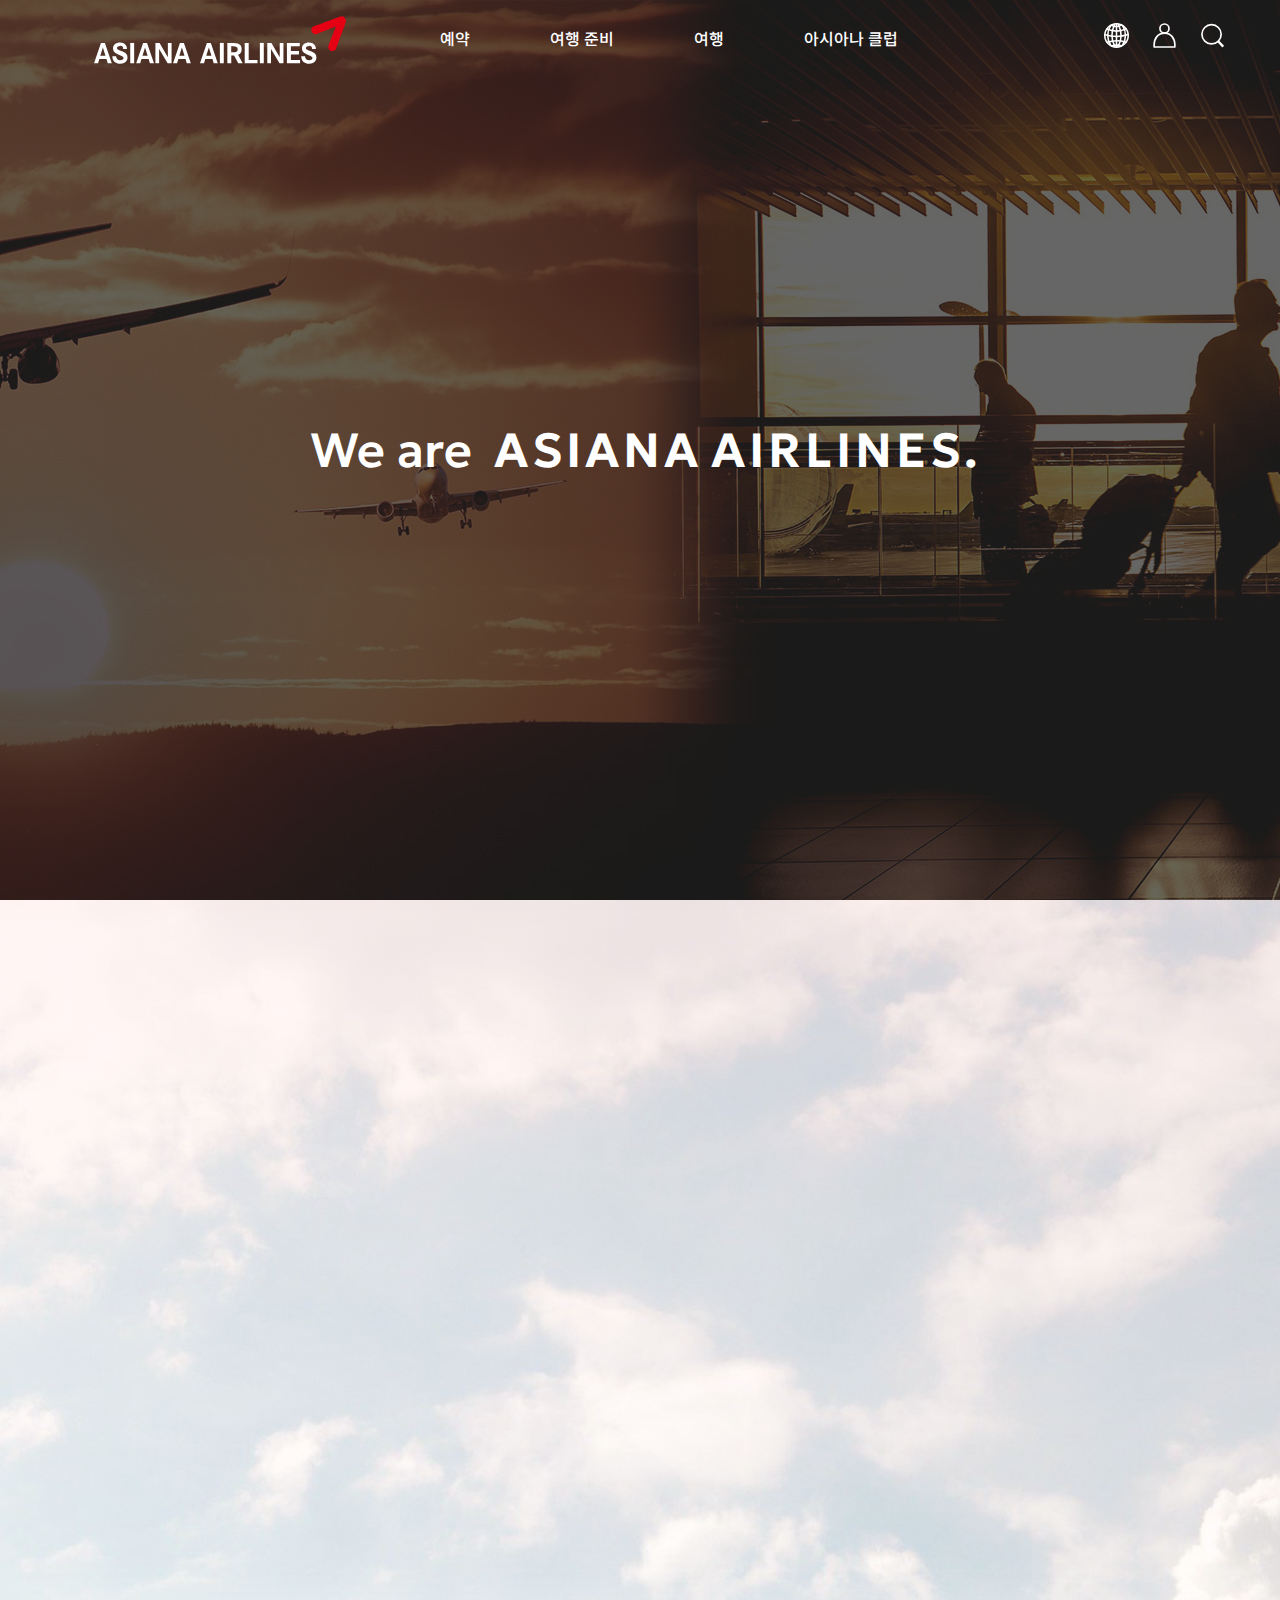
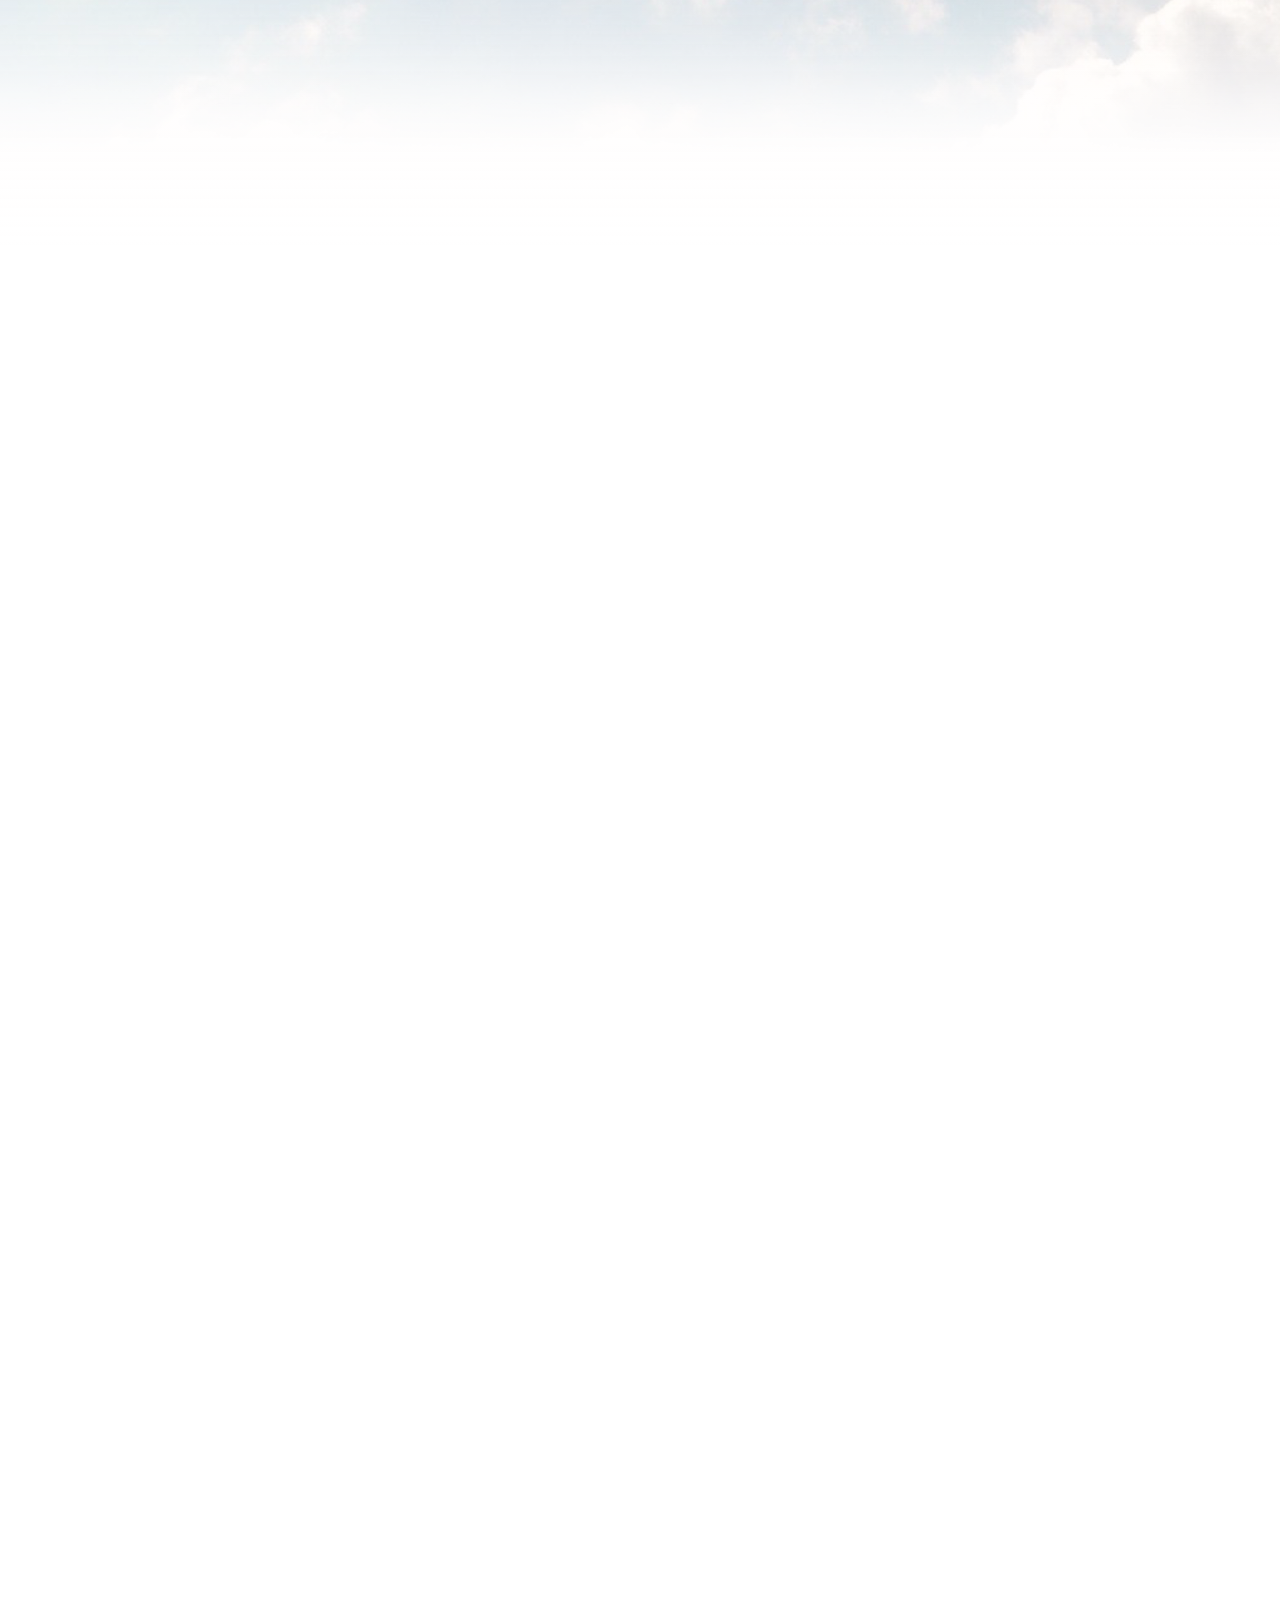
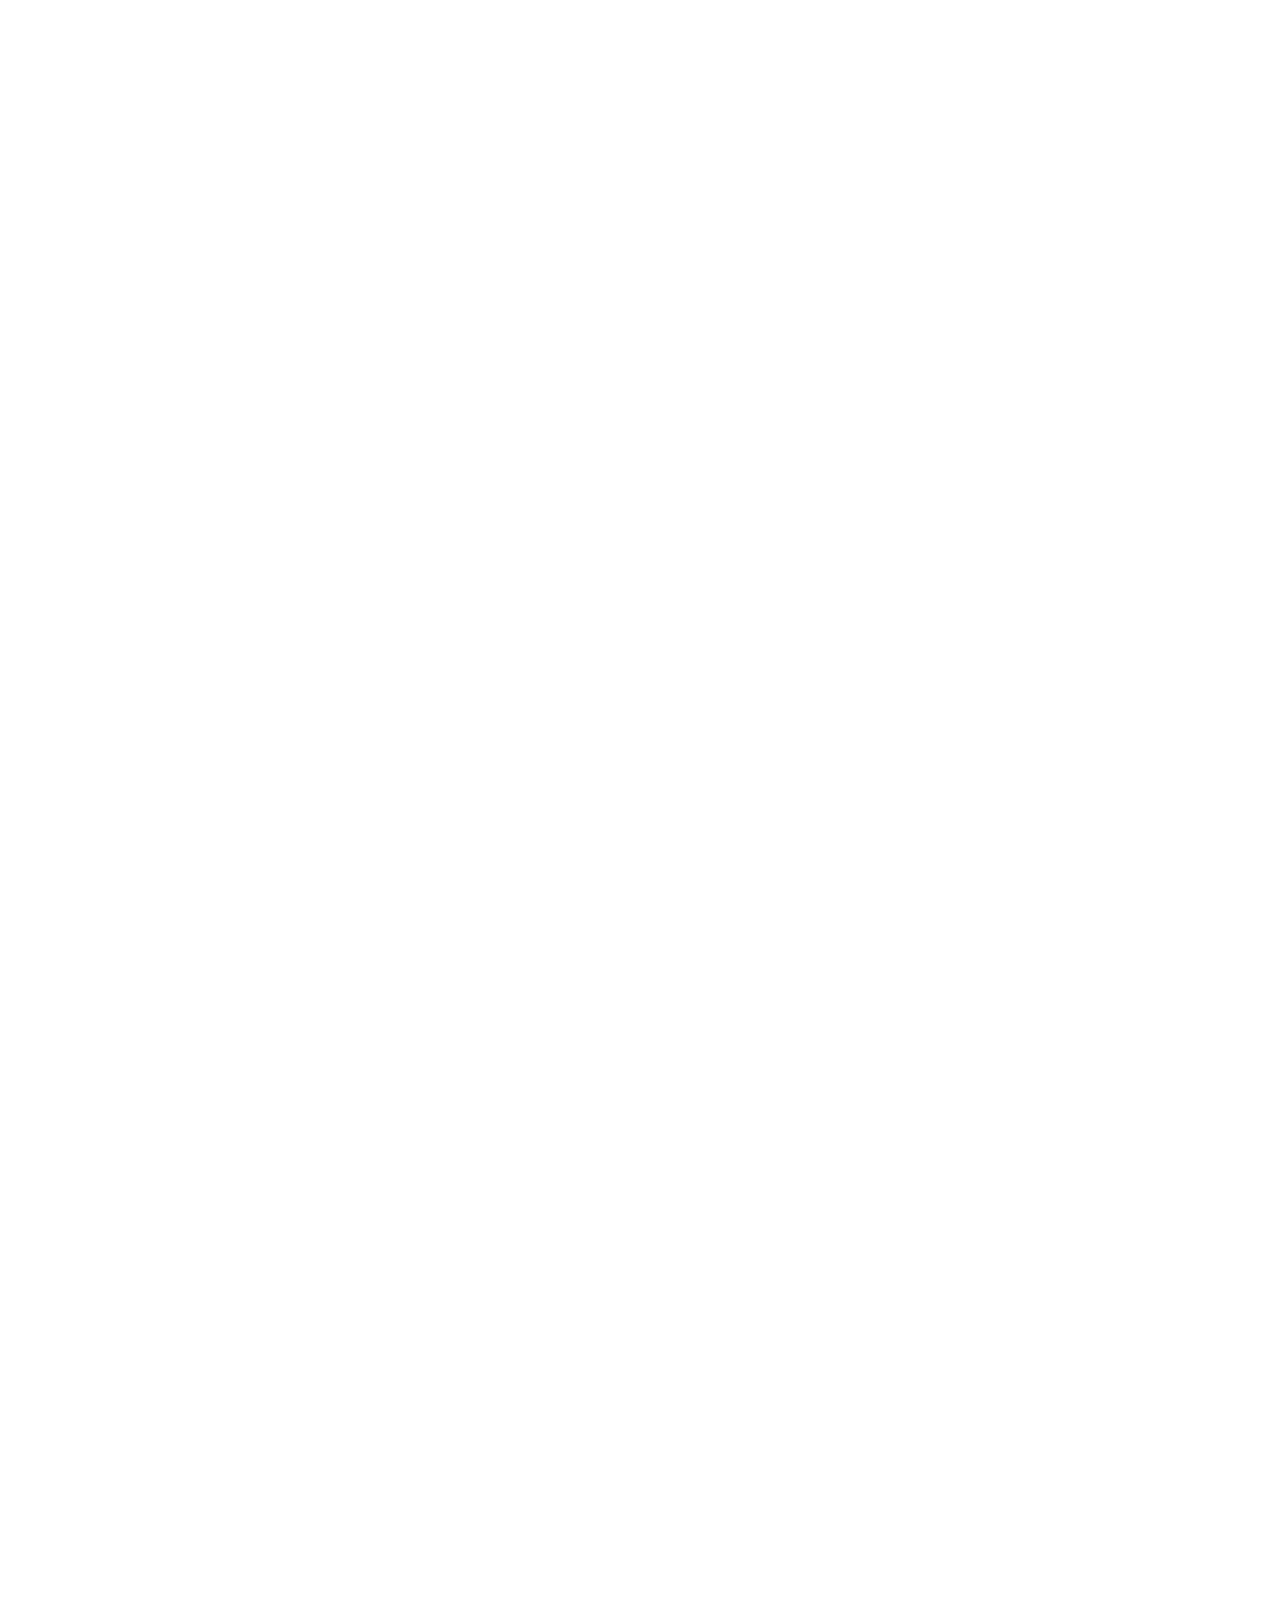
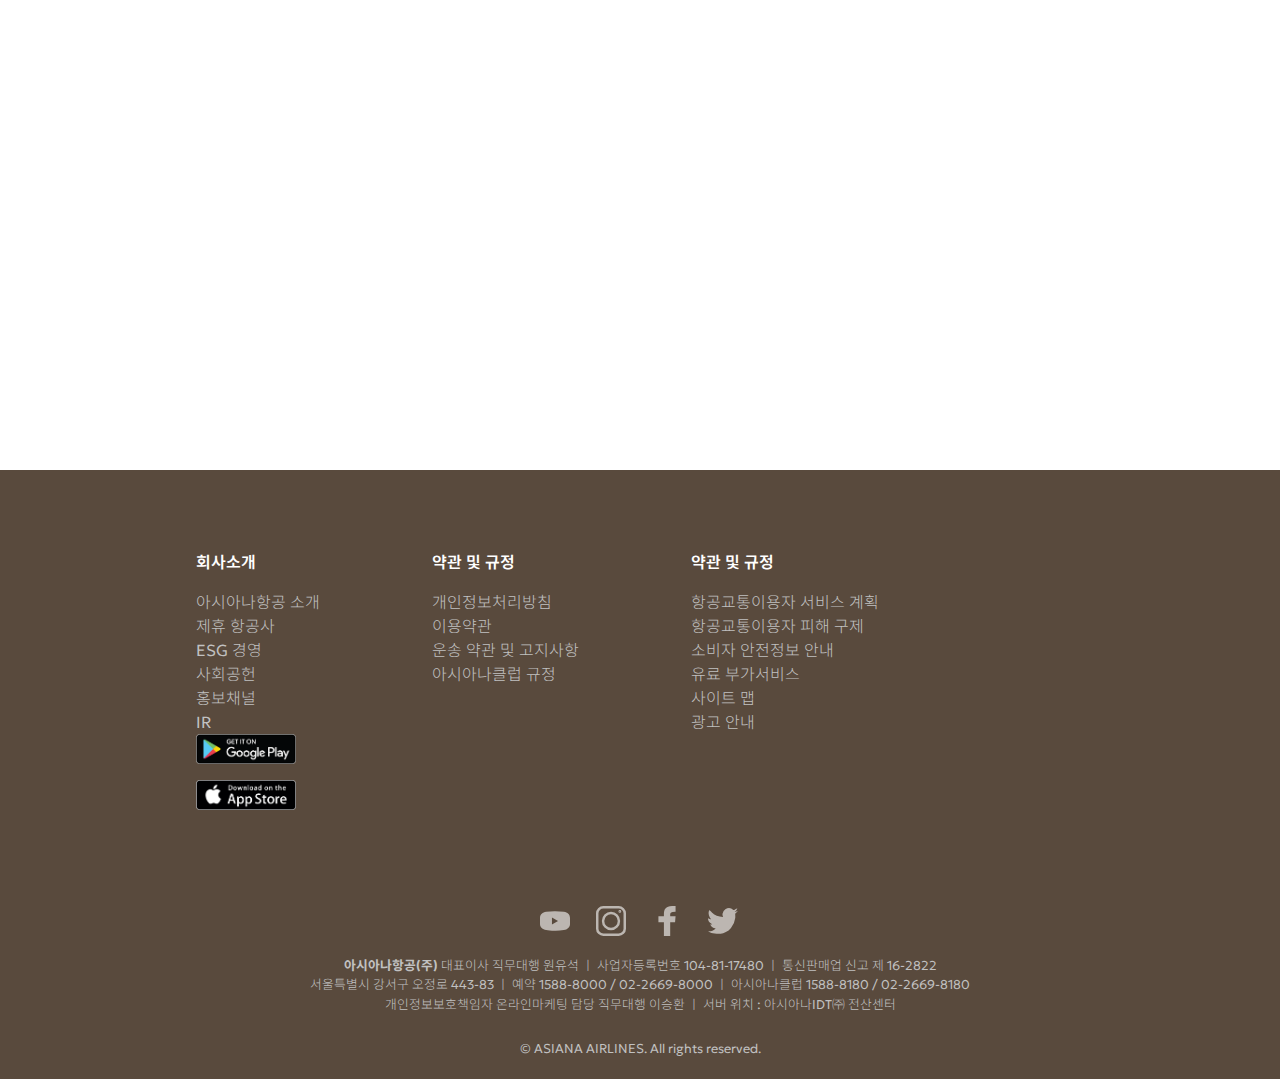
<file: asiana/index.html>
<!DOCTYPE html>
<html lang="ko">
<head>
  <meta charset="UTF-8">
  <meta http-equiv="X-UA-Compatible" content="IE=edge">
  <meta name="viewport" content="width=device-width, initial-scale=1.0">
  <title>아시아나항공 소개 반응형</title>
  <!--구글폰트-->
  <link rel="preconnect" href="https://fonts.googleapis.com">
  <link rel="preconnect" href="https://fonts.gstatic.com" crossorigin>
  <link href="https://fonts.googleapis.com/css2?family=Noto+Sans+KR:wght@100;300;400;500;700;900&display=swap" 
  rel="stylesheet">
  <link rel="preconnect" href="https://fonts.googleapis.com">
  <link rel="preconnect" href="https://fonts.gstatic.com" crossorigin>
  <link href="https://fonts.googleapis.com/css2?family=Geologica:wght@100;200;300;400;500;600;700;800;900&display=swap"
  rel="stylesheet">
  <!--스타일시트-->
  <link rel="stylesheet" href="css/reset.css">
  <link rel="stylesheet" href="css/style.css">
  <link rel="stylesheet" href="css/mediaQuery.css">
  <link rel="icon" type="image/svg" href="images/asianalogo-arrow.svg">
  <!--자바스크립트-->
  <script src="https://code.jquery.com/jquery-3.7.0.min.js"></script>
  <script src="js/script.js"></script>
</head>
<body>
  
  <header>

    <div id="header-wrap">
      <div id="asiana-logo">
        <img src="images/asianalogo.svg" alt="asiana-airlines-logo">
      </div><!--#asiana-logo-->
      <div id="nav-wrap">
        <ul id="nav-menus">
          <li><a href="#">예약</a></li>
          <li><a href="#">여행 준비</a></li>
          <li><a href="#">여행</a></li>
          <li><a href="#">아시아나 클럽</a></li>
        </ul>
        <ul id="nav-icons">
          <li class="btn-w">
            <button><img src="images/language.svg" alt="language-button"></button>
          </li>
          <li class="btn-w">
            <a href="#"><img src="images/login.svg" alt="login-icon"></a>
          </li>
          <li class="btn-w">
            <button><img src="images/search.svg" alt="search-button"></button>
          </li>
          <li class="btn-mo">
            <button><img src="images/togglemenu.svg" alt="togglemenu"></button>
          </li>
        </ul>
      </div><!--#nav-wrap-->
    </div><!--#header-wrap-->

  </header>

  <section id="banner">
    <div id="banner-bg">
      <div id="banner-h1">
        <h1>We are</h1>
        <p class="h1-p p1">
          <span>A</span>
          <span>S</span>
          <span>I</span>
          <span>A</span>
          <span>N</span>
          <span>A</span>
        </p>
        <p class="h1-p p2">
          <span>&nbsp;&nbsp; A</span>
          <span>I</span>
          <span>R</span>
          <span>L</span>
          <span>I</span>
          <span>N</span>
          <span>E</span>
          <span>S</span>
          <span>.</span>
        </p>
      </div>
    </div>
  </section><!--#baner-->

  <!-- container bg: cloud -->
  <div id="wrap">

    <div class="bg fixed-bg"></div>
    
    <main>
  
      <section id="section1">
        <div class="con-wrap better hidden">
          <div id="redbox">
            <div id="better-h1">
              <h1>
                Better flight,<br>
                Better tomorrow
              </h1>
              <p>
                더 나은 비행을 위한 우리의 노력이,<br>
                모두를 위한 더 나은 내일을 만들 수 있습니다.
              </p>
            </div>
          </div><!--#redox-->
          <div id="better-airplane">
            <img src="images/section1-airplane.png" alt="asiana-airplane">
          </div>
        </div>
      </section>
  
      <section id="section2">
        <div class="con-wrap start hidden">
          <div id="start-h2">
            <h2>Start</h2>
            <p>
              1988년 창립된 아시아나항공은<br>
              전 세계에 색동날개를 펼치는<br>
              글로벌 항공사로 성장하였습니다.<br><br>
              색동 고운 날개 만큼이나 아름다운 미소,<br>
              참신하고 정성 어린 서비스로 고객에게 다가갑니다.
            </p>
          </div>
          <div id="start-imgbx">
            <div class="mo-gradient"></div>
            <img src="images/asiana-start.jpeg" alt="asiana-color">
          </div>
        </div><!--.con-wrap start-->
  
        <div class="con-wrap safety hidden">
          <div class="safety-left">
          </div><!--.tp-bg-->
          <div class="safety-right">
            <div id="safety-imgbx">
              <img src="images/safety.jpeg" alt="plane-seats">
            </div>
            <div id="safety-h2">
              <h2>Safety</h2>
              <p>
                최신 설비로 안전을 최우선으로 추구하며<br>
                미래를 향한 비상을 계속하고 있습니다.<br><br>
                또한, 윤리/환경/상생 경영 및 사회공헌에<br>
                이르기까지 기업의 사회적 책임을 다하여<br>
                지속 가능한 성장을 추구하는<br>
                세계 최고의 항공사가 되고자 합니다.<br><br>
                아시아나항공과 함께
                즐겁고 편안한 여행 되시길 바랍니다.
              </p>
            </div>
          </div>
        </div><!--.con-wrap safety-->
      </section>
  
      <section id="section3">
        <div class="con-wrap service hidden">
          <div id="service-bg"></div>
          <div id="service-h2">
            <h2>4 Services</h2>
            <p>
              아시아나항공은 <span>‘고객이 원하는 시간과 장소에 가장 안전하고, 빠르고, 쾌적하게 모시는 것’</span>을 기본 철학으로 삼고<br>
              <span>‘최고의 안전과 서비스를 통한 고객 만족’</span>의 경영이념을 실천하고 있습니다.
            </p>
          </div><!--#service-h2-->
        </div><!--.service-->
  
        <div class="con-wrap four hidden">
          <div id="four-wrap">
            <ul id="four-texts">
              <li>
                <div class="nb first">01</div>
                <div class="window-text">
                  <h3>
                    참신한<br>
                    서비스
                  </h3>
                  <p>
                    최신 기종의 새비행기와<br>
                    진부하지 않고 언제나 신선함을<br>
                    잃지 않는 새로운 마음으로<br>
                    고객을 모십니다.
                  </p>
                </div>
              </li>
              <li>
                <div class="nb second">02</div>
                <div class="window-text">
                  <h3>
                    정성어린<br>
                    서비스
                  </h3>
                  <p>
                    눈에 보이지 않는 작은일까지도<br>
                    한국적인 미덕이 몸에서 배어나는<br>
                    세심한 배려와 친절로<br>
                    고객을 모십니다.
                  </p>
                </div>
              </li>
              <li>
                <div class="nb third">03</div>
                <div class="window-text">
                  <h3>
                    상냥한<br>
                    서비스
                  </h3>
                  <p>
                    마음에서 우러나는 밝고 환한 미소와<br>
                    항상 상냥한 모습으로<br>
                    고객을 모십니다.
                  </p>
                </div>    
              </li>
              <li>
                <div class="nb fourth"><span>04</span></div>
                <div class="window-text">
                  <h3>
                    고급스런<br>
                    서비스
                  </h3>
                  <p>
                    기내식과 작은 비품, 행동까지도<br>
                    품격을 생각하는 최고급의 정신으로<br>
                    고객을 모십니다.
                  </p>
                </div>
              </li>
            </ul><!--#four-services-->
  
          </div>
        </div>
      </section>
  
    </main>
  
    <footer>
  
      <div id="footer-wrap">
        <div id="ft-menu">
          <div class="ft-4">
            <h6>회사소개</h6>
            <ul>
              <li><a href="#">아시아나항공 소개</a></li>
              <li><a href="#">제휴 항공사</a></li>
              <li><a href="#">ESG 경영</a></li>
              <li><a href="#">사회공헌</a></li>
              <li><a href="#">홍보채널</a></li>
              <li><a href="#">IR</a></li>
            </ul>
          </div>
          <div class="ft-4">
            <h6>약관 및 규정</h6>
            <ul>
              <li><a href="#">개인정보처리방침</a></li>
              <li><a href="#">이용약관</a></li>
              <li><a href="#">운송 약관 및 고지사항</a></li>
              <li><a href="#">아시아나클럽 규정</a></li>
            </ul>
          </div>
          <div class="ft-4">
            <h6>약관 및 규정</h6>
            <ul>
              <li><a href="#">항공교통이용자 서비스 계획</a></li>
              <li><a href="#">항공교통이용자 피해 구제</a></li>
              <li><a href="#">소비자 안전정보 안내</a></li>
              <li><a href="#">유료 부가서비스</a></li>
              <li><a href="#">사이트 맵</a></li>
              <li><a href="#">광고 안내</a></li>
            </ul>
          </div>
          <div class="ft-4">
            <a href="#"><img src="images/googlestore.png"alt="googlestore"></a>
            <a href="#"><img src="images/appstore.png"alt="appstore"></a>
          </div>
        </div>
        <div id="sns">
          <ul id="sns-wrap">
            <li>
              <a href="#"><img src="images/youtube.svg" alt="sns-youtube"></a>
            </li>
            <li>
              <a href="#"><img src="images/instagram.svg" alt="sns-insta"></a>
            </li>
            <li>
              <a href="#"><img src="images/facebook.svg" alt="sns-facebook"></a>
            </li>
            <li>
              <a href="#"><img src="images/twitter.svg" alt="sns-twitter"></a>
            </li>
          </ul><!--#sns-wrap-->
        </div><!--#sns-->
        <div id="copy">
          <p>
            <span>아시아나항공(주)</span> 대표이사 직무대행 원유석 ㅣ 사업자등록번호 104-81-17480  ㅣ 통신판매업 신고 제 16-2822<br>
            서울특별시 강서구 오정로 443-83 ㅣ 예약 1588-8000 / 02-2669-8000 ㅣ 아시아나클럽 1588-8180 / 02-2669-8180<br>
            개인정보보호책임자 온라인마케팅 담당 직무대행 이승환 ㅣ 서버 위치 : 아시아나IDT㈜ 전산센터
          </p>
          <span>© ASIANA AIRLINES. All rights reserved.</span>
        </div><!--#copy-->
      </div><!--#footer-wrap-->
  
    </footer>
  </div><!--#wrap-->
</body>
</html>
</file>
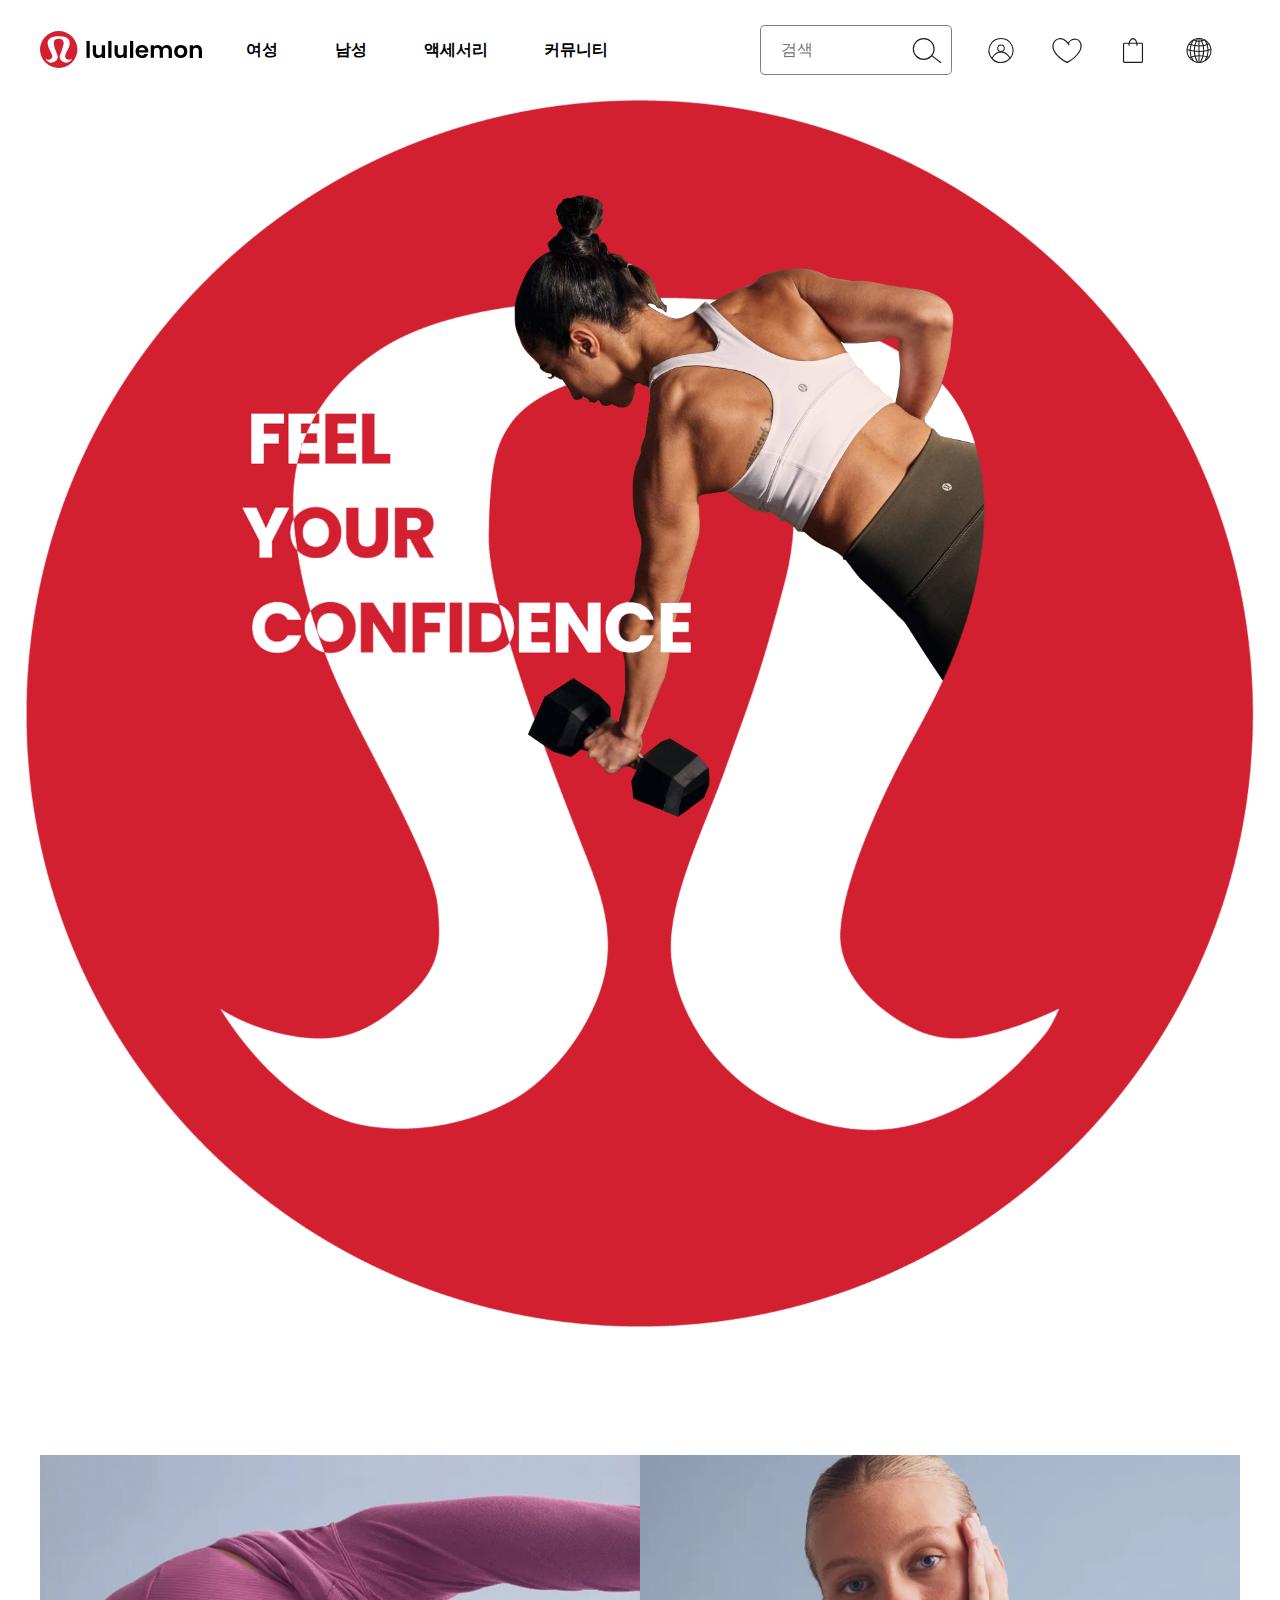
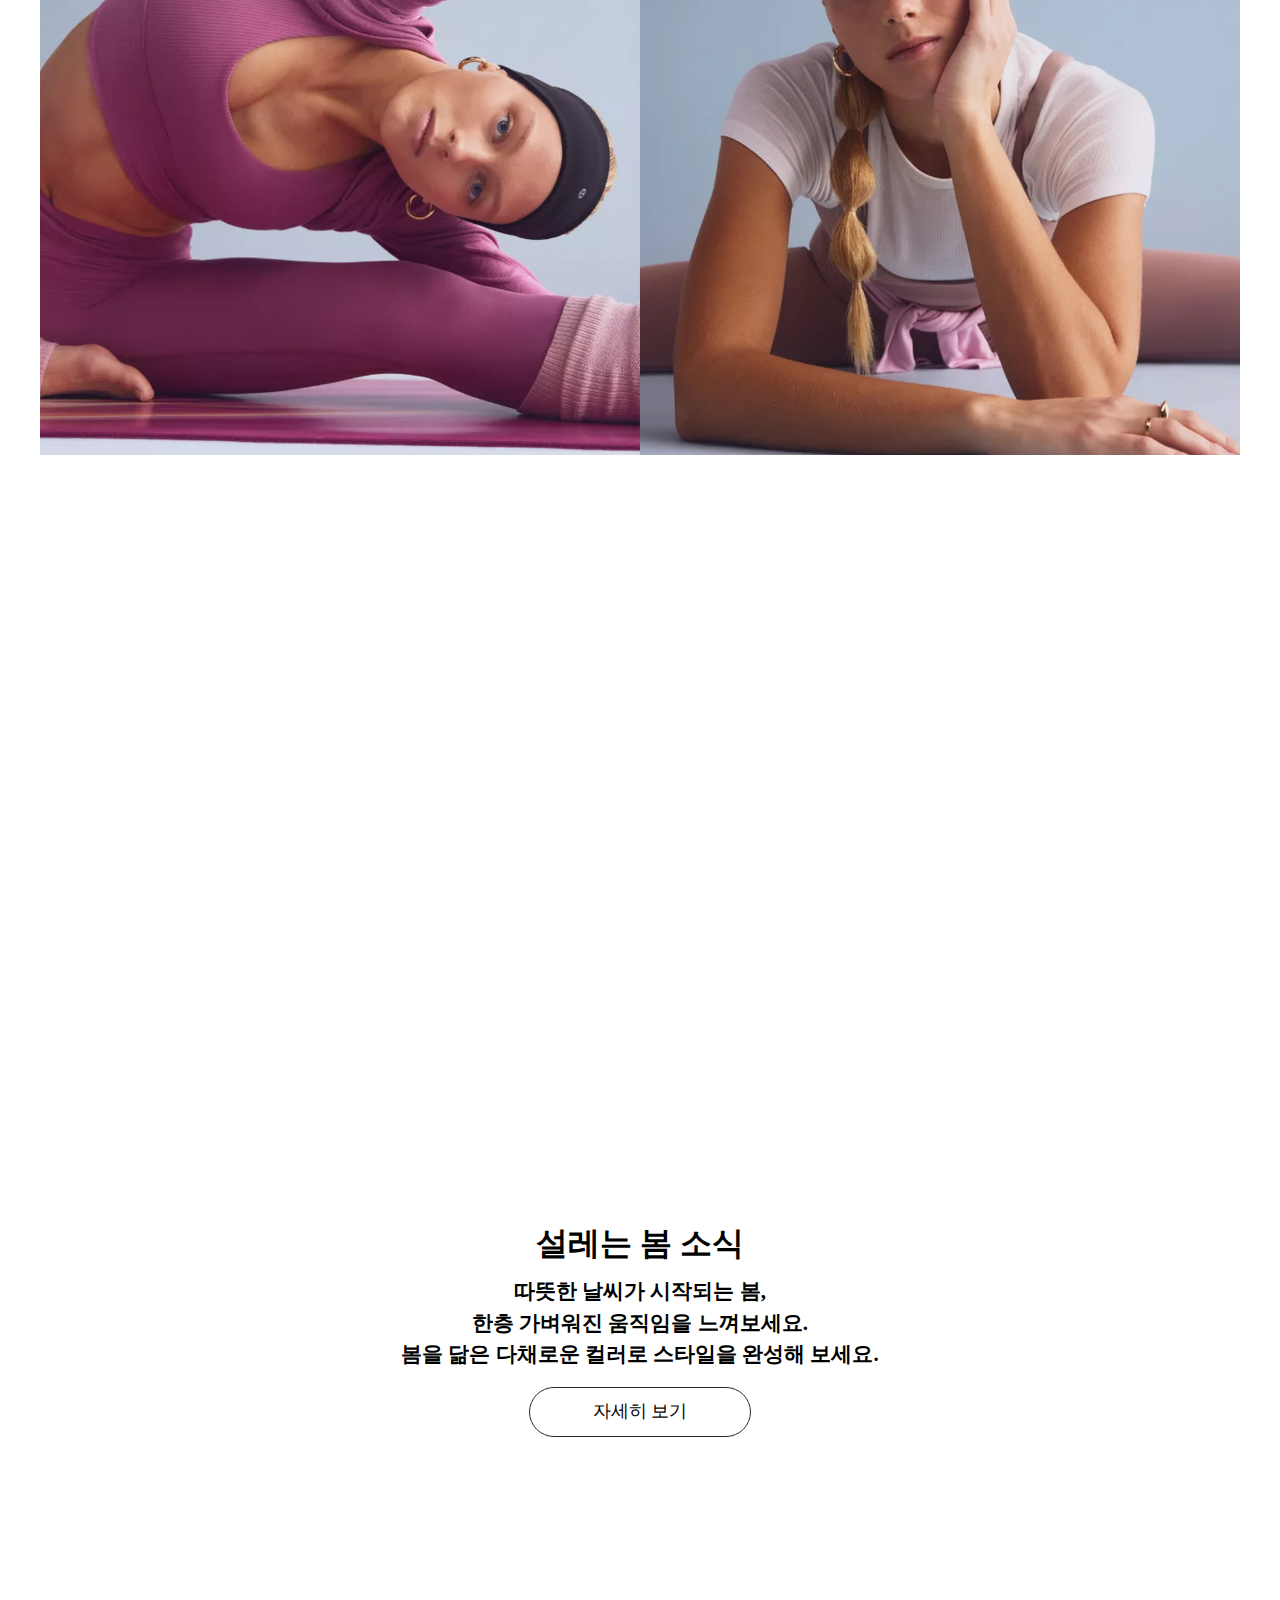
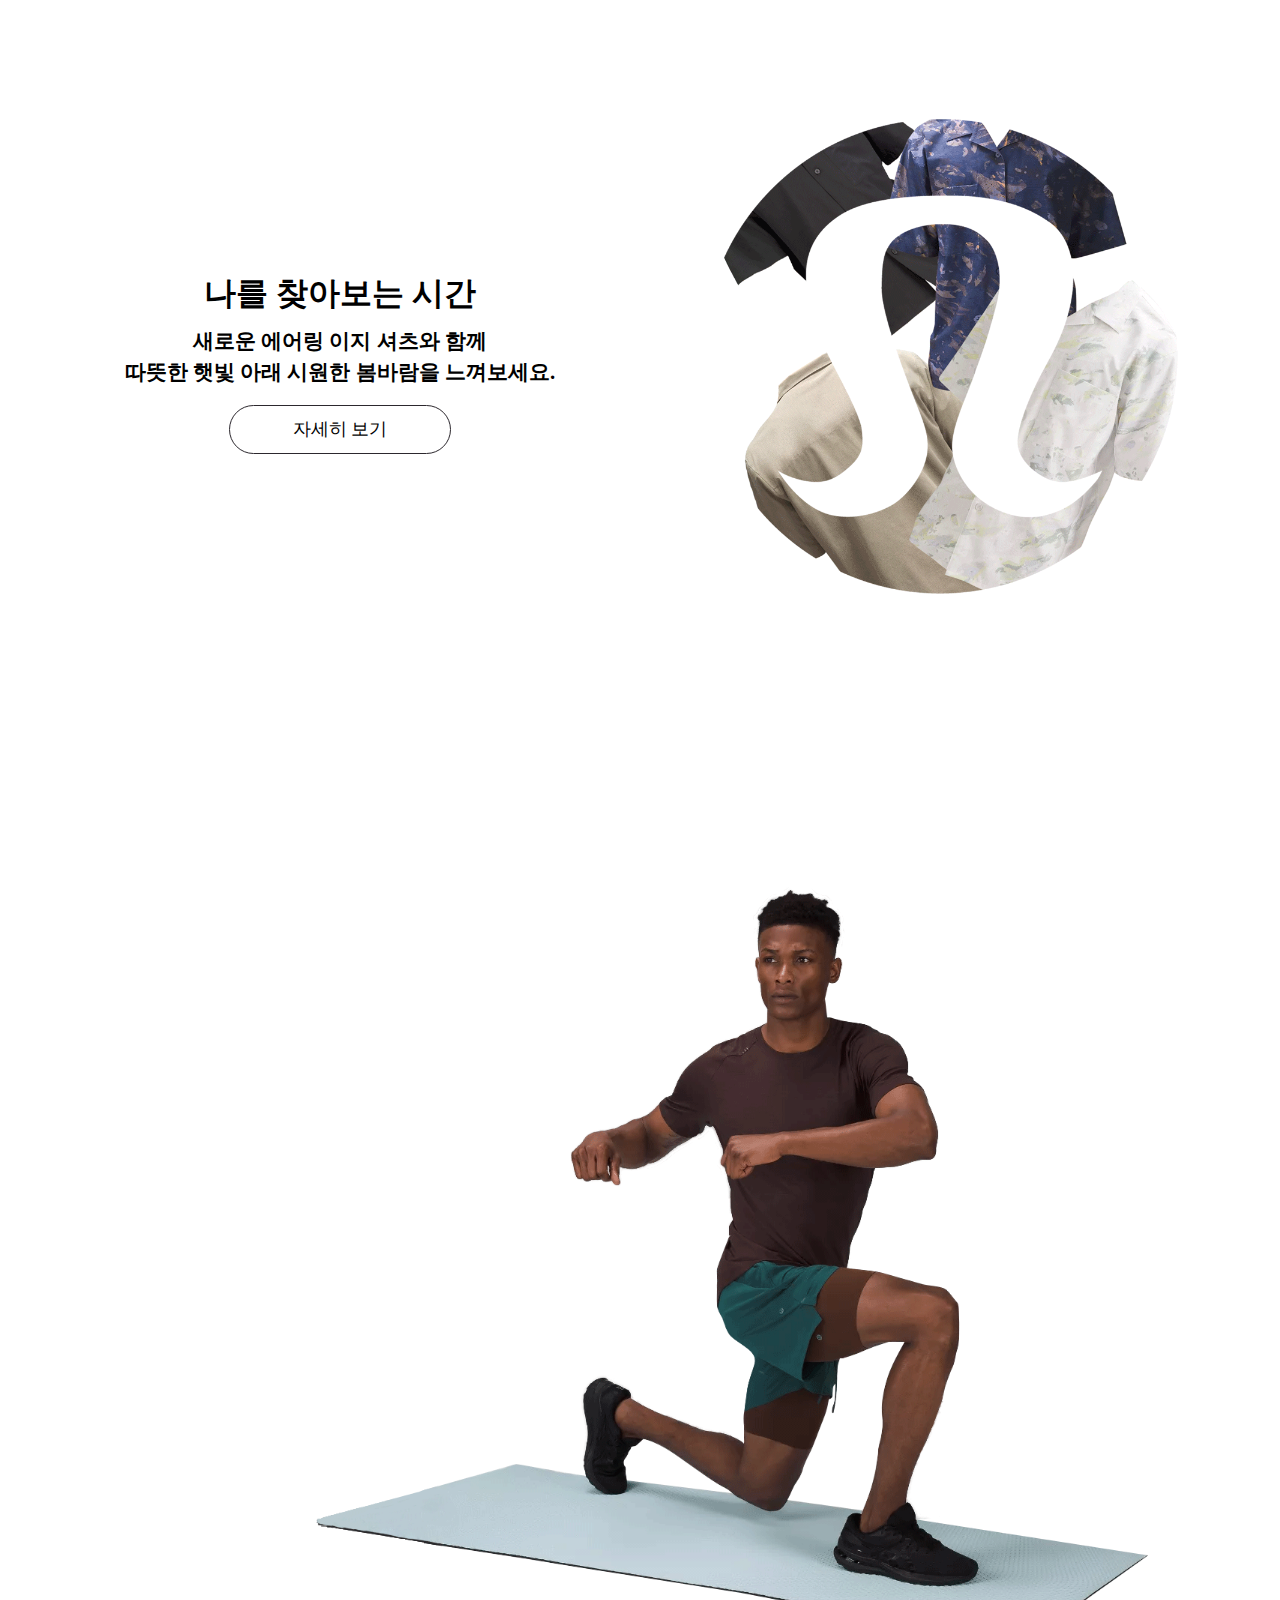
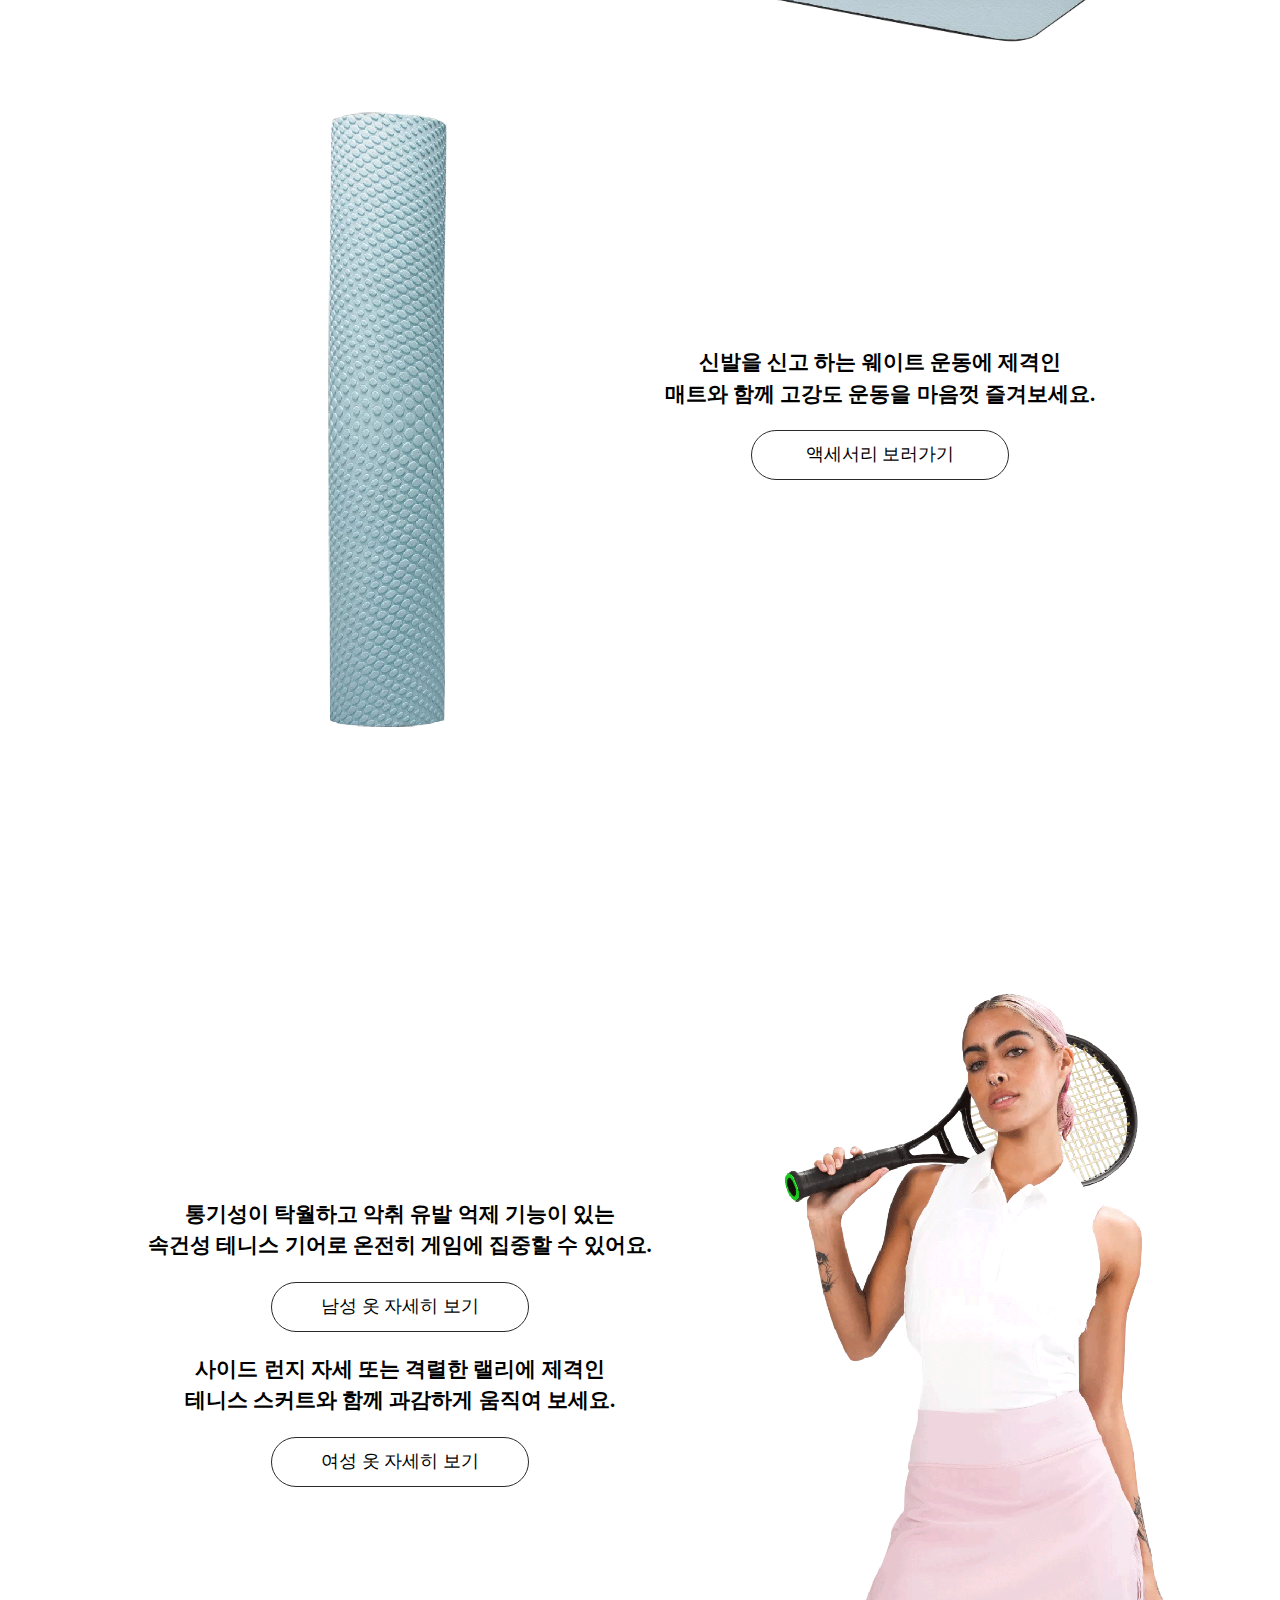
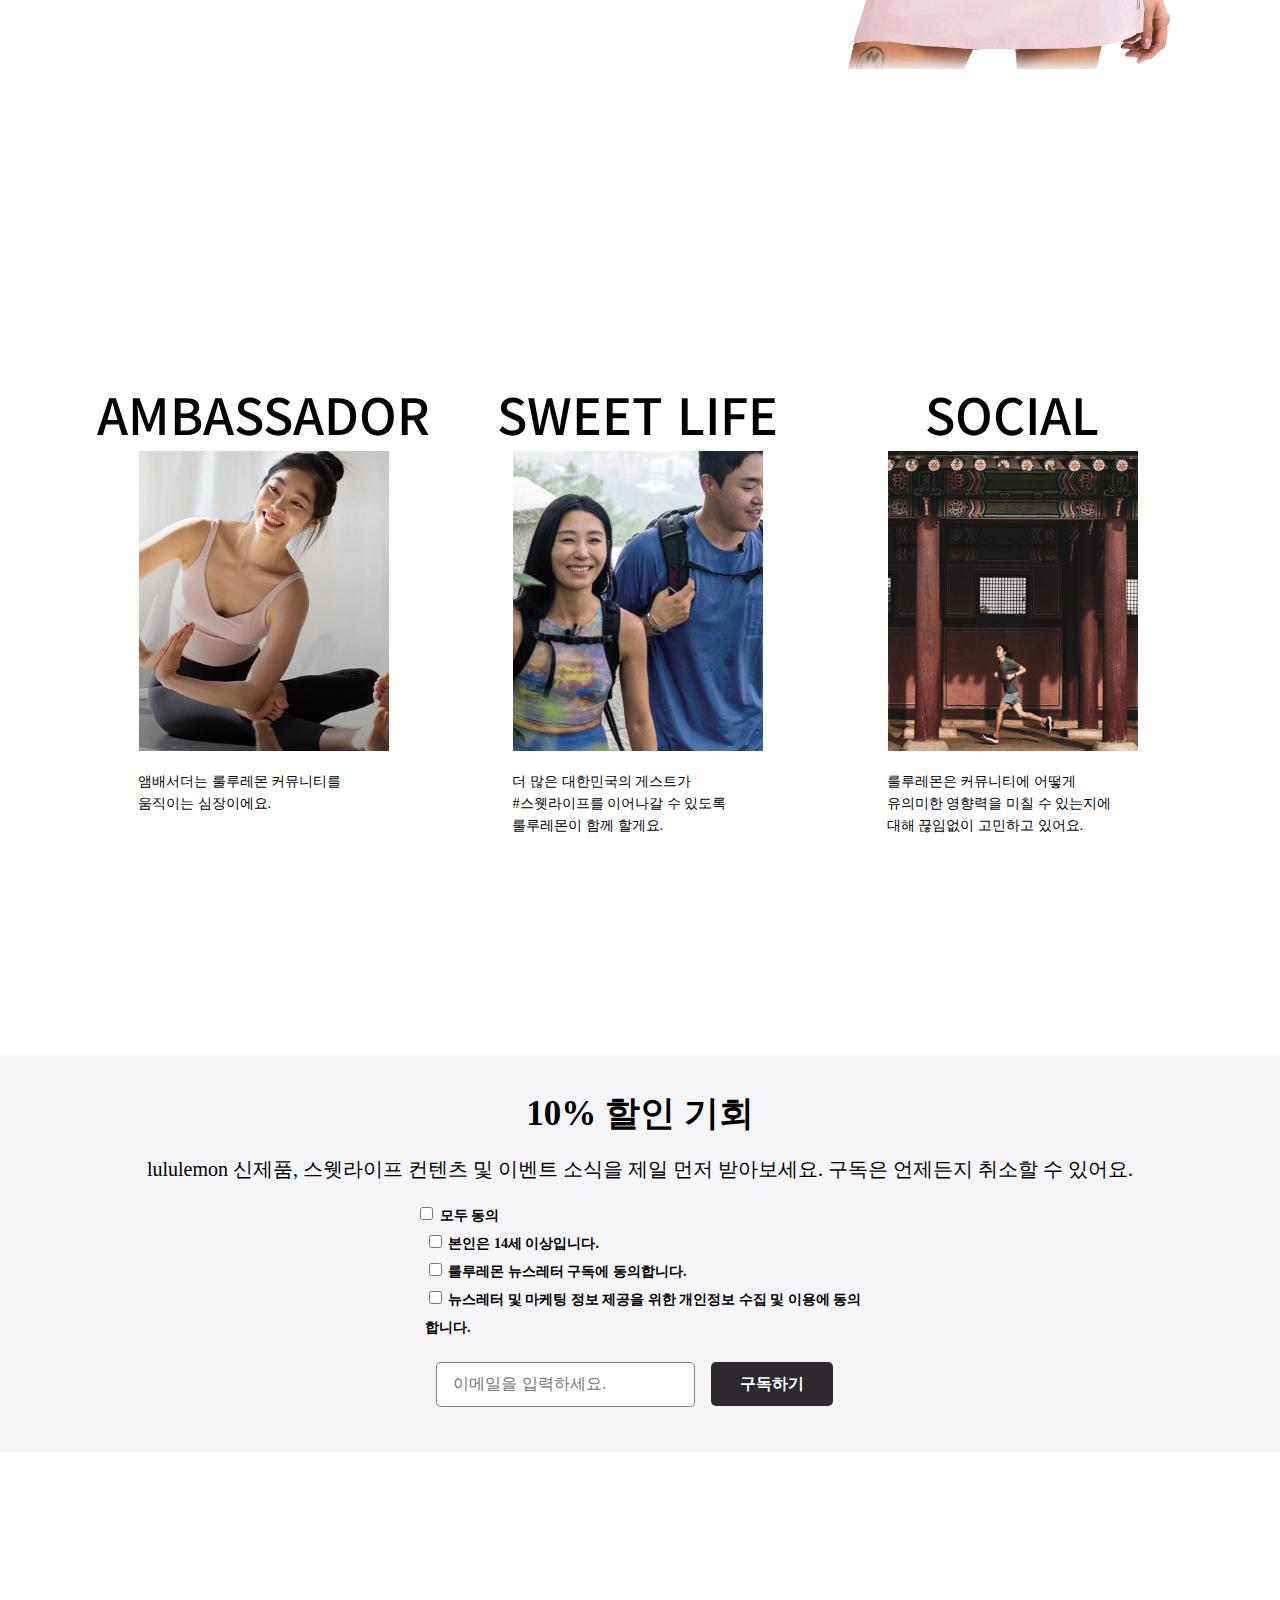
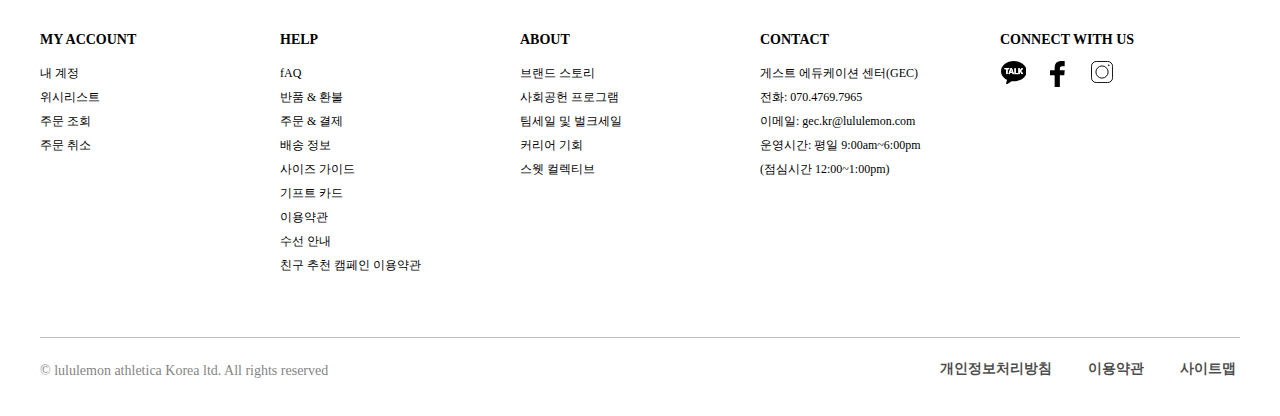
<file: lululemon/index.html>
<!DOCTYPE html>
<html lang="ko">
<head>
    <meta charset="UTF-8">
    <meta http-equiv="X-UA-Compatible" content="IE=edge">
    <meta name="viewport" content="width=device-width, initial-scale=1.0">
    <title>룰루레몬 웹 리뉴얼</title>
    <!--구글폰트-->
    <link rel="preconnect" href="https://fonts.googleapis.com">
    <link rel="preconnect" href="https://fonts.gstatic.com" crossorigin>
    <link href="https://fonts.googleapis.com/css2?family=Noto+Sans+KR:wght@100;300;400;500;700;900&display=swap" 
    rel="stylesheet">
    <!--스타일시트-->
    <link rel="stylesheet" href="css/reset.css">
    <link rel="stylesheet" href="css/main.css">
    <link rel="icon" type="image/png" href="../lululemon/images/main/lululemonlogo.png">
    <!--자바스크립트-->
    <script src="https://code.jquery.com/jquery-3.7.0.min.js"></script>
    <script src="js/main.js"></script>
</head>
<body>
  <header id="header">
    <div id="header-wrap">

      <!--menu-->
      <div id="menu">
        <div id="logo">
          <a href="index.html">
            <img src="images/lululemonlogo.svg" alt="lululemonlogo">
          </a>
        </div> <!--#logo-->
        <ul id="nav">
          <li><a href="index-info.html">여성</a></li>
          <li><a href="#">남성</a></li>
          <li><a href="#">액세서리</a></li>
          <li><a href="#">커뮤니티</a></li>
        </ul><!--#nav-->
      </div><!--#menu-->

      <!--pictogram-->
      <div id="pictogram">
        
        <div id="search">
          <form>
            <input type="search" id="search-input" placeholder="검색">
            <button>
              <svg id="search-icon" data-name="search-icon" xmlns="http://www.w3.org/2000/svg" viewBox="0 0 98.23 86.2">
                <title>search</title><circle cx="37.75" cy="37.75" r="35.75" style="fill:none;stroke:#1d1d1b;stroke-miterlimit:10;stroke-width:4px"/><line x1="65.65" y1="60.84" x2="96.23" y2="84.2" style="fill:none;stroke:#1d1d1b;stroke-linecap:round;stroke-linejoin:round;stroke-width:4px"/>
              </svg>
            </button>
          </form>
        </div><!--#search-->

        <ul id="icons">
          <li>
            <a href="#">
              <svg id="login" data-name="login" xmlns="http://www.w3.org/2000/svg" viewBox="0 0 96.7 96.7"><defs><style>.cls-1{fill:none;stroke:#1d1d1b;stroke-linecap:round;stroke-linejoin:round;stroke-width:4px;}</style></defs><title>룰루레몬 픽토그램</title><circle class="cls-1" cx="48.35" cy="39.9" r="12.68"/><path class="cls-1" d="M50,96.35c-25.48,0-33.78-15.67-34-14.94a46.31,46.31,0,0,0,68.75-.68C84.45,80.21,73.67,96.35,50,96.35Z" transform="translate(-1.65 -1.65)"/><path class="cls-1" d="M50,3.65A46.34,46.34,0,0,0,15.93,81.41c.24-.73,8.54-25.49,34-25.49,23.72,0,34.5,24.29,34.73,24.81A46.33,46.33,0,0,0,50,3.65Z" transform="translate(-1.65 -1.65)"/>
              </svg>
            </a>
          </li>
          <li>
            <a href="#">
              <svg id="wish" data-name="wish" xmlns="http://www.w3.org/2000/svg" viewBox="0 0 97.61 83.08"><defs><style>.cls-1{fill:none;stroke:#1d1d1b;stroke-linecap:round;stroke-miterlimit:10;stroke-width:4px;}</style></defs><title>whish</title><path class="cls-1" d="M56.36,30.61S42.61,6.87,23.86,10.93C4.93,15-3.56,35.05,9.44,55.31S49.81,89.54,49.81,89.54" transform="translate(-1.19 -8.46)"/><path class="cls-1" d="M54.37,26.13s6.86-14.94,24.72-13.55C93.74,13.72,104,34.93,90.57,54.94,75.7,77.15,50.12,89.54,50.12,89.54" transform="translate(-1.19 -8.46)"/>
              </svg>
            </a>
          </li>
          <li>
            <a href="#">
              <svg id="bag" data-name="bag" xmlns="http://www.w3.org/2000/svg" viewBox="0 0 68.46 85.2"><defs><style>.cls-1{fill:none;stroke:#1d1d1b;stroke-linecap:round;stroke-linejoin:round;stroke-width:4px;}</style></defs><title>bag</title><rect class="cls-1" x="2" y="17.85" width="64.46" height="65.35" rx="3.03"/><path class="cls-1" d="M63.6,32.49C63.6,19.74,57.51,9.4,50,9.4S36.4,19.74,36.4,32.49" transform="translate(-15.77 -7.4)"/>
              </svg>
            </a>
          </li>
          <li>
            <a href="#">
              <svg id="language" data-name="language" xmlns="http://www.w3.org/2000/svg" viewBox="0 0 96.37 96.37"><defs><style>.cls-1{fill:none;stroke:#1d1d1b;stroke-linecap:round;stroke-miterlimit:10;stroke-width:4px;}</style></defs><title>language</title><circle class="cls-1" cx="48.18" cy="48.18" r="46.18"/><path class="cls-1" d="M12,24.76a103.11,103.11,0,0,0,38.23,8A89.93,89.93,0,0,0,88,24" transform="translate(-1.82 -1.82)"/><path class="cls-1" d="M26.43,12.27s-11,16.86-11,37.56c0,21,11.81,38.35,11.81,38.35" transform="translate(-1.82 -1.82)"/>
                <path class="cls-1" d="M74.29,12.15s11,16.86,11,37.56c0,21-11.81,38.36-11.81,38.36" transform="translate(-1.82 -1.82)"/><path class="cls-1" d="M42.57,7S32,26.89,32,50.41c0,23.83,11.68,42.83,11.68,42.83" transform="translate(-1.82 -1.82)"/><path class="cls-1" d="M57.43,7S68.05,26.89,68.05,50.41c0,23.83-11.68,42.83-11.68,42.83" transform="translate(-1.82 -1.82)"/><path class="cls-1" d="M4.61,47.28s24.16,6.39,46.45,6.39a134.34,134.34,0,0,0,44.33-7.34" transform="translate(-1.82 -1.82)"/><path class="cls-1" d="M13,77a116.57,116.57,0,0,1,37.6-6.53,118.54,118.54,0,0,1,37.08,5.74" transform="translate(-1.82 -1.82)"/><path class="cls-1" d="M29,9.58S39.74,14.7,49.76,14.7C59,14.7,71,9.22,71,9.22" transform="translate(-1.82 -1.82)"/><line class="cls-1" x1="48.18" y1="2" x2="48.18" y2="94.37"/>
              </svg>
            </a>
          </li>
        </ul><!--#icons-->
      </div><!--#pictogram-->

    </div><!--#header-wrap-->
  </header>

  <main>

    <!--banner-->
    <section id="banner">
      <div id="banner-wrap">
        <img src="images/main/banner1.png" alt="bannertop">
        <img src="images/main/banner2.png" alt="bannerbottom">
      </div>
    </section>
 
    <!--content-->
    <section id="seasonItem" class="wrap-1200">
      <div id="season-background">
        <div class="left box"></div>
        <div class="right box"></div>
      </div>
      <div id="season-yoga">
        <img src="images/main/season3.png" alt="yoga">
      </div>
      <div id="seasonTxt">
        <h3 class="txtTitle">설레는 봄 소식</h3>
        <p class="txtComment">
          따뜻한 날씨가 시작되는 봄,<br>
          한층 가벼워진 움직임을 느껴보세요.<br>
          봄을 닮은 다채로운 컬러로 스타일을 완성해 보세요.
        </p>
        <a href="index-info.html" class="detailbutton">자세히 보기</a>
      </div><!--#seasonTxt-->
    </section>

    <section id="menItem" class="wrap-1200">
      <div id="menItem-wrap">
        <div id="menItemTxt">
          <h3 class="txtTitle">나를 찾아보는 시간</h3>
          <p class="txtComment">
            새로운 에어링 이지 셔츠와 함께<br>
            따뜻한 햇빛 아래 시원한 봄바람을 느껴보세요.
          </p>
          <a href="#" class="detailbutton">자세히 보기</a>
        </div><!--#menItemTxt-->
        <div id="menItemImage">
          <img src="images/main/lululemon-men.png" alt="menNewItem">
        </div><!--#menItemImage-->
      </div>
    </section><!--#menItem-->

    <section id="accessoryItem" class="wrap-1200">

      <div id="accessoryMen">
        <img src="images/main/accessory-men.png" alt="men-on-the-matte">
      </div><!--#accessoryMen 액세서리 남자 사진-->

      <div id="accessoryMatte"> <!-- 요가매트 & 코멘트 -->
        <div id="matteImage">
          <img src="images/main/accessory-matte.png" alt="accessory-matte">
        </div><!--#accessoryImage-->
        <div id="accessoryTxt">
          <p class="txtComment">
            신발을 신고 하는 웨이트 운동에 제격인<br>
            매트와 함께 고강도 운동을 마음껏 즐겨보세요.
          </p>
          <a href="#" class="detailbutton">액세서리 보러가기</a>
        </div><!--#accessoryTxt-->
      </div><!--#accessoryMatte-->
      
    </section>

    <section id="tennisItem" class="wrap-1200">
      <div id="tennisWoman">
        <div id="tennisTxt">
          <div id="txt-wrap">
            <p class="txtComment">
              통기성이 탁월하고 악취 유발 억제 기능이 있는<br>
              속건성 테니스 기어로 온전히 게임에 집중할 수 있어요.
            </p>
            <a href="#" class="detailbutton">남성 옷 자세히 보기</a>
          </div>
          <div><!--#txt-wrap-->
            <p class="txtComment">
              사이드 런지 자세 또는 격렬한 랠리에 제격인<br>
              테니스 스커트와 함께 과감하게 움직여 보세요.
            </p>
            <a href="#" class="detailbutton">여성 옷 자세히 보기</a>
          </div>
          </div>
        <div id="womanImage">
          <ul>
            <li><img src="images/main/tennis1.png"></li>
            <li><img src="images/main/tennis2.png"></li>
          </ul>
        </div>
      </div><!--#tennisWoman-->
    </section>

    <section id="community" class="wrap-1200">
      <div id="community-wrap">
        <ul>
          <li>
            <h1>AMBASSADOR</h1>
            <div class="image-wrap ambassador">
            </div>
            <p>
              앰배서더는 룰루레몬 커뮤니티를<br>
              움직이는 심장이에요.
            </p>
            <div class="image-bg"></div>
          </li>
          <li>
            <h1>SWEET LIFE</h1>
            <div class="image-wrap life">
            </div>
            <p>
              더 많은 대한민국의 게스트가<br>
              #스웻라이프를 이어나갈 수 있도록<br>
              룰루레몬이 함께 할게요.
            </p>
            <div class="image-bg"></div>
          </li>
          <li>
            <h1>SOCIAL</h1>
            <div class="image-wrap social">
            </div>
            <p>
              룰루레몬은 커뮤니티에 어떻게<br> 
              유의미한 영향력을 미칠 수 있는지에<br> 
              대해 끊임없이 고민하고 있어요.
            </p>
            <div class="image-bg"></div>
          </li>
        </ul>
      </div>
    </section><!--#community-->

    <section id="subscribe">
      <div id="subscribeTxt">
        <h2>10% 할인 기회</h2>
        <p>lululemon 신제품, 스웻라이프 컨텐츠 및 이벤트 소식을 제일 먼저 받아보세요. 구독은 언제든지 취소할 수 있어요.</p>
        <div id="form-wrap">
          <form id="agreeform">
            <div class="checkbox">
              <label><input type="checkbox" id="allagree" name="subscribe" value="allagree"> 모두 동의</label>
            </div>
            <div class="checkbox">
              <label><input type="checkbox" class="peragree" name="subscribe" value="14years"> 본인은 14세 이상입니다.</label>
            </div>
            <div class="checkbox">
              <label><input type="checkbox" class="peragree" name="subscribe" value="imagree"> 룰루레몬 뉴스레터 구독에 동의합니다.</label>
            </div>
            <div class="checkbox">
              <label><input type="checkbox" class="peragree" name="subscribe" value="marketing"> 뉴스레터 및 마케팅 정보 제공을 위한 개인정보 수집 및 이용에 동의합니다.</label>
            </div>
            <div id="email-wrap">
              <input type="email" id="email" placeholder="이메일을 입력하세요.">
              <button id="subbutton">구독하기</button>
            </div><!--#email-wrap-->
          </form><!--#agreeform-->
        </div>
      </div><!--#subscribeTxt-->
    </section><!--#subscribe-->

  </main>

  <footer id="footer">
    <div id="ft-wrap">
      <div id="ftmenu">
        <div class="ftTxt">
          <h3>MY ACCOUNT</h3>
          <ul>
            <li><a href="#">내 계정</a></li>
            <li><a href="#">위시리스트</a></li>
            <li><a href="#">주문 조회</a></li>
            <li><a href="#">주문 취소</a></li>
          </ul>
        </div>
        <div class="ftTxt">
          <h3>HELP</h3>
          <ul>
            <li><a href="#">fAQ</a></li>
            <li><a href="#">반품 & 환불</a></li>
            <li><a href="#">주문 & 결제</a></li>
            <li><a href="#">배송 정보</a></li>
            <li><a href="#">사이즈 가이드</a></li>
            <li><a href="#">기프트 카드</a></li>
            <li><a href="#">이용약관</a></li>
            <li><a href="#">수선 안내</a></li>
            <li><a href="#">친구 추천 캠페인 이용약관</a></li>
          </ul>
        </div>
        <div class="ftTxt">
          <h3>ABOUT</h3>
          <ul>
            <li><a href="#">브랜드 스토리</a></li>
            <li><a href="#">사회공헌 프로그램</a></li>
            <li><a href="#">팀세일 및 벌크세일</a></li>
            <li><a href="#">커리어 기회</a></li>
            <li><a href="#">스웻 컬렉티브</a></li>
          </ul>
        </div>
        <div class="ftTxt">
          <h3>CONTACT</h3>
          <ul>
            <li><a href="#">게스트 에듀케이션 센터(GEC)</a></li>
            <li><a href="#">전화: 070.4769.7965<br>이메일: gec.kr@lululemon.com</a></li>
            <li><a href="#">운영시간: 평일 9:00am~6:00pm<br>(점심시간 12:00~1:00pm)</a></li>
          </ul>
        </div>
        <div class="ftTxt">
          <h3>CONNECT WITH US</h3>
          <ul class="sns">
            <li><a href="#">
              <svg id="kakaotalk" data-name="kakaotalk" xmlns="http://www.w3.org/2000/svg" xmlns:xlink="http://www.w3.org/1999/xlink" viewBox="0 0 93.25 85.66"><defs><clipPath id="clip-path" transform="translate(-3.38 -7.17)">
                <path d="M17.47,37.24h4.8s0,13.18,0,16.25c0,2.24,5,2.27,5,0l0-16.12,4.78,0c3,0,3-4.7,0-4.7-3.36,0-14.59-.09-14.59-.09-2.82,0-2.81,4.6,0,4.6" style="fill:#fff"/></clipPath>
                <clipPath id="clip-path-2" transform="translate(-3.38 -7.17)"><path d="M40.44,38.09l2.67,8.37H37.55Zm-3-3.92c-1.18,2.6-5.45,14.89-6.86,18.14-1,2.36,3.39,4.28,4.41,1.92l1-3.35H44.5a18.33,18.33,0,0,0,1.11,3.21c.94,2.49,5.5.77,4.56-1.73-1.35-3.56-6-16.37-6.87-18.19-.39-.84-1.79-1.44-3.16-1.44a2.78,2.78,0,0,0-2.69,1.44" style="fill:#fff"/></clipPath>
                <clipPath id="clip-path-3" transform="translate(-3.38 -7.17)"><path d="M51.85,34.94c0,4.18,0,17.63,0,17.63s-.38,2.67,1.91,2.67l9.63,0c2.26,0,2.25-4.8,0-4.8s-6.37,0-6.37,0,0-12.44,0-15.46a2.63,2.63,0,0,0-5.19,0" style="fill:#fff"/></clipPath>
                <clipPath id="clip-path-4" transform="translate(-3.38 -7.17)"><path d="M66.27,34.28c0,1.83-.06,18.38-.06,19.61,0,1.93,4.93,1.93,4.93,0V47.37l1.45-1.16,6.32,8.63c1.28,1.69,5.31-1.36,4-3L76.22,43s4.56-4.93,6.36-6.72c1-1-2.2-4.31-3.25-3.27l-8.16,8.16s.07-4.49,0-7c0-.95-1.18-1.4-2.37-1.4s-2.56.52-2.53,1.53" style="fill:#fff"/></clipPath></defs>
                <title>kakaotalk</title><path d="M50,7.17C24.25,7.17,3.38,23.67,3.38,44c0,13.25,8.84,24.86,22.12,31.36C24.52,79,22,88.57,21.45,90.62c-.63,2.53.93,2.5,1.95,1.82.81-.54,12.78-8.68,18-12.19a59.69,59.69,0,0,0,8.65.63c25.75,0,46.62-16.5,46.62-36.85S75.75,7.17,50,7.17" transform="translate(-3.38 -7.17)"/>
                <path d="M17.47,37.24h4.8s0,13.18,0,16.25c0,2.24,5,2.27,5,0l0-16.12,4.78,0c3,0,3-4.7,0-4.7-3.36,0-14.59-.09-14.59-.09-2.82,0-2.81,4.6,0,4.6" transform="translate(-3.38 -7.17)" style="fill:#fff"/><g style="clip-path:url(#clip-path)"><rect x="11.27" y="25.47" width="20.39" height="23.13" style="fill:#fff"/></g>
                <path d="M40.44,38.09l2.67,8.37H37.55Zm-3-3.92c-1.18,2.6-5.45,14.89-6.86,18.14-1,2.36,3.39,4.28,4.41,1.92l1-3.35H44.5a18.33,18.33,0,0,0,1.11,3.21c.94,2.49,5.5.77,4.56-1.73-1.35-3.56-6-16.37-6.87-18.19-.39-.84-1.79-1.44-3.16-1.44a2.78,2.78,0,0,0-2.69,1.44" transform="translate(-3.38 -7.17)" style="fill:#fff"/><g style="clip-path:url(#clip-path-2)"><rect x="26.19" y="25.57" width="21.55" height="23.85" style="fill:#fff"/></g>
                <path d="M51.85,34.94c0,4.18,0,17.63,0,17.63s-.38,2.67,1.91,2.67l9.63,0c2.26,0,2.25-4.8,0-4.8s-6.37,0-6.37,0,0-12.44,0-15.46a2.63,2.63,0,0,0-5.19,0" transform="translate(-3.38 -7.17)" style="fill:#fff"/><g style="clip-path:url(#clip-path-3)"><rect x="48.11" y="25.57" width="14.18" height="22.5" style="fill:#fff"/></g>
                <path d="M66.27,34.28c0,1.83-.06,18.38-.06,19.61,0,1.93,4.93,1.93,4.93,0V47.37l1.45-1.16,6.32,8.63c1.28,1.69,5.31-1.36,4-3L76.22,43s4.56-4.93,6.36-6.72c1-1-2.2-4.31-3.25-3.27l-8.16,8.16s.07-4.49,0-7c0-.95-1.18-1.4-2.37-1.4s-2.56.52-2.53,1.53" transform="translate(-3.38 -7.17)" style="fill:#fff"/><g style="clip-path:url(#clip-path-4)"><rect x="62.83" y="24.75" width="18" height="24.61" style="fill:#fff"/></g>
              </svg>
            </a></li>
            <li><a href="#">
              <svg id="facebook" data-name="facebook" xmlns="http://www.w3.org/2000/svg" viewBox="0 0 52.24 94.79">
                <title>facebook</title>
                <path d="M50,50" transform="translate(-23.88 -2.61)"/>
                <path d="M63.17,2.69C45.44,3.38,40.41,13.77,40.41,31v4.55l-16.53.1V53.71H40.41V97.39h18.5V53.71H74.78l1.34-18.29H58.91v-4c0-4.14.42-9.17,6.3-10.15,1.55-.26,8.63-.39,10.91-.37V2.65C73.53,2.59,65.8,2.59,63.17,2.69Z" transform="translate(-23.88 -2.61)"/>
              </svg>
            </a></li>
            <li><a href="#">
              <svg id="instargram" data-name="instargram" xmlns="http://www.w3.org/2000/svg" viewBox="0 0 93.89 93.89">
                <title>instargram</title>
                <rect x="2" y="2" width="89.89" height="89.89" rx="20.84" style="fill:none;stroke:#000;stroke-miterlimit:10;stroke-width:4px"/><circle cx="46.95" cy="46.95" r="25.96" style="fill:none;stroke:#000;stroke-miterlimit:10;stroke-width:4px"/><circle cx="75.77" cy="18.12" r="2.08" style="stroke:#000;stroke-miterlimit:10;stroke-width:3px"/>
              </svg>
            </a></li>
          </ul>
        </div>
      </div>
      <div id="copyright">
        <span>© lululemon athletica Korea ltd. All rights reserved</span>
        <ul id="ftlegal">
          <li><a href="#">개인정보처리방침</a></li>
          <li><a href="#">이용약관</a></li>
          <li><a href="#">사이트맵</a></li>
        </ul>
      </div>
    </div><!--#ft-wrap-->
  </footer>
</body>
</html>
</file>
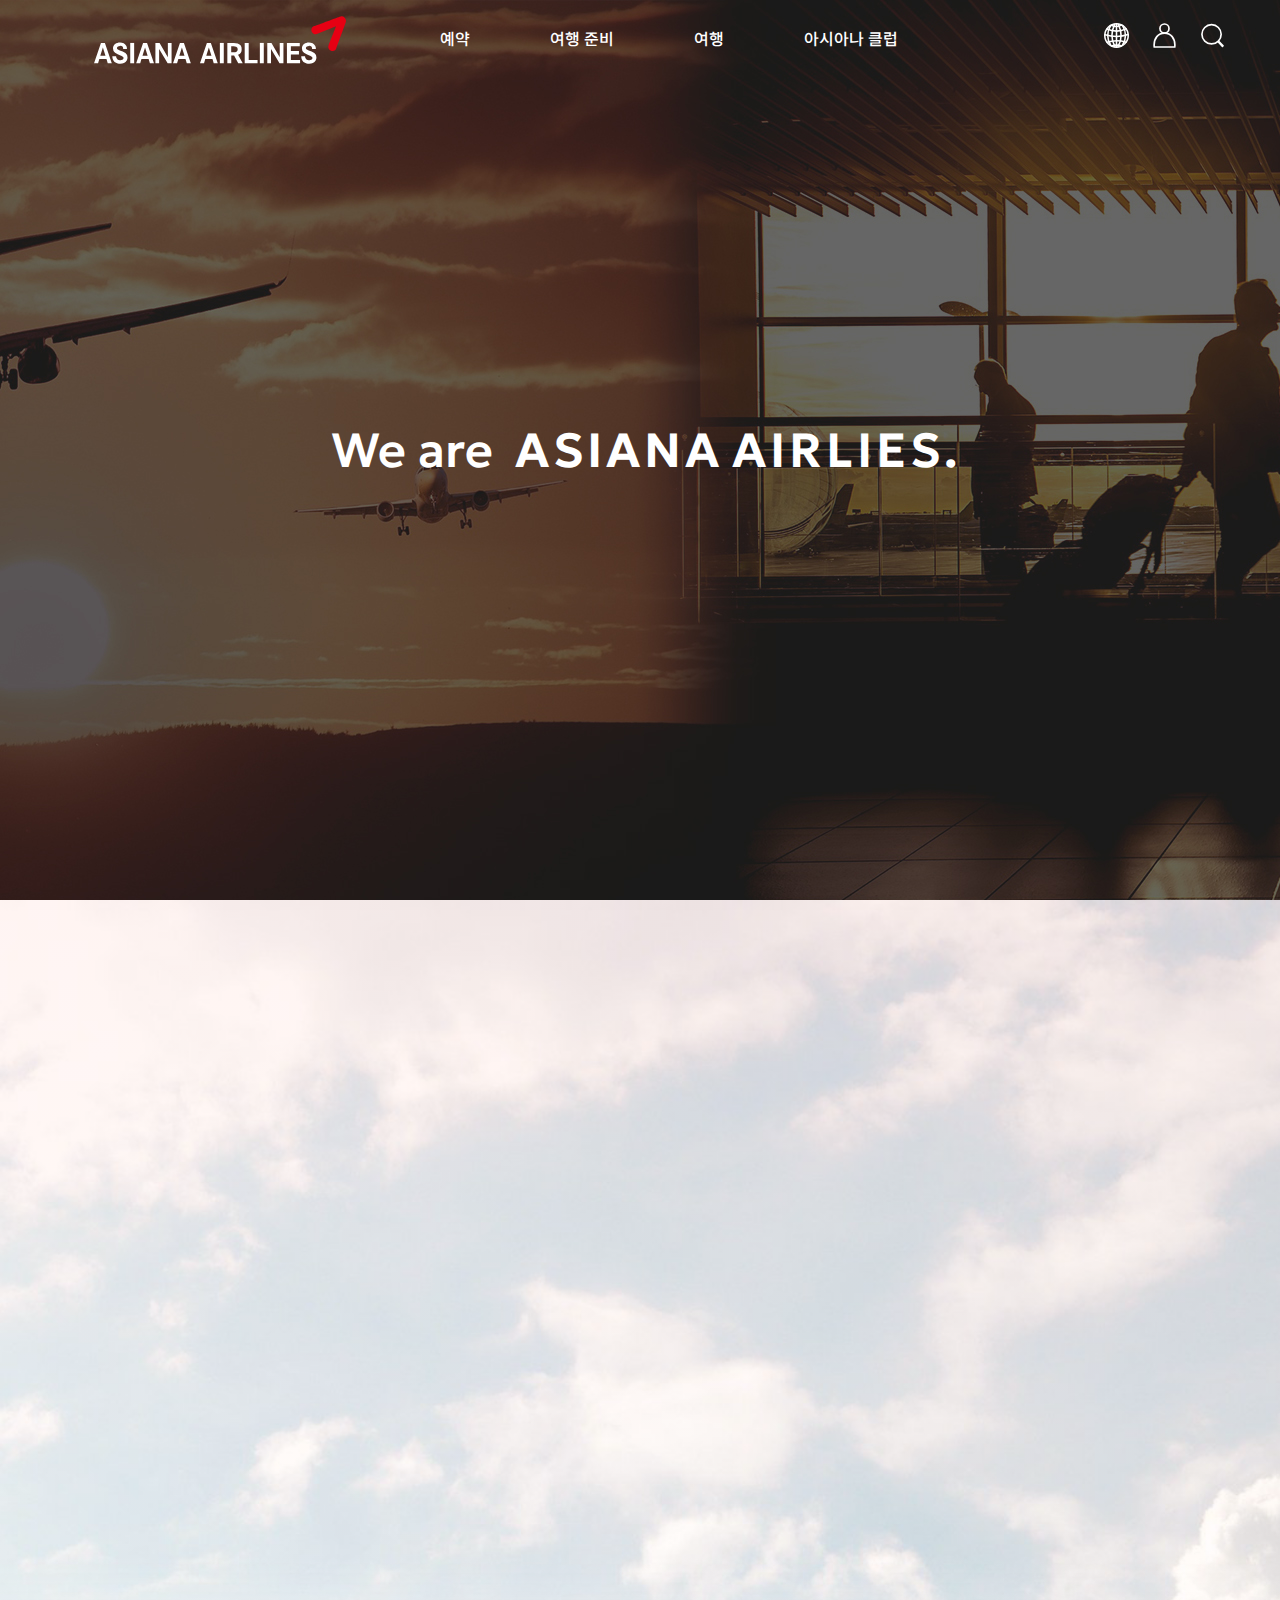
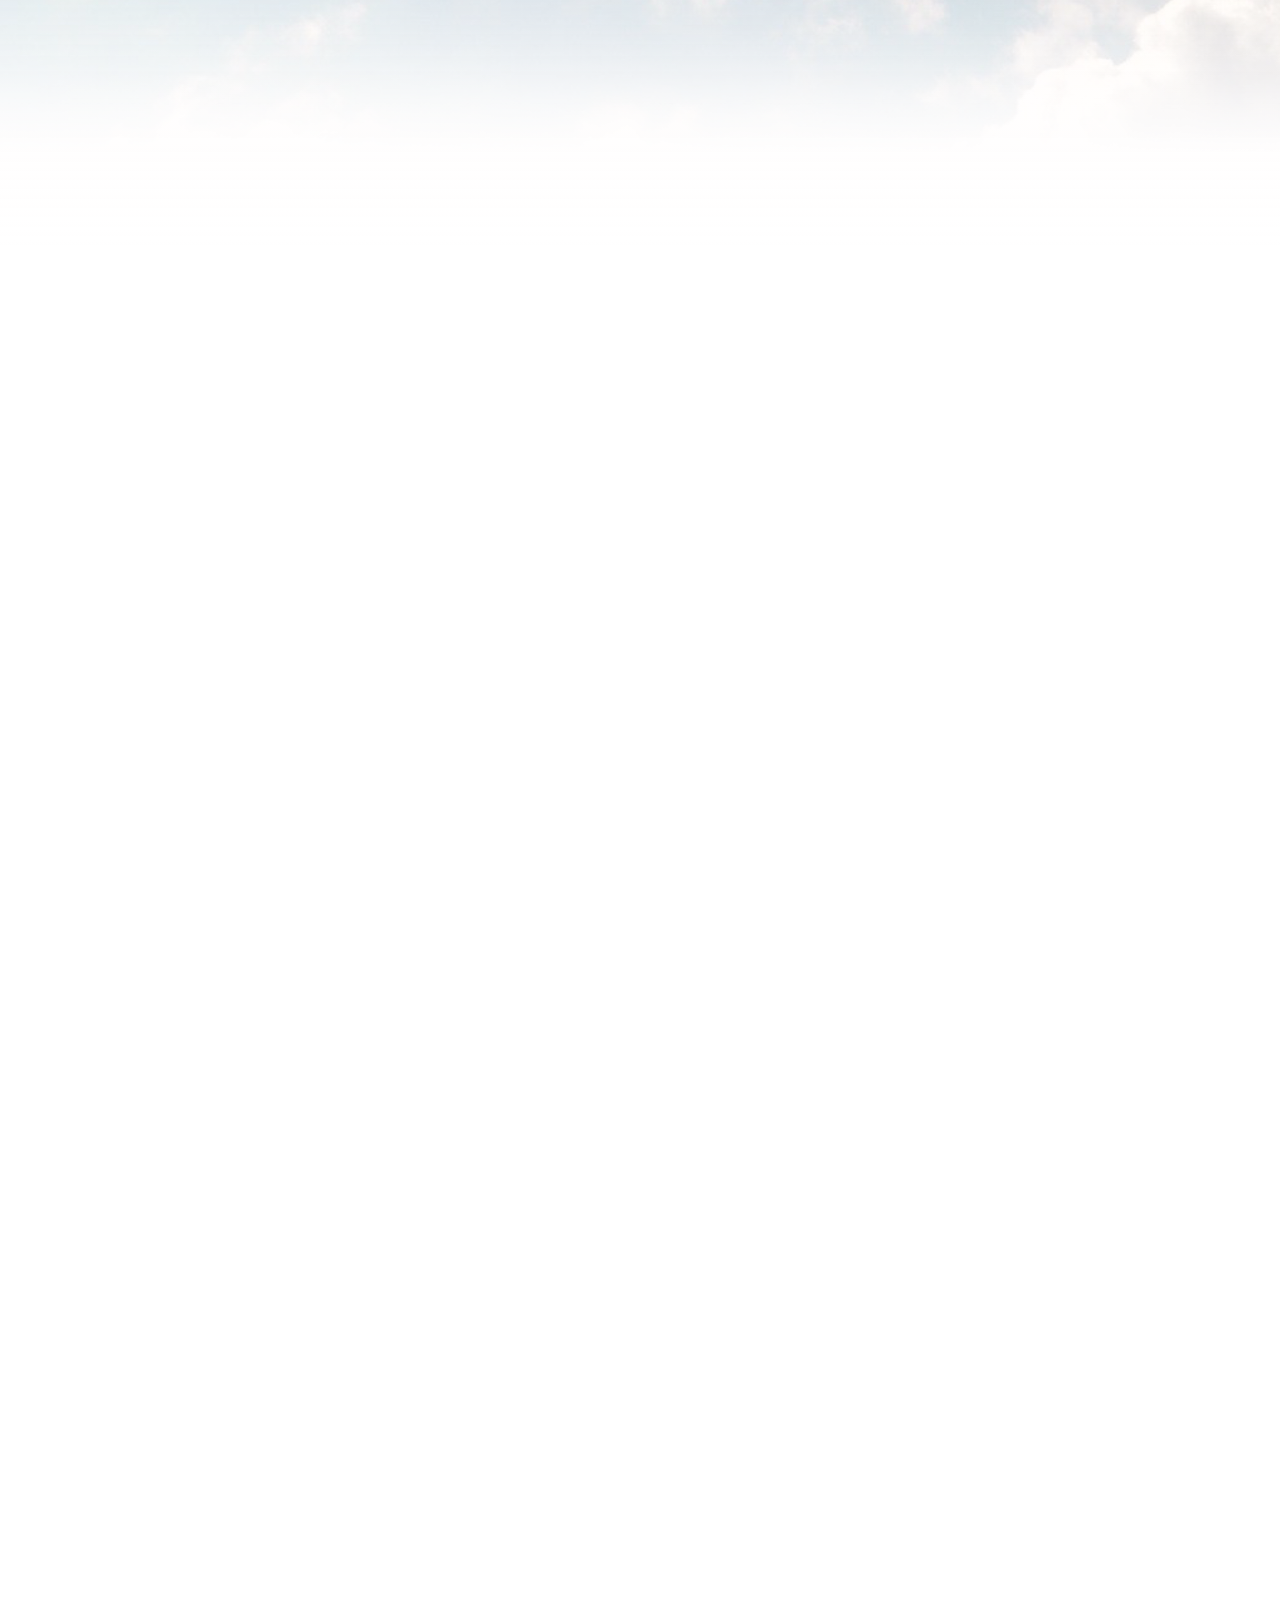
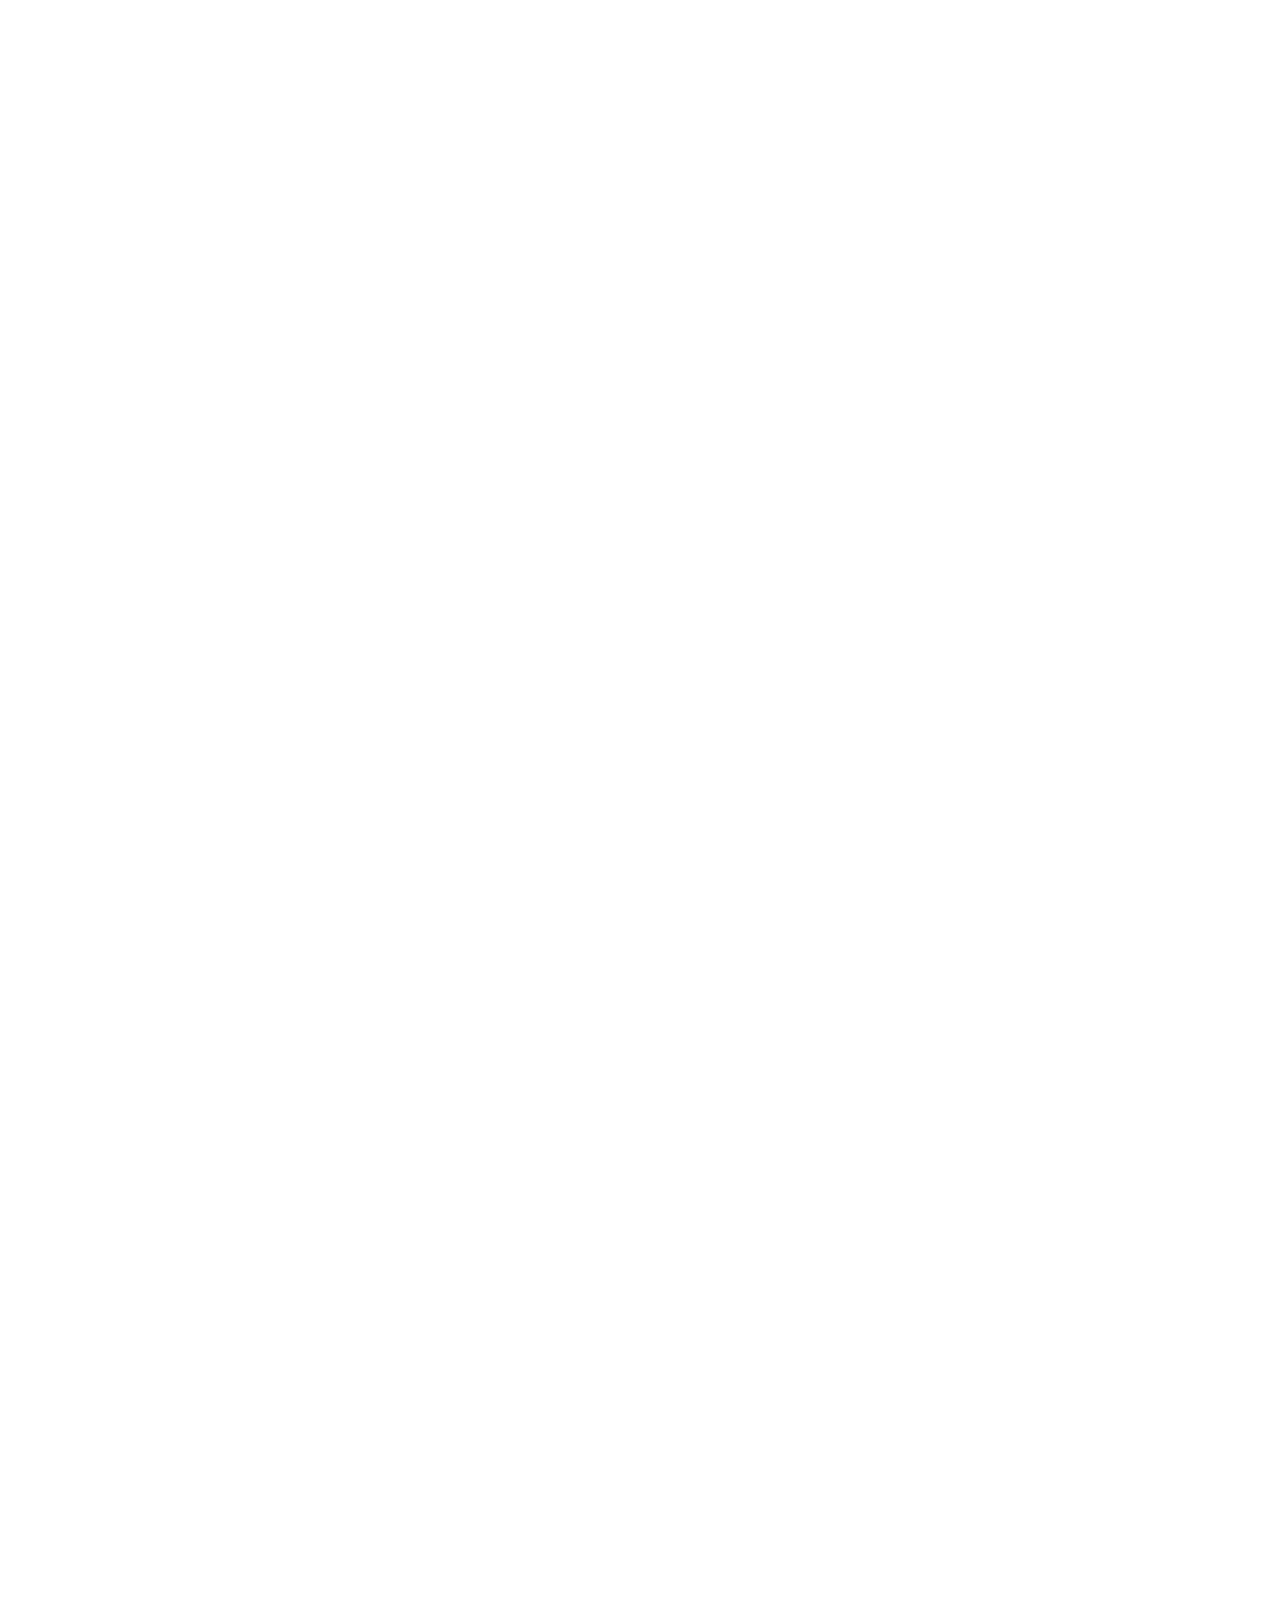
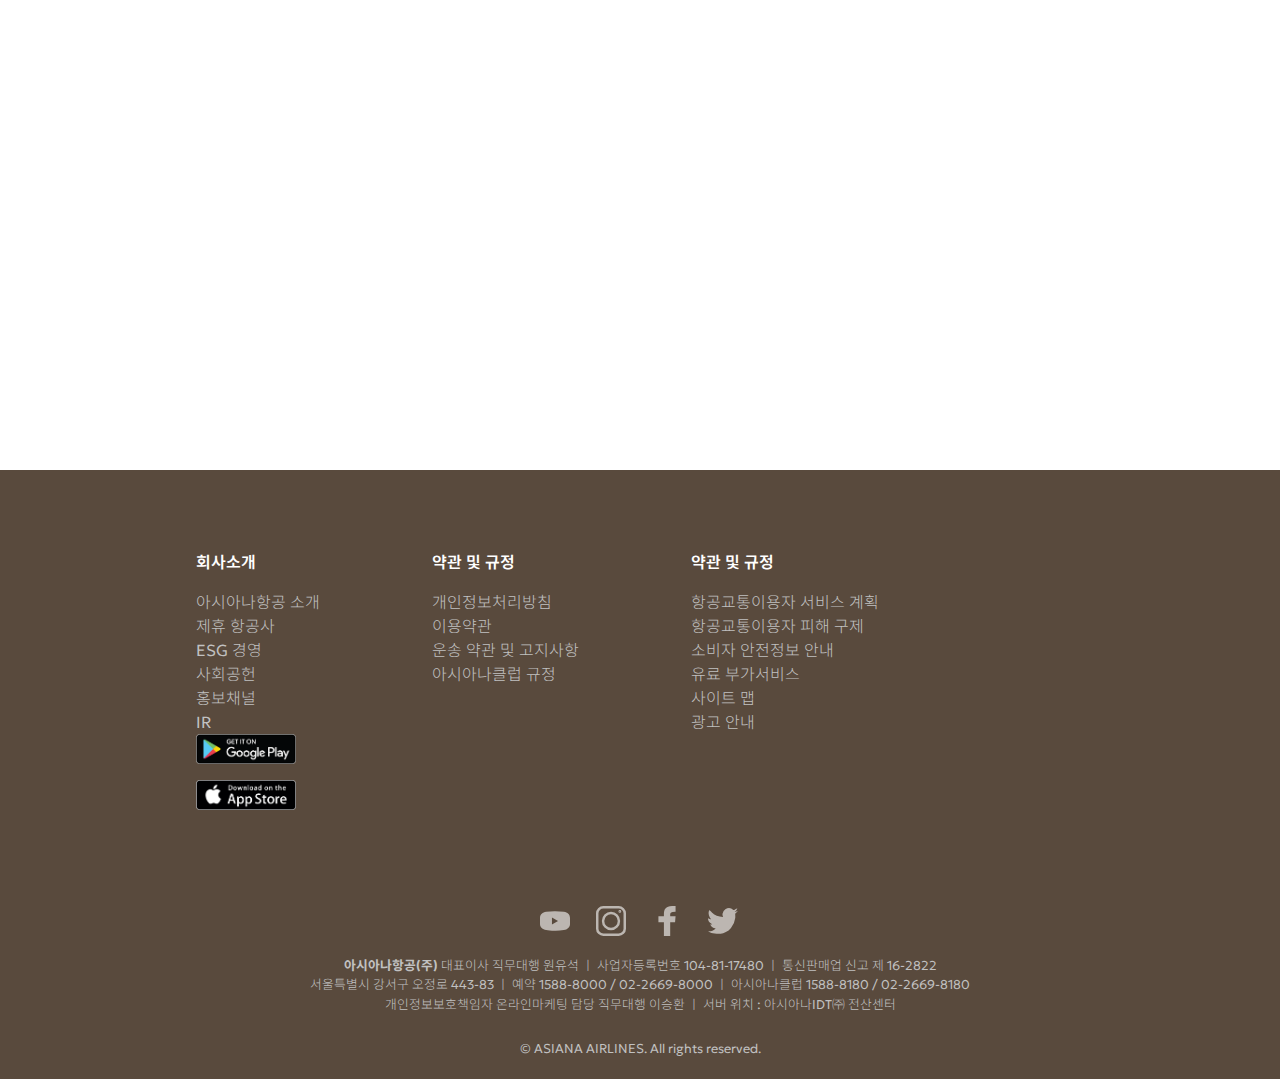
<file: 3-development/asiana/index.html>
<!DOCTYPE html>
<html lang="ko">
<head>
  <meta charset="UTF-8">
  <meta http-equiv="X-UA-Compatible" content="IE=edge">
  <meta name="viewport" content="width=device-width, initial-scale=1.0">
  <title>아시아나항공 소개 반응형</title>
  <!--구글폰트-->
  <link rel="preconnect" href="https://fonts.googleapis.com">
  <link rel="preconnect" href="https://fonts.gstatic.com" crossorigin>
  <link href="https://fonts.googleapis.com/css2?family=Noto+Sans+KR:wght@100;300;400;500;700;900&display=swap" 
  rel="stylesheet">
  <link rel="preconnect" href="https://fonts.googleapis.com">
  <link rel="preconnect" href="https://fonts.gstatic.com" crossorigin>
  <link href="https://fonts.googleapis.com/css2?family=Geologica:wght@100;200;300;400;500;600;700;800;900&display=swap"
  rel="stylesheet">
  <!--스타일시트-->
  <link rel="stylesheet" href="css/reset.css">
  <link rel="stylesheet" href="css/style.css">
  <link rel="stylesheet" href="css/mediaQuery.css">
  <link rel="icon" type="image/svg" href="images/asianalogo-arrow.svg">
  <!--자바스크립트-->
  <script src="https://code.jquery.com/jquery-3.7.0.min.js"></script>
  <script src="js/script.js"></script>
</head>
<body>
  
  <header>

    <div id="header-wrap">
      <div id="asiana-logo">
        <img src="images/asianalogo.svg" alt="asiana-airlines-logo">
      </div><!--#asiana-logo-->
      <div id="nav-wrap">
        <ul id="nav-menus">
          <li><a href="#">예약</a></li>
          <li><a href="#">여행 준비</a></li>
          <li><a href="#">여행</a></li>
          <li><a href="#">아시아나 클럽</a></li>
        </ul>
        <ul id="nav-icons">
          <li class="btn-w">
            <button><img src="images/language.svg" alt="language-button"></button>
          </li>
          <li class="btn-w">
            <a href="#"><img src="images/login.svg" alt="login-icon"></a>
          </li>
          <li class="btn-w">
            <button><img src="images/search.svg" alt="search-button"></button>
          </li>
          <li class="btn-mo">
            <button><img src="images/togglemenu.svg" alt="togglemenu"></button>
          </li>
        </ul>
      </div><!--#nav-wrap-->
    </div><!--#header-wrap-->

  </header>

  <section id="banner">
    <div id="banner-bg">
      <div id="banner-h1">
        <h1>We are</h1>
        <p class="h1-p p1">
          <span>A</span>
          <span>S</span>
          <span>I</span>
          <span>A</span>
          <span>N</span>
          <span>A</span>
        </p>
        <p class="h1-p p2">
          <span>&nbsp;&nbsp; A</span>
          <span>I</span>
          <span>R</span>
          <span>L</span>
          <span>I</span>
          <span>E</span>
          <span>S</span>
          <span>.</span>
        </p>
      </div>
    </div>
  </section><!--#baner-->

  <!-- container bg: cloud -->
  <div id="wrap">

    <div class="bg fixed-bg"></div>
    
    <main>
  
      <section id="section1">
        <div class="con-wrap better hidden">
          <div id="redbox">
            <div id="better-h1">
              <h1>
                Better flight,<br>
                Better tomorrow
              </h1>
              <p>
                더 나은 비행을 위한 우리의 노력이,<br>
                모두를 위한 더 나은 내일을 만들 수 있습니다.
              </p>
            </div>
          </div><!--#redox-->
          <div id="better-airplane">
            <img src="images/section1-airplane.png" alt="asiana-airplane">
          </div>
        </div>
      </section>
  
      <section id="section2">
        <div class="con-wrap start hidden">
          <div id="start-h2">
            <h2>Start</h2>
            <p>
              1988년 창립된 아시아나항공은<br>
              전 세계에 색동날개를 펼치는<br>
              글로벌 항공사로 성장하였습니다.<br><br>
              색동 고운 날개 만큼이나 아름다운 미소,<br>
              참신하고 정성 어린 서비스로 고객에게 다가갑니다.
            </p>
          </div>
          <div id="start-imgbx">
            <div class="mo-gradient"></div>
            <img src="images/asiana-start.jpeg" alt="asiana-color">
          </div>
        </div><!--.con-wrap start-->
  
        <div class="con-wrap safety hidden">
          <div class="safety-left">
          </div><!--.tp-bg-->
          <div class="safety-right">
            <div id="safety-imgbx">
              <img src="images/safety.jpeg" alt="plane-seats">
            </div>
            <div id="safety-h2">
              <h2>Safety</h2>
              <p>
                최신 설비로 안전을 최우선으로 추구하며<br>
                미래를 향한 비상을 계속하고 있습니다.<br><br>
                또한, 윤리/환경/상생 경영 및 사회공헌에<br>
                이르기까지 기업의 사회적 책임을 다하여<br>
                지속 가능한 성장을 추구하는<br>
                세계 최고의 항공사가 되고자 합니다.<br><br>
                아시아나항공과 함께
                즐겁고 편안한 여행 되시길 바랍니다.
              </p>
            </div>
          </div>
        </div><!--.con-wrap safety-->
      </section>
  
      <section id="section3">
        <div class="con-wrap service hidden">
          <div id="service-bg"></div>
          <div id="service-h2">
            <h2>4 Services</h2>
            <p>
              아시아나항공은 <span>‘고객이 원하는 시간과 장소에 가장 안전하고, 빠르고, 쾌적하게 모시는 것’</span>을 기본 철학으로 삼고<br>
              <span>‘최고의 안전과 서비스를 통한 고객 만족’</span>의 경영이념을 실천하고 있습니다.
            </p>
          </div><!--#service-h2-->
        </div><!--.service-->
  
        <div class="con-wrap four hidden">
          <div id="four-wrap">
            <ul id="four-texts">
              <li>
                <div class="nb first">01</div>
                <div class="window-text">
                  <h3>
                    참신한<br>
                    서비스
                  </h3>
                  <p>
                    최신 기종의 새비행기와<br>
                    진부하지 않고 언제나 신선함을<br>
                    잃지 않는 새로운 마음으로<br>
                    고객을 모십니다.
                  </p>
                </div>
              </li>
              <li>
                <div class="nb second">02</div>
                <div class="window-text">
                  <h3>
                    정성어린<br>
                    서비스
                  </h3>
                  <p>
                    눈에 보이지 않는 작은일까지도<br>
                    한국적인 미덕이 몸에서 배어나는<br>
                    세심한 배려와 친절로<br>
                    고객을 모십니다.
                  </p>
                </div>
              </li>
              <li>
                <div class="nb third">03</div>
                <div class="window-text">
                  <h3>
                    상냥한<br>
                    서비스
                  </h3>
                  <p>
                    마음에서 우러나는 밝고 환한 미소와<br>
                    항상 상냥한 모습으로<br>
                    고객을 모십니다.
                  </p>
                </div>    
              </li>
              <li>
                <div class="nb fourth"><span>04</span></div>
                <div class="window-text">
                  <h3>
                    고급스런<br>
                    서비스
                  </h3>
                  <p>
                    기내식과 작은 비품, 행동까지도<br>
                    품격을 생각하는 최고급의 정신으로<br>
                    고객을 모십니다.
                  </p>
                </div>
              </li>
            </ul><!--#four-services-->
  
          </div>
        </div>
      </section>
  
    </main>
  
    <footer>
  
      <div id="footer-wrap">
        <div id="ft-menu">
          <div class="ft-4">
            <h6>회사소개</h6>
            <ul>
              <li><a href="#">아시아나항공 소개</a></li>
              <li><a href="#">제휴 항공사</a></li>
              <li><a href="#">ESG 경영</a></li>
              <li><a href="#">사회공헌</a></li>
              <li><a href="#">홍보채널</a></li>
              <li><a href="#">IR</a></li>
            </ul>
          </div>
          <div class="ft-4">
            <h6>약관 및 규정</h6>
            <ul>
              <li><a href="#">개인정보처리방침</a></li>
              <li><a href="#">이용약관</a></li>
              <li><a href="#">운송 약관 및 고지사항</a></li>
              <li><a href="#">아시아나클럽 규정</a></li>
            </ul>
          </div>
          <div class="ft-4">
            <h6>약관 및 규정</h6>
            <ul>
              <li><a href="#">항공교통이용자 서비스 계획</a></li>
              <li><a href="#">항공교통이용자 피해 구제</a></li>
              <li><a href="#">소비자 안전정보 안내</a></li>
              <li><a href="#">유료 부가서비스</a></li>
              <li><a href="#">사이트 맵</a></li>
              <li><a href="#">광고 안내</a></li>
            </ul>
          </div>
          <div class="ft-4">
            <a href="#"><img src="images/googlestore.png"alt="googlestore"></a>
            <a href="#"><img src="images/appstore.png"alt="appstore"></a>
          </div>
        </div>
        <div id="sns">
          <ul id="sns-wrap">
            <li>
              <a href="#"><img src="images/youtube.svg" alt="sns-youtube"></a>
            </li>
            <li>
              <a href="#"><img src="images/instagram.svg" alt="sns-insta"></a>
            </li>
            <li>
              <a href="#"><img src="images/facebook.svg" alt="sns-facebook"></a>
            </li>
            <li>
              <a href="#"><img src="images/twitter.svg" alt="sns-twitter"></a>
            </li>
          </ul><!--#sns-wrap-->
        </div><!--#sns-->
        <div id="copy">
          <p>
            <span>아시아나항공(주)</span> 대표이사 직무대행 원유석 ㅣ 사업자등록번호 104-81-17480  ㅣ 통신판매업 신고 제 16-2822<br>
            서울특별시 강서구 오정로 443-83 ㅣ 예약 1588-8000 / 02-2669-8000 ㅣ 아시아나클럽 1588-8180 / 02-2669-8180<br>
            개인정보보호책임자 온라인마케팅 담당 직무대행 이승환 ㅣ 서버 위치 : 아시아나IDT㈜ 전산센터
          </p>
          <span>© ASIANA AIRLINES. All rights reserved.</span>
        </div><!--#copy-->
      </div><!--#footer-wrap-->
  
    </footer>
  </div><!--#wrap-->
</body>
</html>
</file>
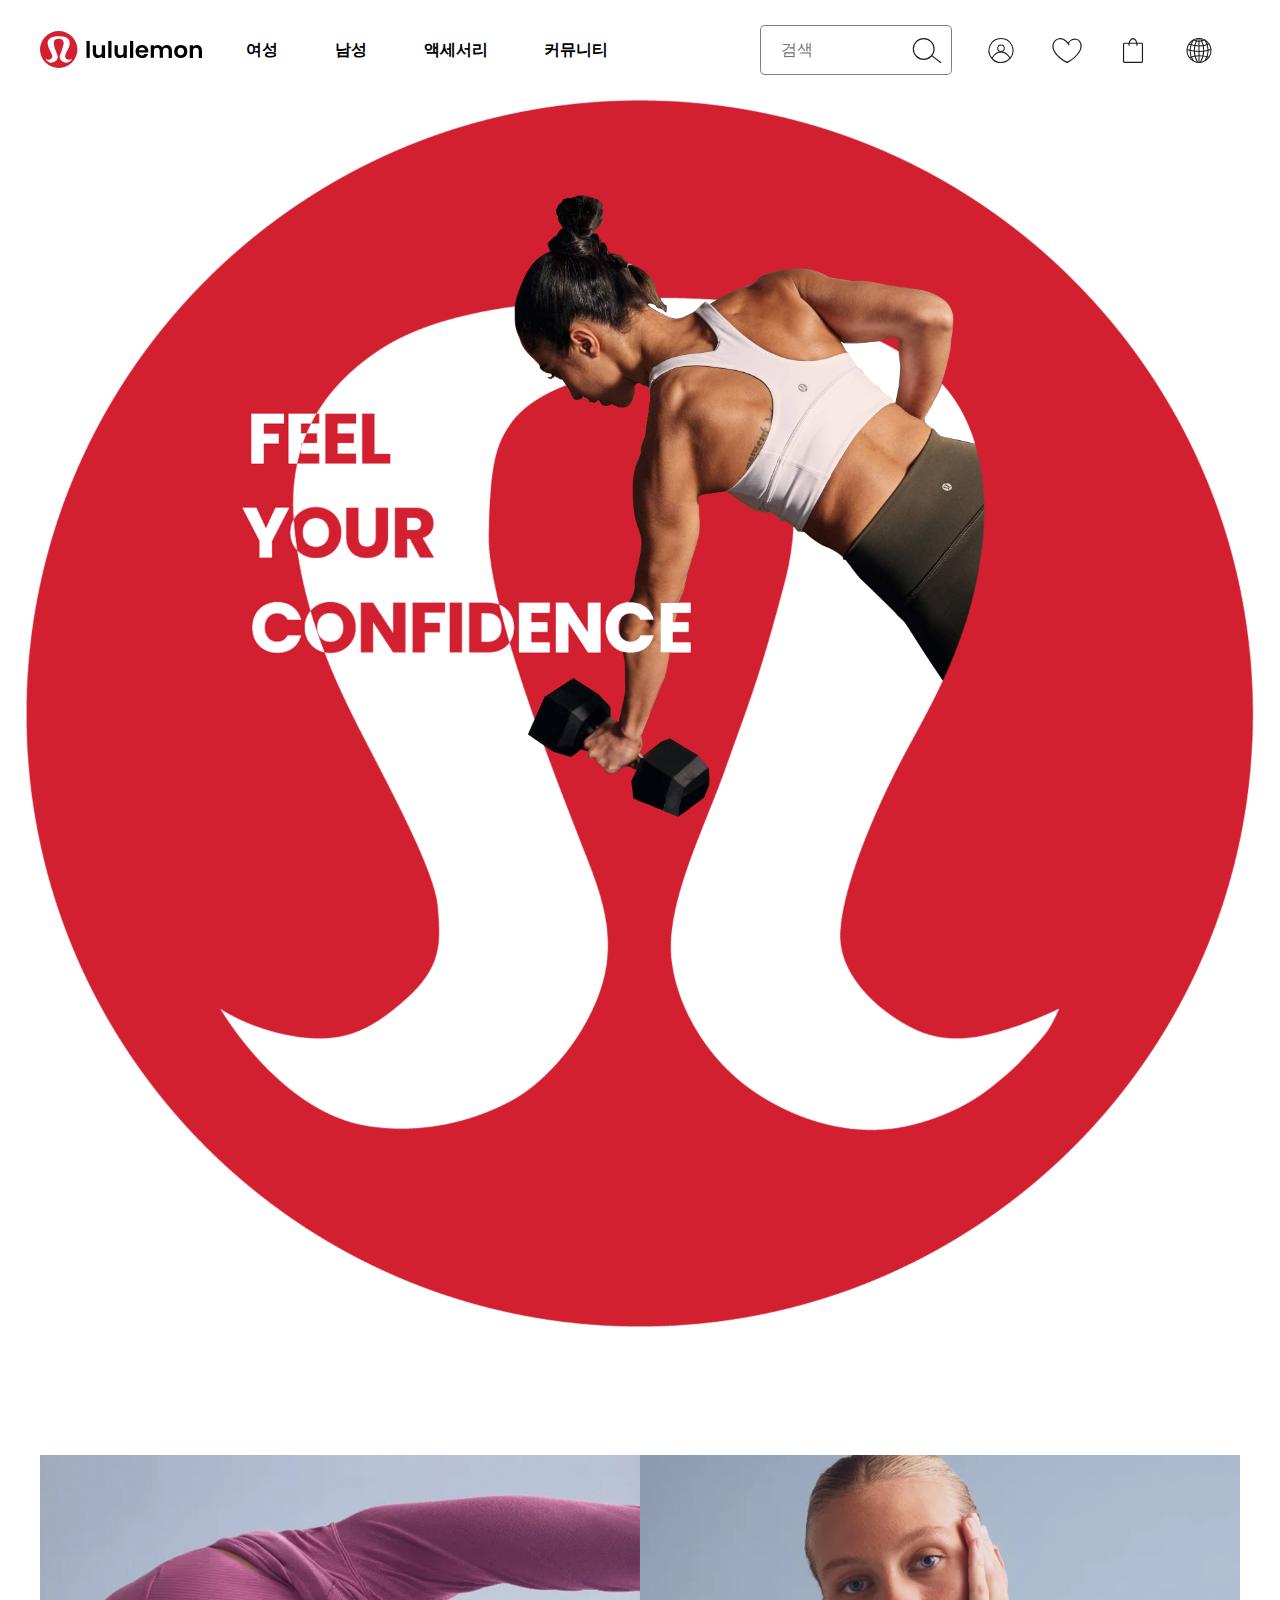
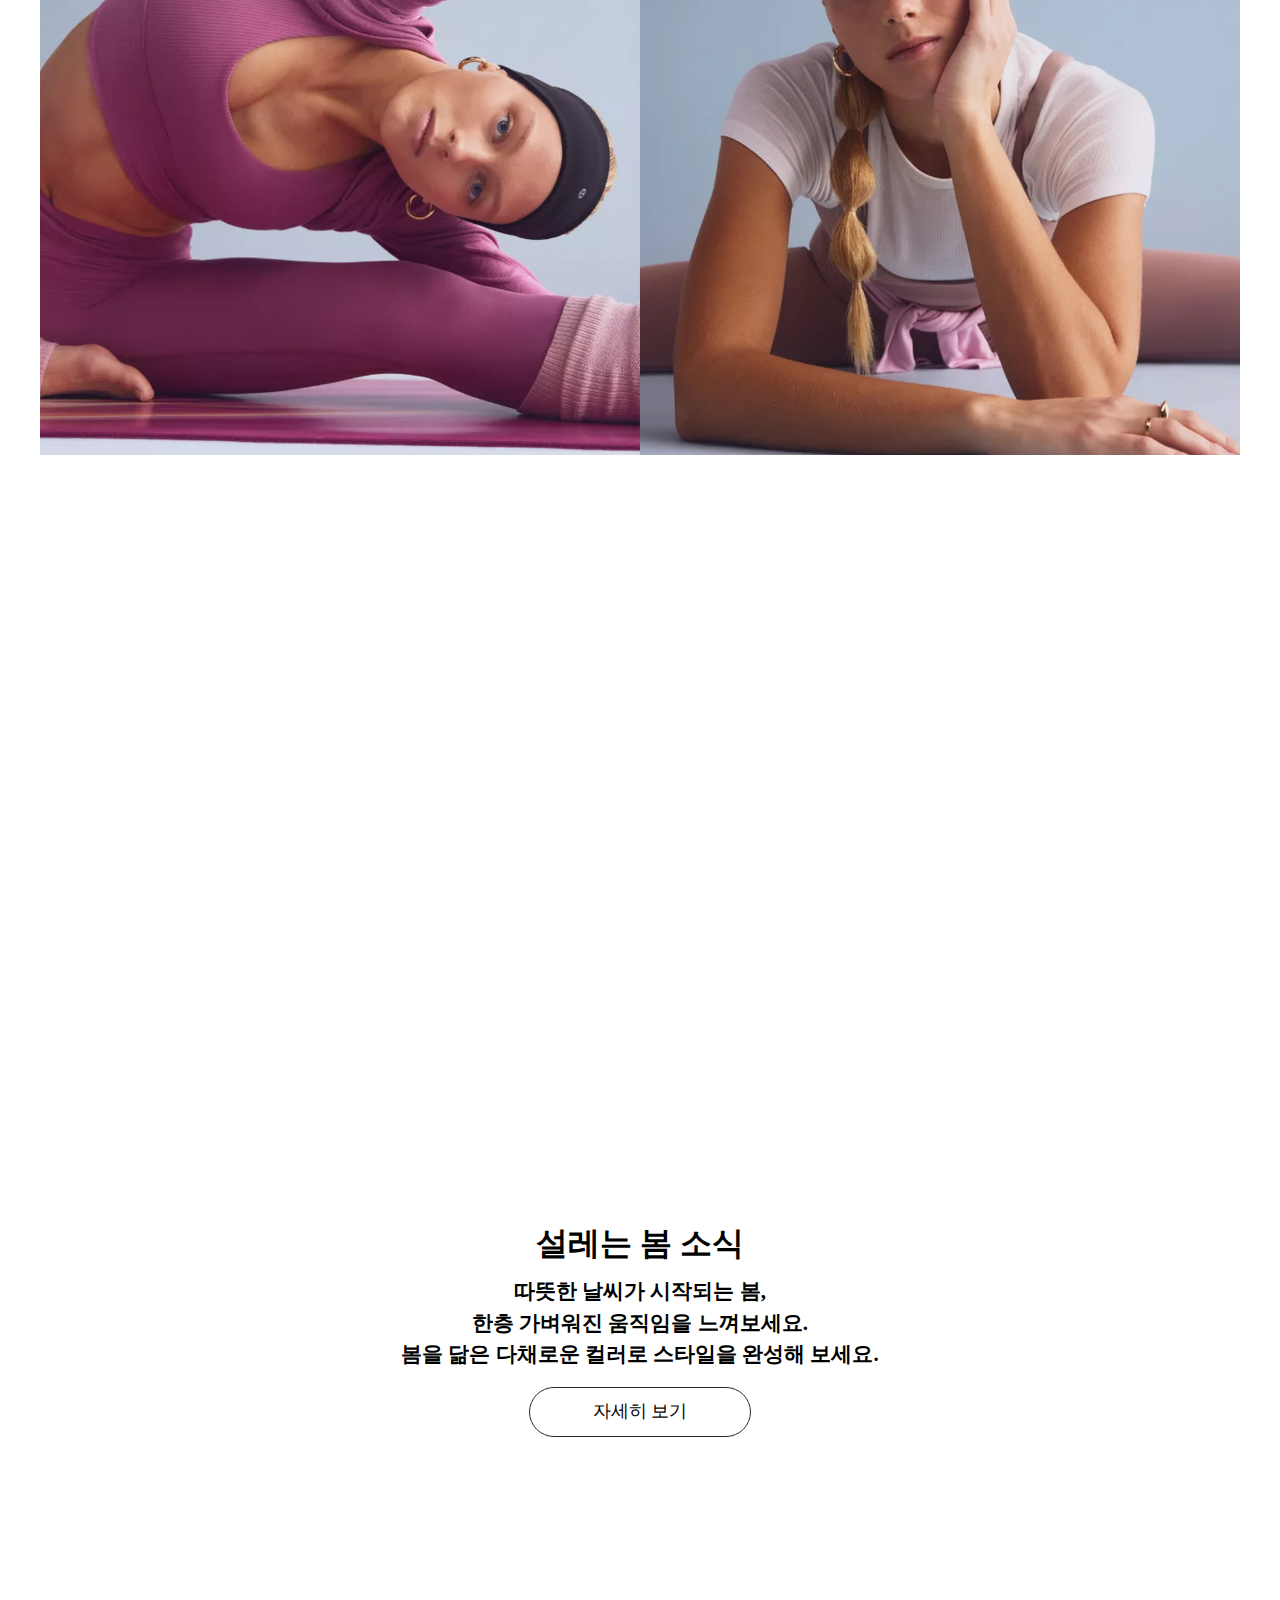
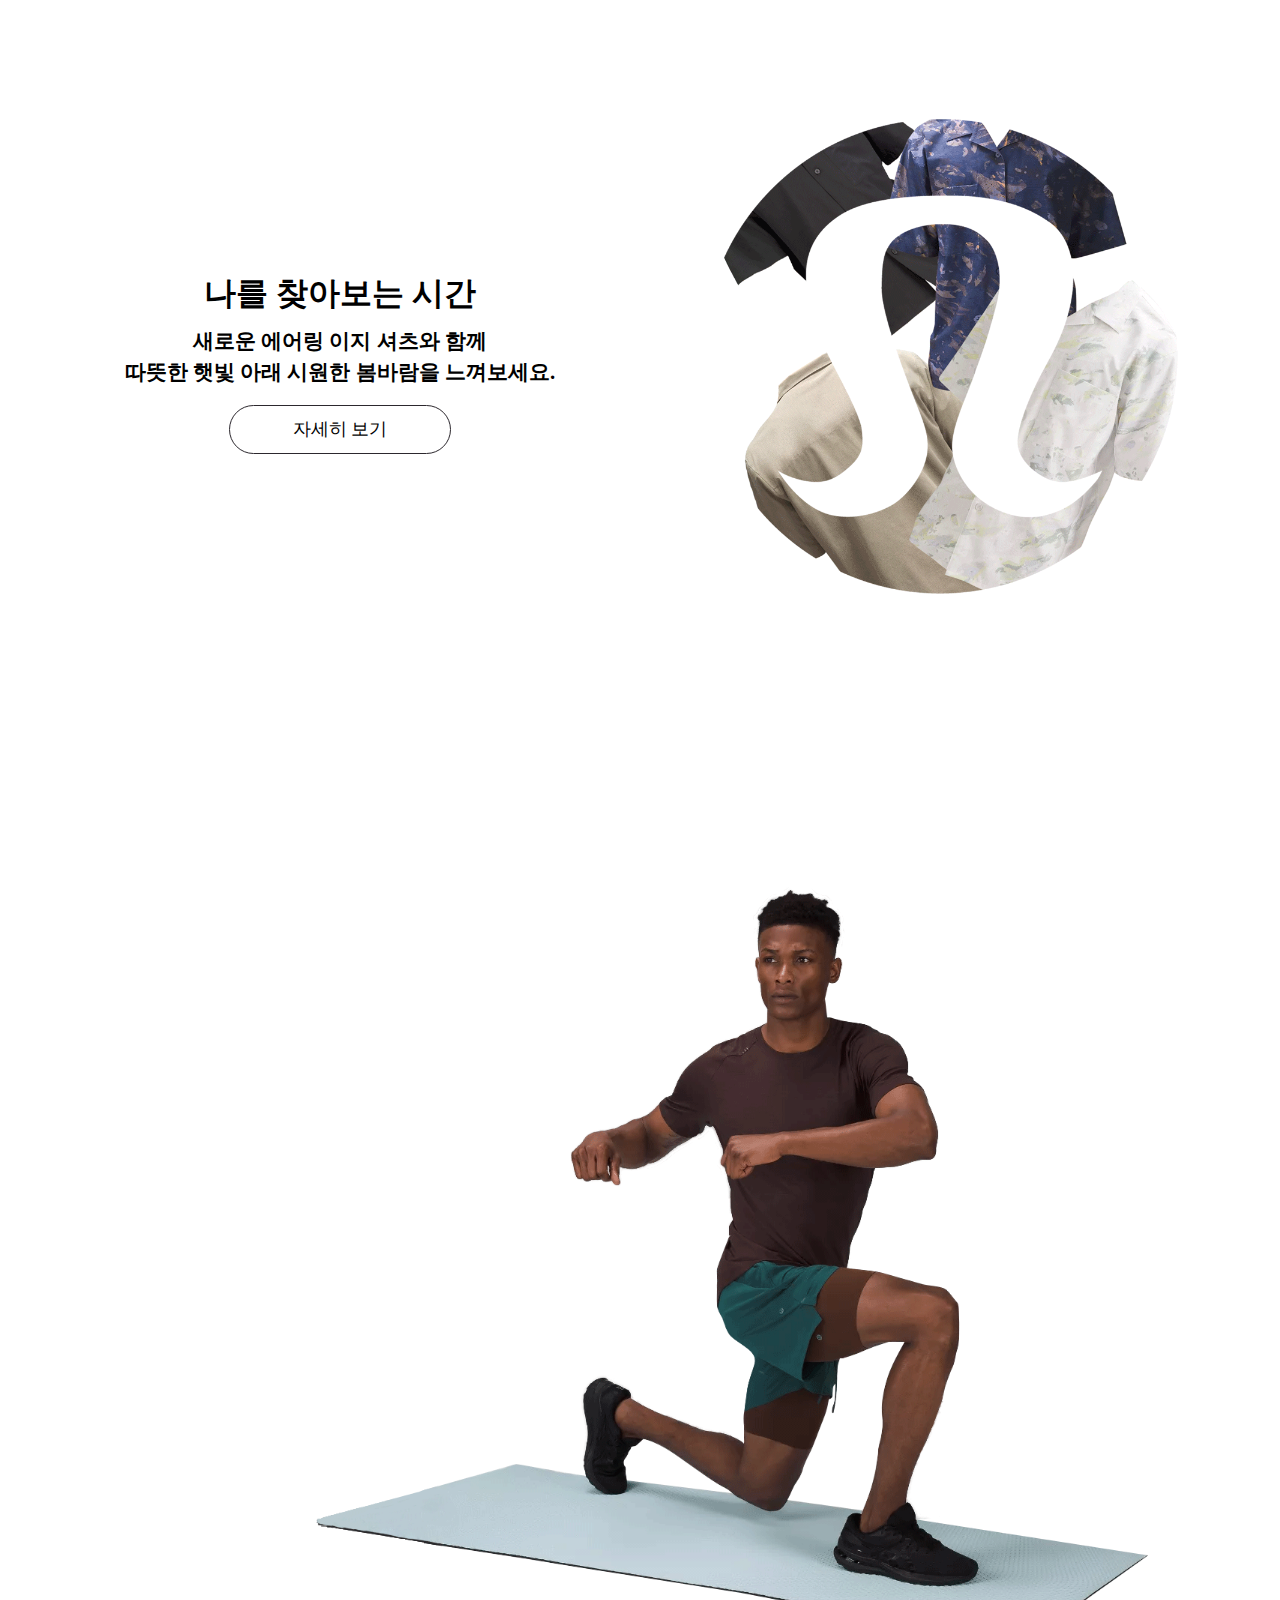
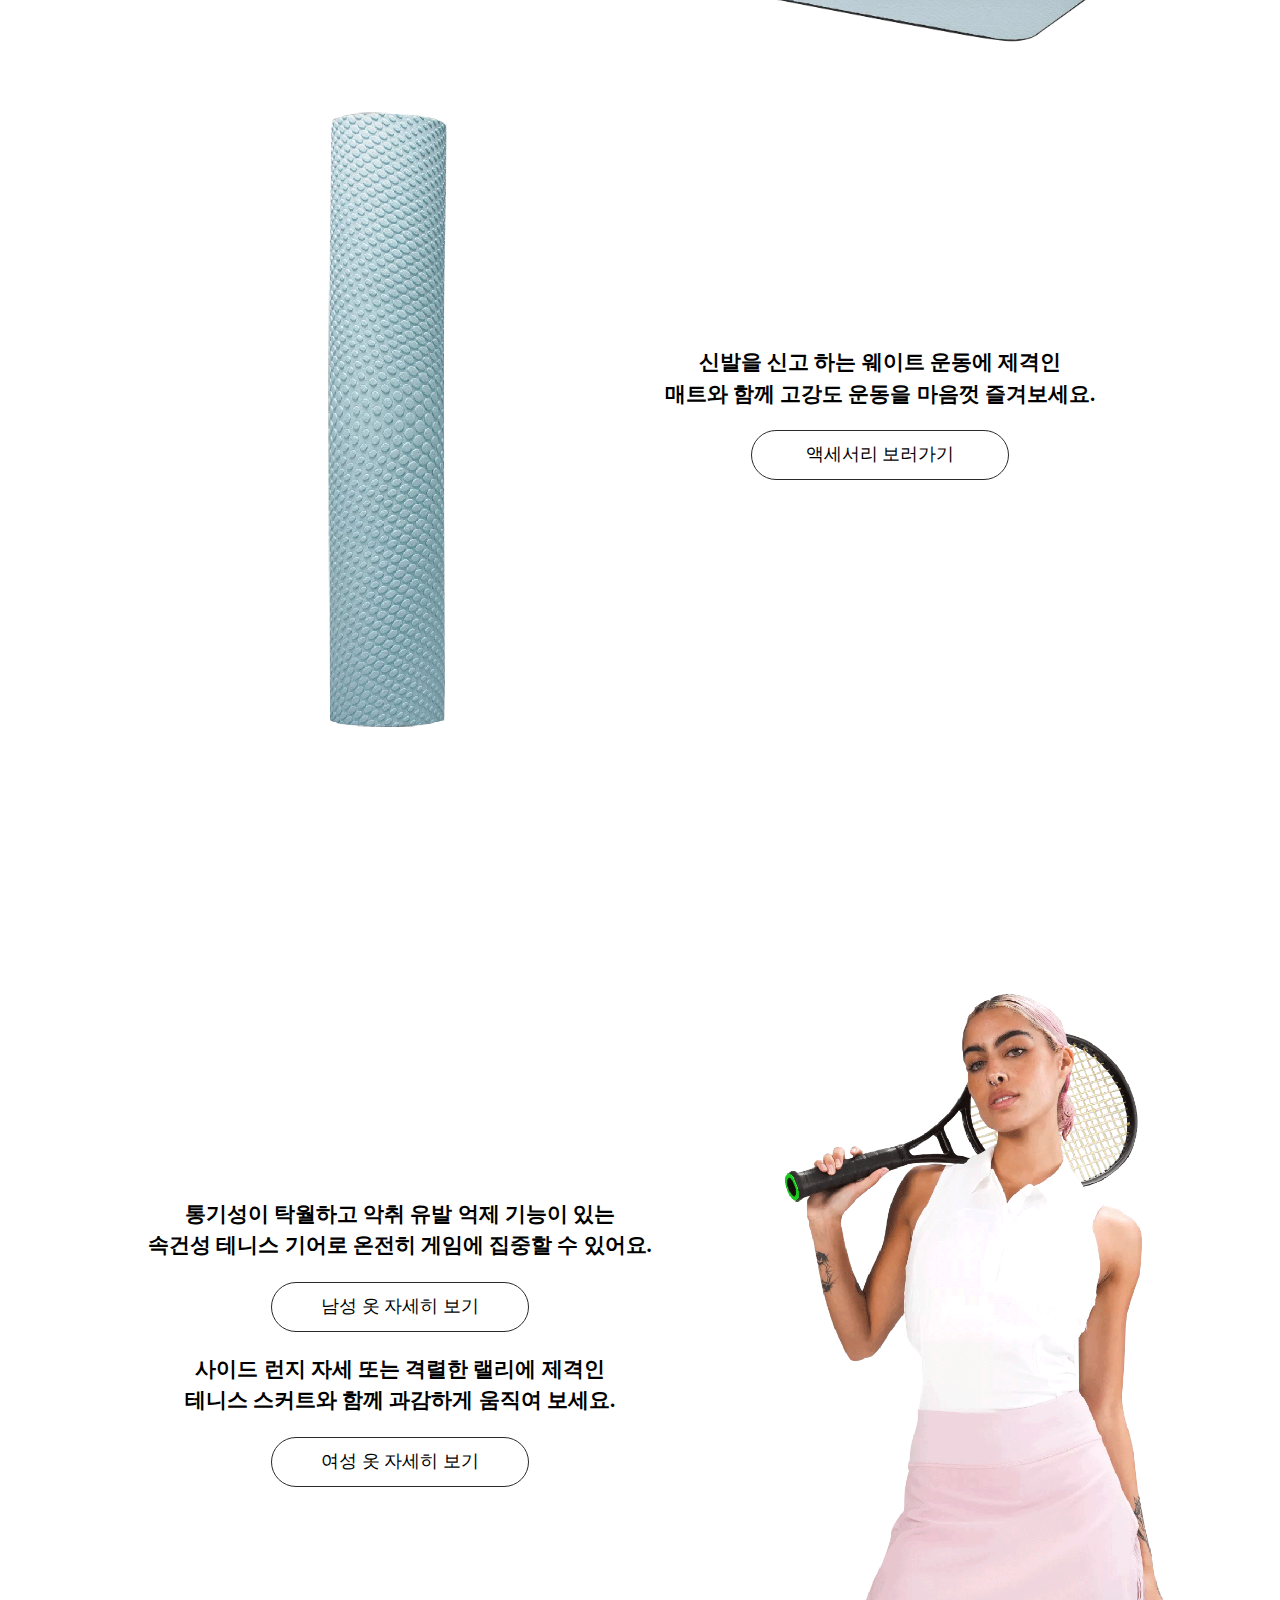
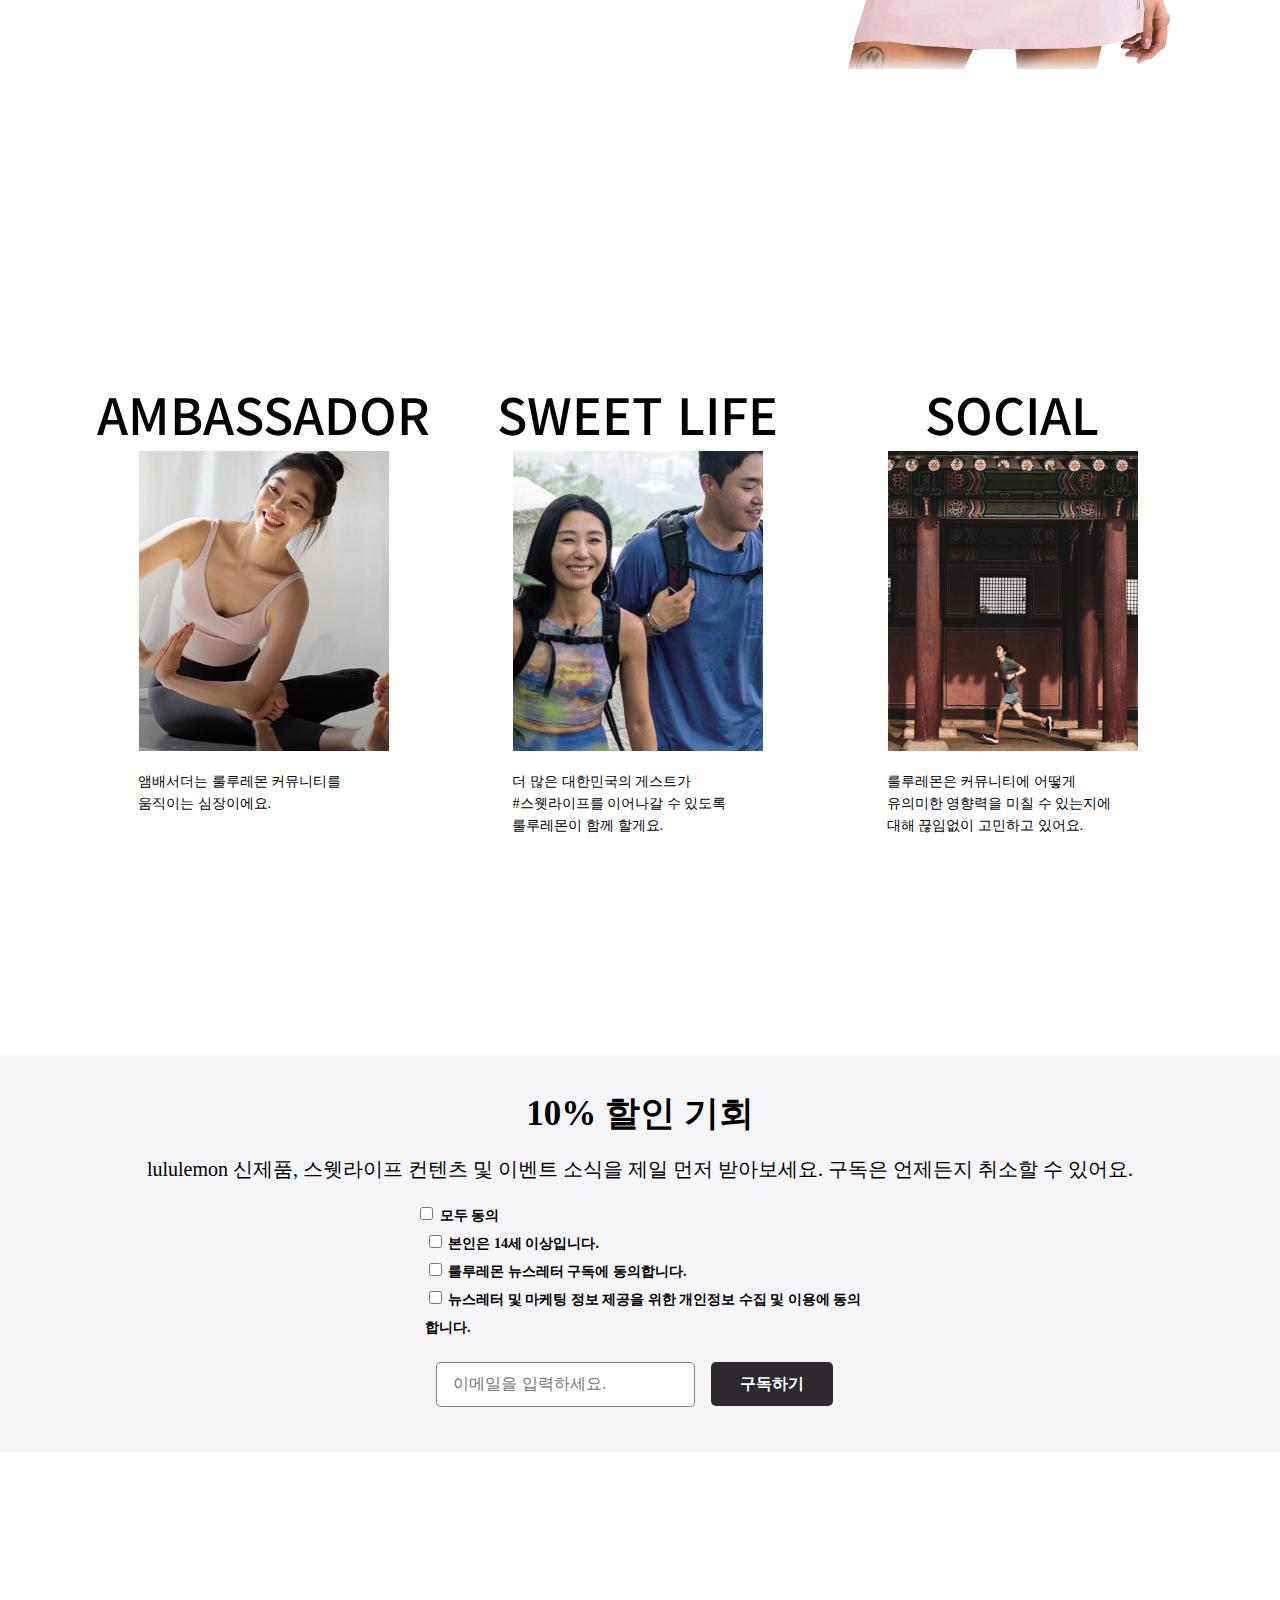
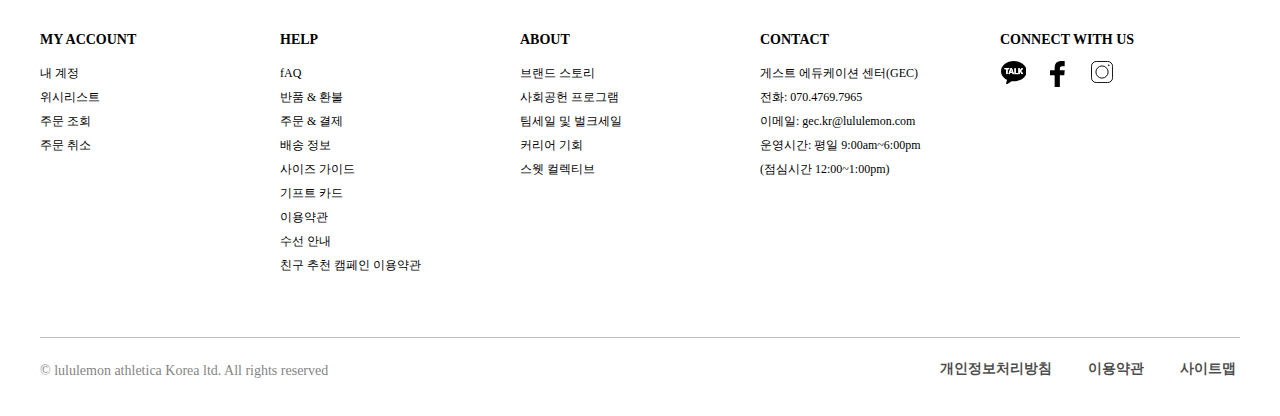
<file: 3-development/lululemon/index.html>
<!DOCTYPE html>
<html lang="ko">
<head>
    <meta charset="UTF-8">
    <meta http-equiv="X-UA-Compatible" content="IE=edge">
    <meta name="viewport" content="width=device-width, initial-scale=1.0">
    <title>룰루레몬 웹 리뉴얼</title>
    <!--구글폰트-->
    <link rel="preconnect" href="https://fonts.googleapis.com">
    <link rel="preconnect" href="https://fonts.gstatic.com" crossorigin>
    <link href="https://fonts.googleapis.com/css2?family=Noto+Sans+KR:wght@100;300;400;500;700;900&display=swap" 
    rel="stylesheet">
    <!--스타일시트-->
    <link rel="stylesheet" href="css/reset.css">
    <link rel="stylesheet" href="css/main.css">
    <link rel="icon" type="image/png" href="../lululemon/images/main/lululemonlogo.png">
    <!--자바스크립트-->
    <script src="https://code.jquery.com/jquery-3.7.0.min.js"></script>
    <script src="js/main.js"></script>
</head>
<body>
  <header id="header">
    <div id="header-wrap">

      <!--menu-->
      <div id="menu">
        <div id="logo">
          <a href="index.html">
            <img src="images/lululemonlogo.svg" alt="lululemonlogo">
          </a>
        </div> <!--#logo-->
        <ul id="nav">
          <li><a href="#">여성</a></li>
          <li><a href="#">남성</a></li>
          <li><a href="#">액세서리</a></li>
          <li><a href="#">커뮤니티</a></li>
        </ul><!--#nav-->
      </div><!--#menu-->

      <!--pictogram-->
      <div id="pictogram">
        
        <div id="search">
          <form>
            <input type="search" id="search-input" placeholder="검색">
            <button>
              <svg id="search-icon" data-name="search-icon" xmlns="http://www.w3.org/2000/svg" viewBox="0 0 98.23 86.2">
                <title>search</title><circle cx="37.75" cy="37.75" r="35.75" style="fill:none;stroke:#1d1d1b;stroke-miterlimit:10;stroke-width:4px"/><line x1="65.65" y1="60.84" x2="96.23" y2="84.2" style="fill:none;stroke:#1d1d1b;stroke-linecap:round;stroke-linejoin:round;stroke-width:4px"/>
              </svg>
            </button>
          </form>
        </div><!--#search-->

        <ul id="icons">
          <li>
            <a href="#">
              <svg id="login" data-name="login" xmlns="http://www.w3.org/2000/svg" viewBox="0 0 96.7 96.7"><defs><style>.cls-1{fill:none;stroke:#1d1d1b;stroke-linecap:round;stroke-linejoin:round;stroke-width:4px;}</style></defs><title>룰루레몬 픽토그램</title><circle class="cls-1" cx="48.35" cy="39.9" r="12.68"/><path class="cls-1" d="M50,96.35c-25.48,0-33.78-15.67-34-14.94a46.31,46.31,0,0,0,68.75-.68C84.45,80.21,73.67,96.35,50,96.35Z" transform="translate(-1.65 -1.65)"/><path class="cls-1" d="M50,3.65A46.34,46.34,0,0,0,15.93,81.41c.24-.73,8.54-25.49,34-25.49,23.72,0,34.5,24.29,34.73,24.81A46.33,46.33,0,0,0,50,3.65Z" transform="translate(-1.65 -1.65)"/>
              </svg>
            </a>
          </li>
          <li>
            <a href="#">
              <svg id="wish" data-name="wish" xmlns="http://www.w3.org/2000/svg" viewBox="0 0 97.61 83.08"><defs><style>.cls-1{fill:none;stroke:#1d1d1b;stroke-linecap:round;stroke-miterlimit:10;stroke-width:4px;}</style></defs><title>whish</title><path class="cls-1" d="M56.36,30.61S42.61,6.87,23.86,10.93C4.93,15-3.56,35.05,9.44,55.31S49.81,89.54,49.81,89.54" transform="translate(-1.19 -8.46)"/><path class="cls-1" d="M54.37,26.13s6.86-14.94,24.72-13.55C93.74,13.72,104,34.93,90.57,54.94,75.7,77.15,50.12,89.54,50.12,89.54" transform="translate(-1.19 -8.46)"/>
              </svg>
            </a>
          </li>
          <li>
            <a href="#">
              <svg id="bag" data-name="bag" xmlns="http://www.w3.org/2000/svg" viewBox="0 0 68.46 85.2"><defs><style>.cls-1{fill:none;stroke:#1d1d1b;stroke-linecap:round;stroke-linejoin:round;stroke-width:4px;}</style></defs><title>bag</title><rect class="cls-1" x="2" y="17.85" width="64.46" height="65.35" rx="3.03"/><path class="cls-1" d="M63.6,32.49C63.6,19.74,57.51,9.4,50,9.4S36.4,19.74,36.4,32.49" transform="translate(-15.77 -7.4)"/>
              </svg>
            </a>
          </li>
          <li>
            <a href="#">
              <svg id="language" data-name="language" xmlns="http://www.w3.org/2000/svg" viewBox="0 0 96.37 96.37"><defs><style>.cls-1{fill:none;stroke:#1d1d1b;stroke-linecap:round;stroke-miterlimit:10;stroke-width:4px;}</style></defs><title>language</title><circle class="cls-1" cx="48.18" cy="48.18" r="46.18"/><path class="cls-1" d="M12,24.76a103.11,103.11,0,0,0,38.23,8A89.93,89.93,0,0,0,88,24" transform="translate(-1.82 -1.82)"/><path class="cls-1" d="M26.43,12.27s-11,16.86-11,37.56c0,21,11.81,38.35,11.81,38.35" transform="translate(-1.82 -1.82)"/>
                <path class="cls-1" d="M74.29,12.15s11,16.86,11,37.56c0,21-11.81,38.36-11.81,38.36" transform="translate(-1.82 -1.82)"/><path class="cls-1" d="M42.57,7S32,26.89,32,50.41c0,23.83,11.68,42.83,11.68,42.83" transform="translate(-1.82 -1.82)"/><path class="cls-1" d="M57.43,7S68.05,26.89,68.05,50.41c0,23.83-11.68,42.83-11.68,42.83" transform="translate(-1.82 -1.82)"/><path class="cls-1" d="M4.61,47.28s24.16,6.39,46.45,6.39a134.34,134.34,0,0,0,44.33-7.34" transform="translate(-1.82 -1.82)"/><path class="cls-1" d="M13,77a116.57,116.57,0,0,1,37.6-6.53,118.54,118.54,0,0,1,37.08,5.74" transform="translate(-1.82 -1.82)"/><path class="cls-1" d="M29,9.58S39.74,14.7,49.76,14.7C59,14.7,71,9.22,71,9.22" transform="translate(-1.82 -1.82)"/><line class="cls-1" x1="48.18" y1="2" x2="48.18" y2="94.37"/>
              </svg>
            </a>
          </li>
        </ul><!--#icons-->
      </div><!--#pictogram-->

    </div><!--#header-wrap-->
  </header>

  <main>

    <!--banner-->
    <section id="banner">
      <div id="banner-wrap">
        <img src="images/main/banner1.png" alt="bannertop">
        <img src="images/main/banner2.png" alt="bannerbottom">
      </div>
    </section>
 
    <!--content-->
    <section id="seasonItem" class="wrap-1200">
      <div id="season-background">
        <div class="left box"></div>
        <div class="right box"></div>
      </div>
      <div id="season-yoga">
        <img src="images/main/season3.png" alt="yoga">
      </div>
      <div id="seasonTxt">
        <h3 class="txtTitle">설레는 봄 소식</h3>
        <p class="txtComment">
          따뜻한 날씨가 시작되는 봄,<br>
          한층 가벼워진 움직임을 느껴보세요.<br>
          봄을 닮은 다채로운 컬러로 스타일을 완성해 보세요.
        </p>
        <a href="index-info.html" class="detailbutton">자세히 보기</a>
      </div><!--#seasonTxt-->
    </section>

    <section id="menItem" class="wrap-1200">
      <div id="menItem-wrap">
        <div id="menItemTxt">
          <h3 class="txtTitle">나를 찾아보는 시간</h3>
          <p class="txtComment">
            새로운 에어링 이지 셔츠와 함께<br>
            따뜻한 햇빛 아래 시원한 봄바람을 느껴보세요.
          </p>
          <a href="#" class="detailbutton">자세히 보기</a>
        </div><!--#menItemTxt-->
        <div id="menItemImage">
          <img src="images/main/lululemon-men.png" alt="menNewItem">
        </div><!--#menItemImage-->
      </div>
    </section><!--#menItem-->

    <section id="accessoryItem" class="wrap-1200">

      <div id="accessoryMen">
        <img src="images/main/accessory-men.png" alt="men-on-the-matte">
      </div><!--#accessoryMen 액세서리 남자 사진-->

      <div id="accessoryMatte"> <!-- 요가매트 & 코멘트 -->
        <div id="matteImage">
          <img src="images/main/accessory-matte.png" alt="accessory-matte">
        </div><!--#accessoryImage-->
        <div id="accessoryTxt">
          <p class="txtComment">
            신발을 신고 하는 웨이트 운동에 제격인<br>
            매트와 함께 고강도 운동을 마음껏 즐겨보세요.
          </p>
          <a href="#" class="detailbutton">액세서리 보러가기</a>
        </div><!--#accessoryTxt-->
      </div><!--#accessoryMatte-->
      
    </section>

    <section id="tennisItem" class="wrap-1200">
      <div id="tennisWoman">
        <div id="tennisTxt">
          <div id="txt-wrap">
            <p class="txtComment">
              통기성이 탁월하고 악취 유발 억제 기능이 있는<br>
              속건성 테니스 기어로 온전히 게임에 집중할 수 있어요.
            </p>
            <a href="#" class="detailbutton">남성 옷 자세히 보기</a>
          </div>
          <div><!--#txt-wrap-->
            <p class="txtComment">
              사이드 런지 자세 또는 격렬한 랠리에 제격인<br>
              테니스 스커트와 함께 과감하게 움직여 보세요.
            </p>
            <a href="#" class="detailbutton">여성 옷 자세히 보기</a>
          </div>
          </div>
        <div id="womanImage">
          <ul>
            <li><img src="images/main/tennis1.png"></li>
            <li><img src="images/main/tennis2.png"></li>
          </ul>
        </div>
      </div><!--#tennisWoman-->
    </section>

    <section id="community" class="wrap-1200">
      <div id="community-wrap">
        <ul>
          <li>
            <h1>AMBASSADOR</h1>
            <div class="image-wrap ambassador">
            </div>
            <p>
              앰배서더는 룰루레몬 커뮤니티를<br>
              움직이는 심장이에요.
            </p>
            <div class="image-bg"></div>
          </li>
          <li>
            <h1>SWEET LIFE</h1>
            <div class="image-wrap life">
            </div>
            <p>
              더 많은 대한민국의 게스트가<br>
              #스웻라이프를 이어나갈 수 있도록<br>
              룰루레몬이 함께 할게요.
            </p>
            <div class="image-bg"></div>
          </li>
          <li>
            <h1>SOCIAL</h1>
            <div class="image-wrap social">
            </div>
            <p>
              룰루레몬은 커뮤니티에 어떻게<br> 
              유의미한 영향력을 미칠 수 있는지에<br> 
              대해 끊임없이 고민하고 있어요.
            </p>
            <div class="image-bg"></div>
          </li>
        </ul>
      </div>
    </section><!--#community-->

    <section id="subscribe">
      <div id="subscribeTxt">
        <h2>10% 할인 기회</h2>
        <p>lululemon 신제품, 스웻라이프 컨텐츠 및 이벤트 소식을 제일 먼저 받아보세요. 구독은 언제든지 취소할 수 있어요.</p>
        <div id="form-wrap">
          <form id="agreeform">
            <div class="checkbox">
              <label><input type="checkbox" id="allagree" name="subscribe" value="allagree"> 모두 동의</label>
            </div>
            <div class="checkbox">
              <label><input type="checkbox" class="peragree" name="subscribe" value="14years"> 본인은 14세 이상입니다.</label>
            </div>
            <div class="checkbox">
              <label><input type="checkbox" class="peragree" name="subscribe" value="imagree"> 룰루레몬 뉴스레터 구독에 동의합니다.</label>
            </div>
            <div class="checkbox">
              <label><input type="checkbox" class="peragree" name="subscribe" value="marketing"> 뉴스레터 및 마케팅 정보 제공을 위한 개인정보 수집 및 이용에 동의합니다.</label>
            </div>
            <div id="email-wrap">
              <input type="email" id="email" placeholder="이메일을 입력하세요.">
              <button id="subbutton">구독하기</button>
            </div><!--#email-wrap-->
          </form><!--#agreeform-->
        </div>
      </div><!--#subscribeTxt-->
    </section><!--#subscribe-->

  </main>

  <footer id="footer">
    <div id="ft-wrap">
      <div id="ftmenu">
        <div class="ftTxt">
          <h3>MY ACCOUNT</h3>
          <ul>
            <li><a href="#">내 계정</a></li>
            <li><a href="#">위시리스트</a></li>
            <li><a href="#">주문 조회</a></li>
            <li><a href="#">주문 취소</a></li>
          </ul>
        </div>
        <div class="ftTxt">
          <h3>HELP</h3>
          <ul>
            <li><a href="#">fAQ</a></li>
            <li><a href="#">반품 & 환불</a></li>
            <li><a href="#">주문 & 결제</a></li>
            <li><a href="#">배송 정보</a></li>
            <li><a href="#">사이즈 가이드</a></li>
            <li><a href="#">기프트 카드</a></li>
            <li><a href="#">이용약관</a></li>
            <li><a href="#">수선 안내</a></li>
            <li><a href="#">친구 추천 캠페인 이용약관</a></li>
          </ul>
        </div>
        <div class="ftTxt">
          <h3>ABOUT</h3>
          <ul>
            <li><a href="#">브랜드 스토리</a></li>
            <li><a href="#">사회공헌 프로그램</a></li>
            <li><a href="#">팀세일 및 벌크세일</a></li>
            <li><a href="#">커리어 기회</a></li>
            <li><a href="#">스웻 컬렉티브</a></li>
          </ul>
        </div>
        <div class="ftTxt">
          <h3>CONTACT</h3>
          <ul>
            <li><a href="#">게스트 에듀케이션 센터(GEC)</a></li>
            <li><a href="#">전화: 070.4769.7965<br>이메일: gec.kr@lululemon.com</a></li>
            <li><a href="#">운영시간: 평일 9:00am~6:00pm<br>(점심시간 12:00~1:00pm)</a></li>
          </ul>
        </div>
        <div class="ftTxt">
          <h3>CONNECT WITH US</h3>
          <ul class="sns">
            <li><a href="#">
              <svg id="kakaotalk" data-name="kakaotalk" xmlns="http://www.w3.org/2000/svg" xmlns:xlink="http://www.w3.org/1999/xlink" viewBox="0 0 93.25 85.66"><defs><clipPath id="clip-path" transform="translate(-3.38 -7.17)">
                <path d="M17.47,37.24h4.8s0,13.18,0,16.25c0,2.24,5,2.27,5,0l0-16.12,4.78,0c3,0,3-4.7,0-4.7-3.36,0-14.59-.09-14.59-.09-2.82,0-2.81,4.6,0,4.6" style="fill:#fff"/></clipPath>
                <clipPath id="clip-path-2" transform="translate(-3.38 -7.17)"><path d="M40.44,38.09l2.67,8.37H37.55Zm-3-3.92c-1.18,2.6-5.45,14.89-6.86,18.14-1,2.36,3.39,4.28,4.41,1.92l1-3.35H44.5a18.33,18.33,0,0,0,1.11,3.21c.94,2.49,5.5.77,4.56-1.73-1.35-3.56-6-16.37-6.87-18.19-.39-.84-1.79-1.44-3.16-1.44a2.78,2.78,0,0,0-2.69,1.44" style="fill:#fff"/></clipPath>
                <clipPath id="clip-path-3" transform="translate(-3.38 -7.17)"><path d="M51.85,34.94c0,4.18,0,17.63,0,17.63s-.38,2.67,1.91,2.67l9.63,0c2.26,0,2.25-4.8,0-4.8s-6.37,0-6.37,0,0-12.44,0-15.46a2.63,2.63,0,0,0-5.19,0" style="fill:#fff"/></clipPath>
                <clipPath id="clip-path-4" transform="translate(-3.38 -7.17)"><path d="M66.27,34.28c0,1.83-.06,18.38-.06,19.61,0,1.93,4.93,1.93,4.93,0V47.37l1.45-1.16,6.32,8.63c1.28,1.69,5.31-1.36,4-3L76.22,43s4.56-4.93,6.36-6.72c1-1-2.2-4.31-3.25-3.27l-8.16,8.16s.07-4.49,0-7c0-.95-1.18-1.4-2.37-1.4s-2.56.52-2.53,1.53" style="fill:#fff"/></clipPath></defs>
                <title>kakaotalk</title><path d="M50,7.17C24.25,7.17,3.38,23.67,3.38,44c0,13.25,8.84,24.86,22.12,31.36C24.52,79,22,88.57,21.45,90.62c-.63,2.53.93,2.5,1.95,1.82.81-.54,12.78-8.68,18-12.19a59.69,59.69,0,0,0,8.65.63c25.75,0,46.62-16.5,46.62-36.85S75.75,7.17,50,7.17" transform="translate(-3.38 -7.17)"/>
                <path d="M17.47,37.24h4.8s0,13.18,0,16.25c0,2.24,5,2.27,5,0l0-16.12,4.78,0c3,0,3-4.7,0-4.7-3.36,0-14.59-.09-14.59-.09-2.82,0-2.81,4.6,0,4.6" transform="translate(-3.38 -7.17)" style="fill:#fff"/><g style="clip-path:url(#clip-path)"><rect x="11.27" y="25.47" width="20.39" height="23.13" style="fill:#fff"/></g>
                <path d="M40.44,38.09l2.67,8.37H37.55Zm-3-3.92c-1.18,2.6-5.45,14.89-6.86,18.14-1,2.36,3.39,4.28,4.41,1.92l1-3.35H44.5a18.33,18.33,0,0,0,1.11,3.21c.94,2.49,5.5.77,4.56-1.73-1.35-3.56-6-16.37-6.87-18.19-.39-.84-1.79-1.44-3.16-1.44a2.78,2.78,0,0,0-2.69,1.44" transform="translate(-3.38 -7.17)" style="fill:#fff"/><g style="clip-path:url(#clip-path-2)"><rect x="26.19" y="25.57" width="21.55" height="23.85" style="fill:#fff"/></g>
                <path d="M51.85,34.94c0,4.18,0,17.63,0,17.63s-.38,2.67,1.91,2.67l9.63,0c2.26,0,2.25-4.8,0-4.8s-6.37,0-6.37,0,0-12.44,0-15.46a2.63,2.63,0,0,0-5.19,0" transform="translate(-3.38 -7.17)" style="fill:#fff"/><g style="clip-path:url(#clip-path-3)"><rect x="48.11" y="25.57" width="14.18" height="22.5" style="fill:#fff"/></g>
                <path d="M66.27,34.28c0,1.83-.06,18.38-.06,19.61,0,1.93,4.93,1.93,4.93,0V47.37l1.45-1.16,6.32,8.63c1.28,1.69,5.31-1.36,4-3L76.22,43s4.56-4.93,6.36-6.72c1-1-2.2-4.31-3.25-3.27l-8.16,8.16s.07-4.49,0-7c0-.95-1.18-1.4-2.37-1.4s-2.56.52-2.53,1.53" transform="translate(-3.38 -7.17)" style="fill:#fff"/><g style="clip-path:url(#clip-path-4)"><rect x="62.83" y="24.75" width="18" height="24.61" style="fill:#fff"/></g>
              </svg>
            </a></li>
            <li><a href="#">
              <svg id="facebook" data-name="facebook" xmlns="http://www.w3.org/2000/svg" viewBox="0 0 52.24 94.79">
                <title>facebook</title>
                <path d="M50,50" transform="translate(-23.88 -2.61)"/>
                <path d="M63.17,2.69C45.44,3.38,40.41,13.77,40.41,31v4.55l-16.53.1V53.71H40.41V97.39h18.5V53.71H74.78l1.34-18.29H58.91v-4c0-4.14.42-9.17,6.3-10.15,1.55-.26,8.63-.39,10.91-.37V2.65C73.53,2.59,65.8,2.59,63.17,2.69Z" transform="translate(-23.88 -2.61)"/>
              </svg>
            </a></li>
            <li><a href="#">
              <svg id="instargram" data-name="instargram" xmlns="http://www.w3.org/2000/svg" viewBox="0 0 93.89 93.89">
                <title>instargram</title>
                <rect x="2" y="2" width="89.89" height="89.89" rx="20.84" style="fill:none;stroke:#000;stroke-miterlimit:10;stroke-width:4px"/><circle cx="46.95" cy="46.95" r="25.96" style="fill:none;stroke:#000;stroke-miterlimit:10;stroke-width:4px"/><circle cx="75.77" cy="18.12" r="2.08" style="stroke:#000;stroke-miterlimit:10;stroke-width:3px"/>
              </svg>
            </a></li>
          </ul>
        </div>
      </div>
      <div id="copyright">
        <span>© lululemon athletica Korea ltd. All rights reserved</span>
        <ul id="ftlegal">
          <li><a href="#">개인정보처리방침</a></li>
          <li><a href="#">이용약관</a></li>
          <li><a href="#">사이트맵</a></li>
        </ul>
      </div>
    </div><!--#ft-wrap-->
  </footer>
</body>
</html>
</file>
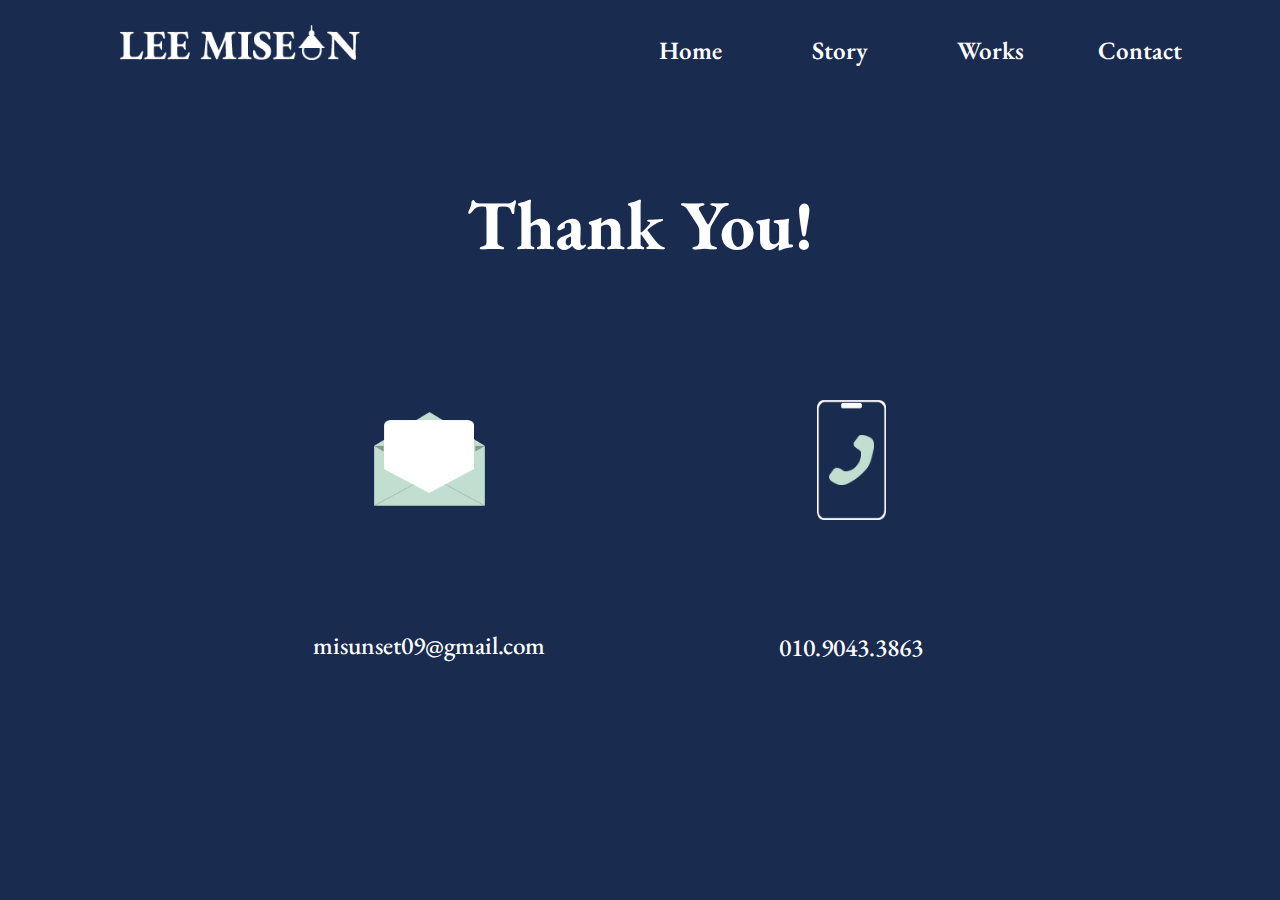
<file: index_contact.html>
<!DOCTYPE html>
<html lang="ko">
<head>
  <meta charset="UTF-8">
  <meta http-equiv="X-UA-Compatible" content="IE=edge">
  <meta name="viewport" content="width=device-width, initial-scale=1.0">
  <title>이미선 웹 | 퍼블리셔</title>
  <!-- 구글 폰트 적용 -->
  <link rel="preconnect" href="https://fonts.googleapis.com">
  <link rel="preconnect" href="https://fonts.gstatic.com" crossorigin>
  <link href="https://fonts.googleapis.com/css2?family=EB+Garamond:wght@400;500;600;700;800&family=IBM+Plex+Sans+KR:wght@300;400;500;600;700&display=swap" 
  rel="stylesheet">
  <!-- 스타일 시트 -->
  <link rel="stylesheet" href="./css/reset.css"> 
  <link rel="stylesheet" href="./css/css_contact.css"> 
  <link rel="icon" type="image/png" href="./images/logo-lamp.png"> 
</head>
<body>
  <header id="header">

    <div id="header-wrap">
        <div id="logo">
          <a href="index.html"><img src="./images/logo.png" alt="myname-logo"></a>
        </div> <!--#logo-->
        <ul id="nav">
            <li><a href="index.html">Home</a></li>
            <li><a href="index_story.html">Story</a></li>
            <li><a href="index_works.html">Works</a></li>
            <li><a href="index_contact.html">Contact</a></li>
        </ul> <!--#nav-->
    </div><!--#header-wrap-->

  </header> <!--#header-->

  <main id="main">
    <section id="contact">

      <div id="content-wrap">

        <h3 id="typing-text">Thank You!</h3>
        <div id="email-phone">
          <div class="icon email">
            <img src="./images/email-move.png" alt="letter">
            <span>misunset09@gmail.com</span>
          </div><!--icon email-->
          <div class="icon phone">
            <img src="./images/phone-move.png" alt="mobile">
            <span>010.9043.3863</span>
          </div><!--.icon phone-->
        </div><!--#email-phone-->
        
      </div><!--#content-wrap-->

    </section><!--#contact-->
  </main><!--#main-->

</body>
</html>
</file>
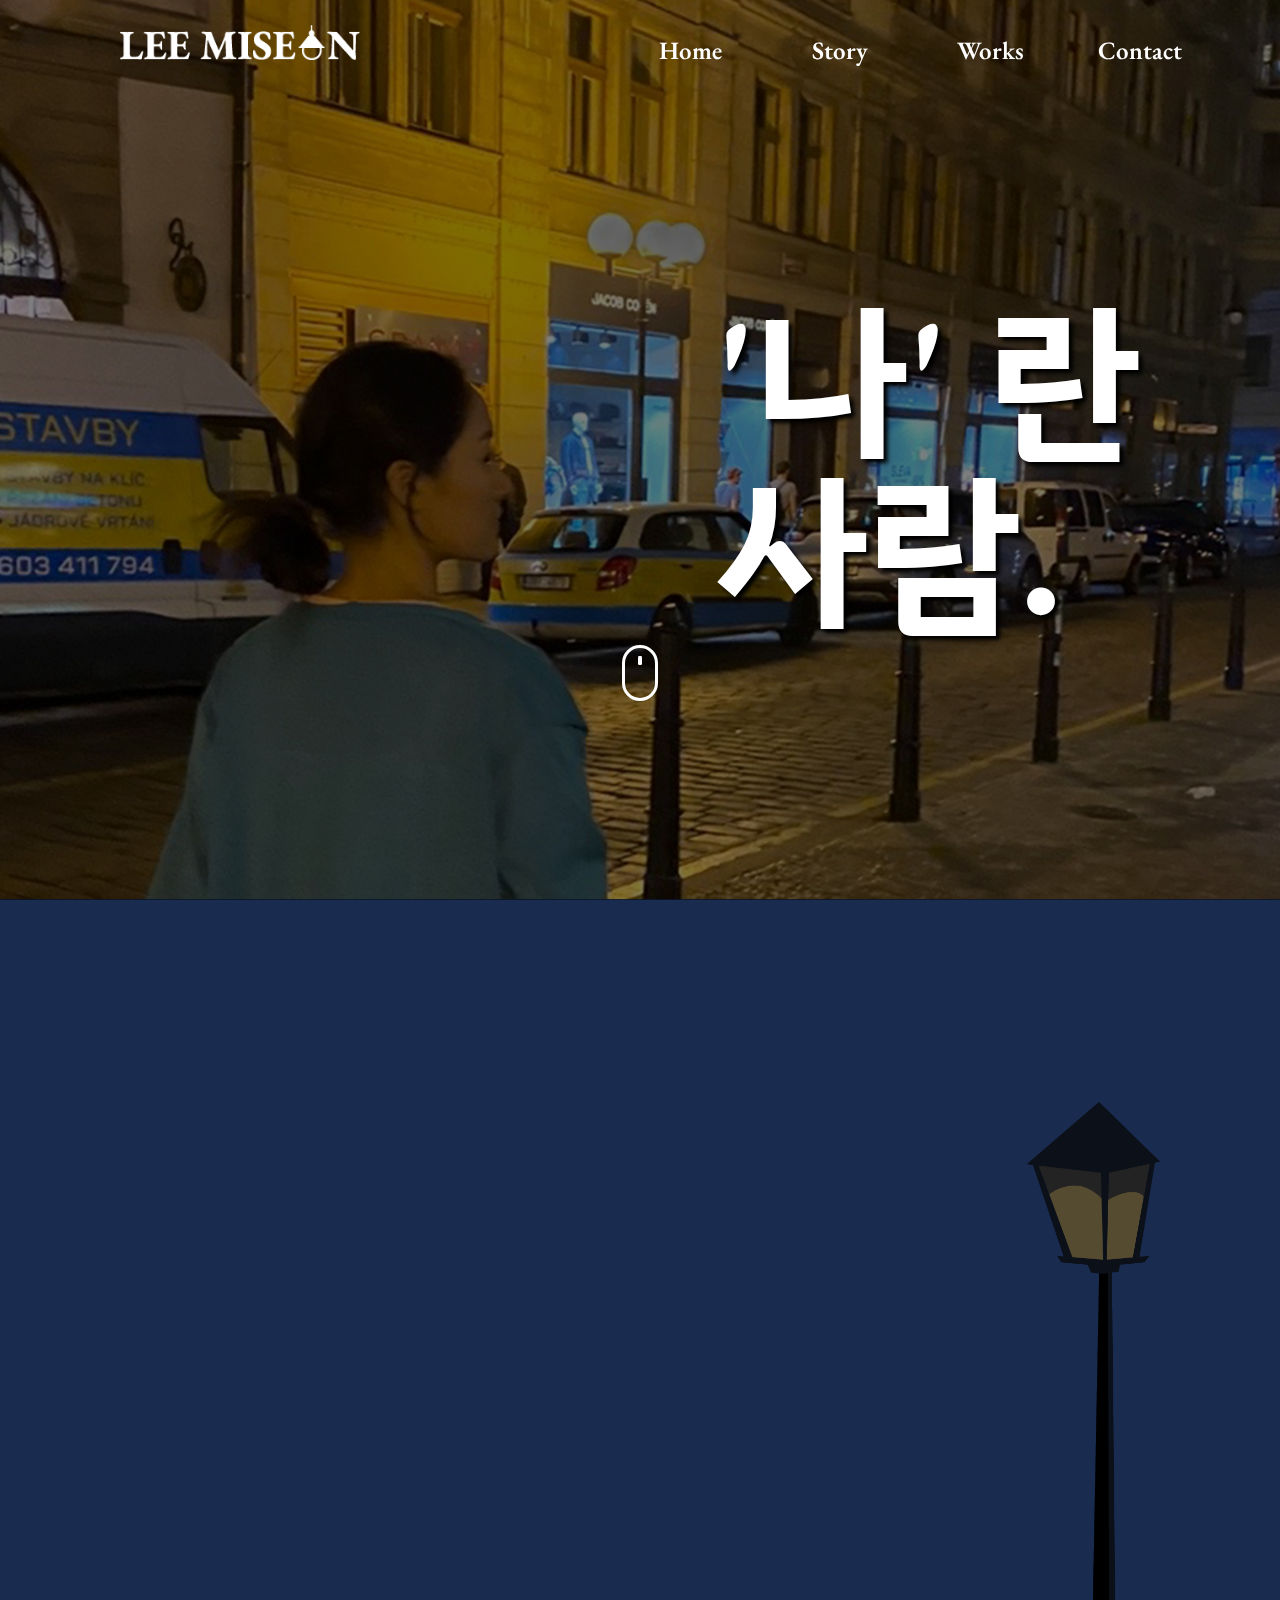
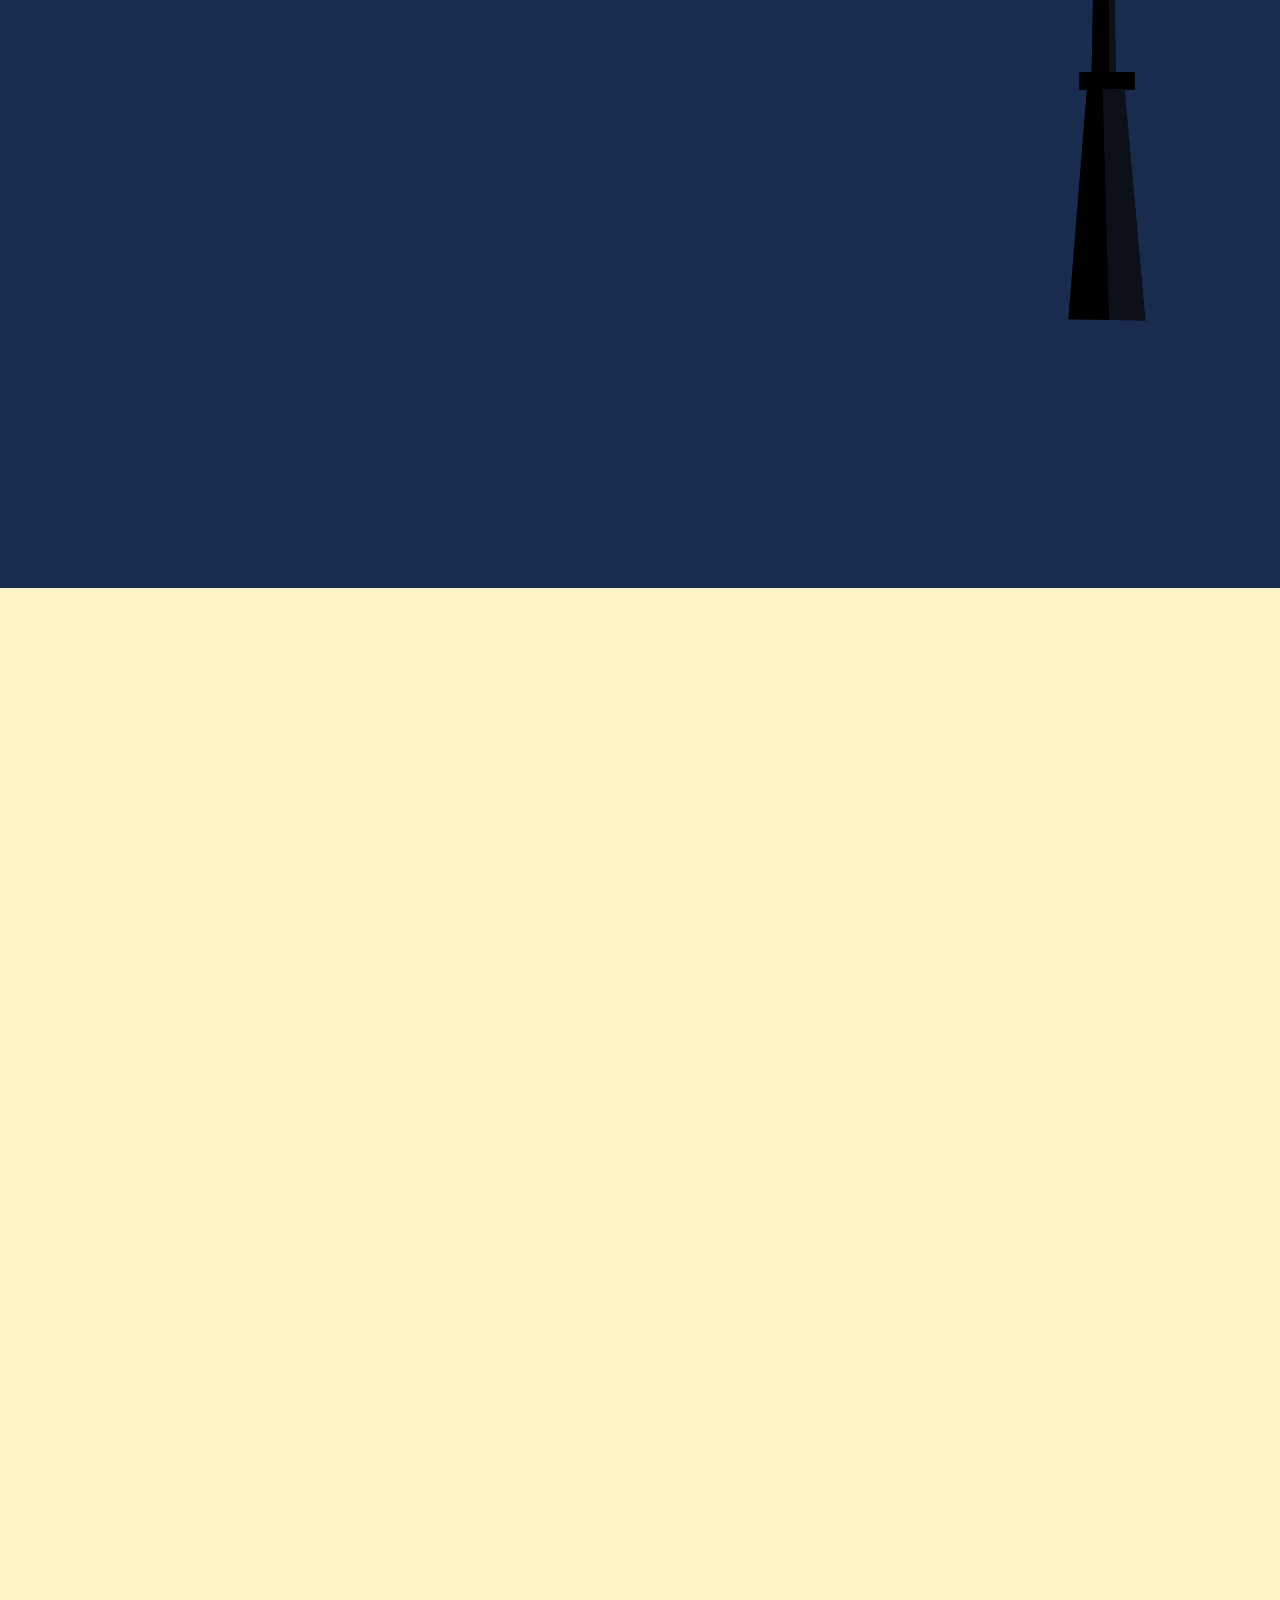
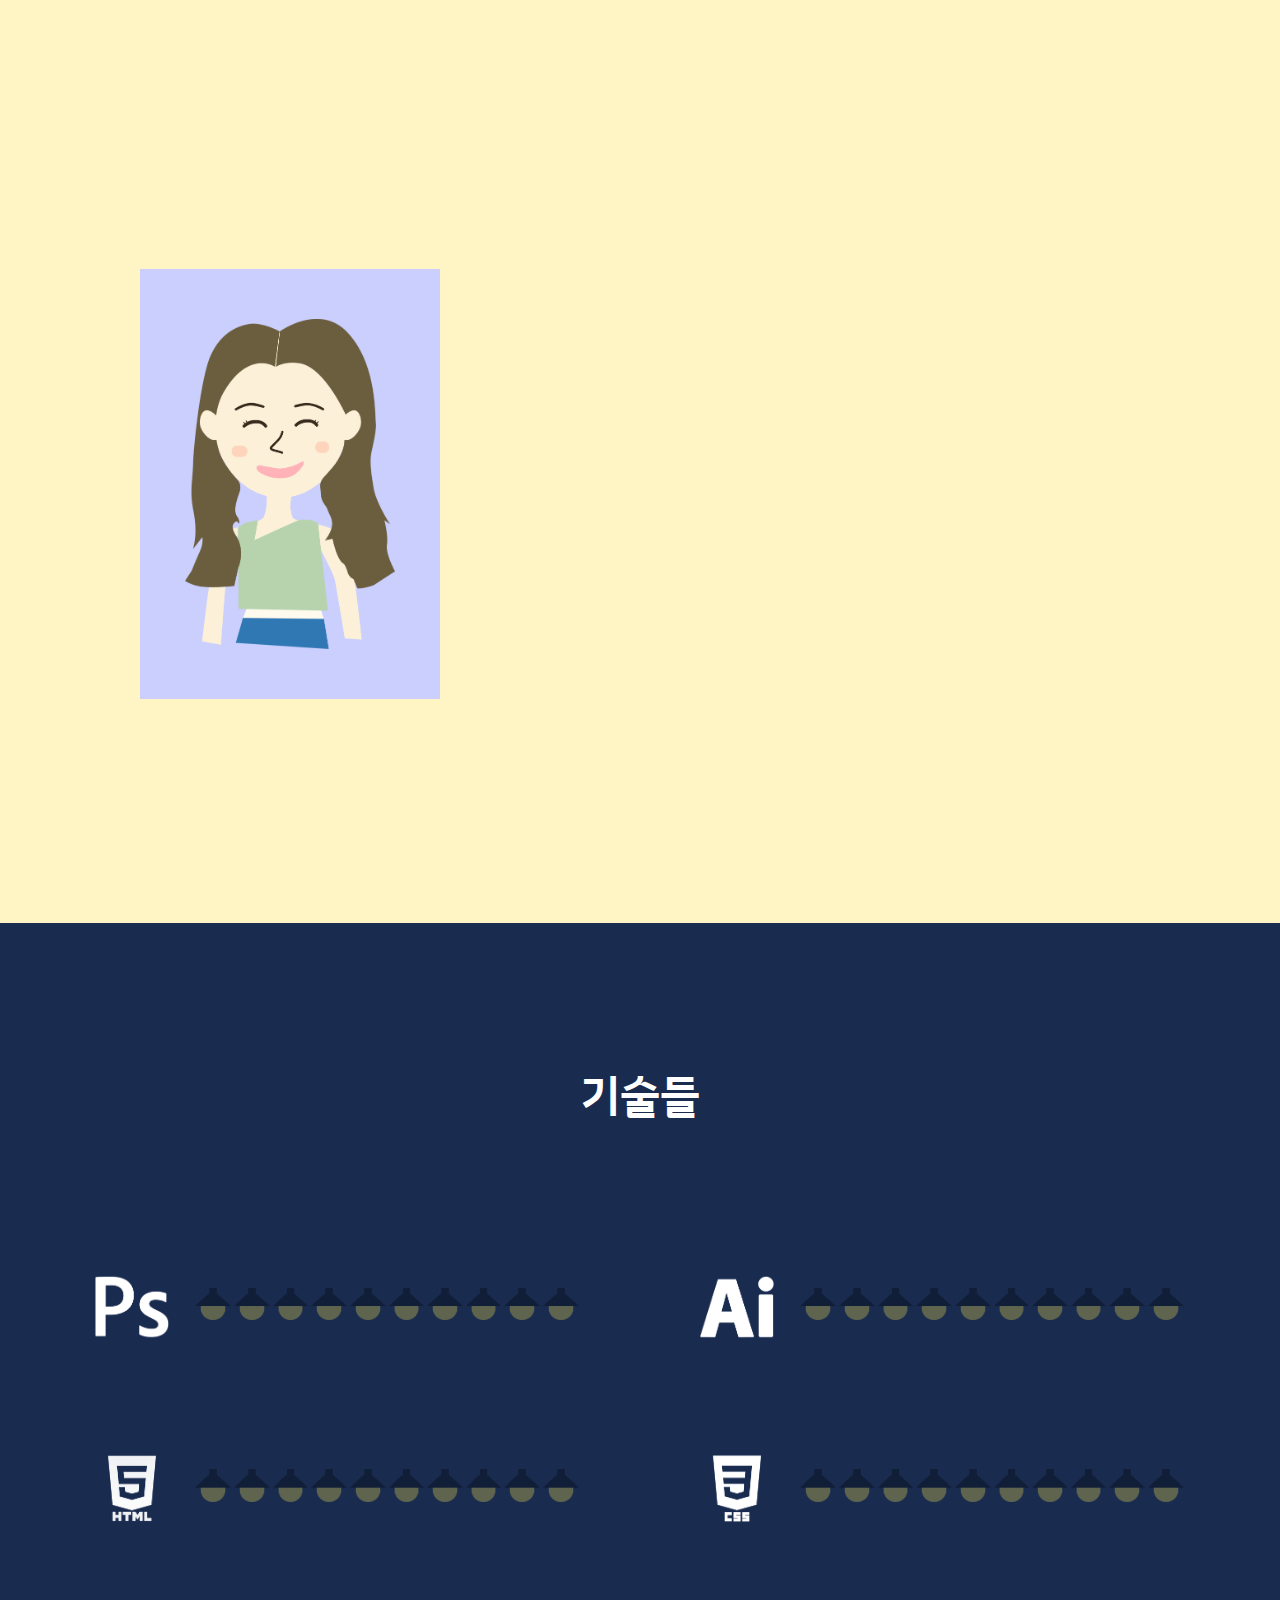
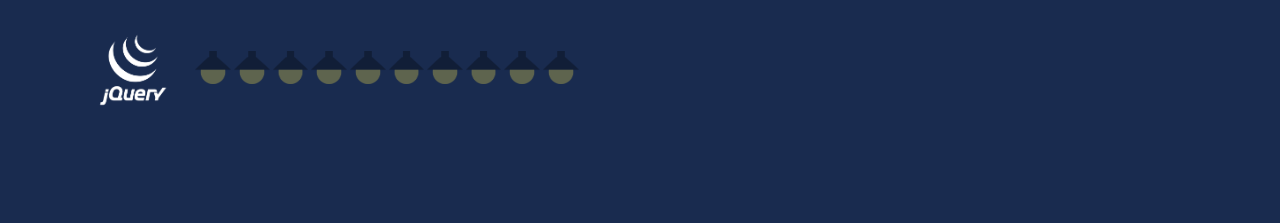
<file: index_story.html>
<!DOCTYPE html>
<html lang="ko">
<head>
    <meta charset="UTF-8">
    <meta http-equiv="X-UA-Compatible" content="IE=edge">
    <meta name="viewport" content="width=device-width, initial-scale=1.0">
    <title>이미선 웹 | 퍼블리셔</title>
    <!-- 구글 폰트 적용 -->
    <link rel="preconnect" href="https://fonts.googleapis.com">
    <link rel="preconnect" href="https://fonts.gstatic.com" crossorigin>
    <link href="https://fonts.googleapis.com/css2?family=EB+Garamond:wght@400;500;600;700;800&family=IBM+Plex+Sans+KR:wght@300;400;500;600;700&display=swap" 
    rel="stylesheet">
    <!-- 스타일 시트 -->
    <link rel="stylesheet" href="./css/reset.css"> 
    <link rel="stylesheet" href="./css/css_story.css">   
    <link rel="icon" type="image/png" href="./images/logo-lamp.png">
    <!-- 자바스크립트 -->  
    <script src="https://code.jquery.com/jquery-3.6.4.min.js"></script>
    <script src="./js/script_story.js"></script>
</head>
<body>

  <!-- header start! -->
  <header>
    <div id="header-wrap">
      <div id="logo">
        <a href="index.html"><img src="./images/logo.png" alt="mynamelogo"></a>
      </div> <!--#logo-->
      <ul id="nav">
        <li><a href="index.html">Home</a></li>
        <li><a href="index_story.html">Story</a></li>
        <li><a href="index_works.html">Works</a></li>
        <li><a href="index_contact.html">Contact</a></li>
      </ul> <!--#nav-->
    </div><!--#header-wrap-->
  </header>

  <!-- banner start! -->
  <section id="banner">
    
    <div id="content-wrap1">
      <h1>
          '나' 란 <br>
          사람.
      </h1>
      <div id="scrolldown">
          <div class="scroll">
              <span class="wheel"></span>
          </div><!--.scroll-->
      </div><!--#scrolldown-->
    </div><!--#content-wrap1-->

  </section><!--#banner-->

  <main id="main">
    
  <!-- introduce start! -->
    <section id="introduce">
      <div id="content-wrap2">
        <ul id="introduce-text">
          <li class="text con hidden">
              <h3>전등처럼 빛나리</h3>
              <p>하루종일 환한 전등을 켜 놓은 듯한 긍정에너지 이미선입니다.</p>
          </li>
          <li class="text con hidden">
              <h3>필요한 인재로</h3>
              <p>
                  전등에 들어가는 전구는 아주 작은 사물임에도<br>
                  존재감은 작지 않듯,<br>
                  조직 내에서 꼭 필요한 사람이 되겠습니다.
              </p>
          </li>
          <li class="text con hidden">
              <h3>열정 넘치게</h3>
              <p>
                  활력을 잃은 공간에 활기를 불어 넣어주고<br>
                  실내, 실외 어디든 우리의 일상을 밝혀주듯<br>
                  일상생활에서 무엇인가에 대한 강한 관심과 집중,<br>
                  발견하는 모습을 보여드리겠습니다.
              </p>
          </li>
        </ul><!--#introduce-text-->
        <div id="lightimage">
          <div id="street-on">
            <img src="./images/story-lighton.png" alt="streetlight">
          </div><!--street-on-->
        </div><!--#lightimage-->
      </div> <!--#content-wrap2-->
    </section> <!--#introduce-->

    <!-- profile.bgchange start! -->
    <section id="profile">
      <ul id="content-wrap3">
        <li class="profile-who con hidden">
          <img src="./images/story_lamp.png" alt="minilamp">
          <h3>성장하는</h3>
          <img class="imoji" src="./images/growup.png" alt="growup">
          <div id="growup-text">  
              다양한 사람들로부터<br>
              자극받으며<br>
              새로운 발상으로<br>
              접근하는 것을<br>
              좋아합니다.
          </div><!--#growup-text-->
        </li><!--.profile-who-->
        <li class="profile-who con hidden">
          <img src="./images/story_lamp.png" alt="minilamp">
          <h3>도전적인</h3>
          <img class="imoji" src="./images/challenge.png" alt="challenge">
          <div>
              새로운 것을 찾아서,<br>
              도전하는 것을 좋아하며<br>
              문제를 해결하는 능력을<br>
              갖추었습니다.
          </div>
        </li><!--.profile-who-->
        <li class="profile-who con hidden">
          <img src="./images/story_lamp.png" alt="minilamp">
          <h3>배려하는</h3>
          <img class="imoji warmth" src="./images/warm.png" alt="warmth">
          <div id="warmth-text">
              존중, 배려의 아이콘.<br>
              빛처럼 따뜻하게 다가가<br>
              사람을 대합니다.
          </div><!--#warmth-text-->
        </li><!--.profile-who-->
      </ul> <!--#content-wrap3>-->
    
      <div id="content-wrap4">
        <div id="profile-me">
          <img src="./images/profile.png" alt="me">
        </div><!--#profile-me-->
        <ul class="profile-text con hidden">
          <li>
            <h4>이미선</h4>
            <ul class="me-text">
              <li>1998. 09. 29</li>
            </ul>
          </li>
          <li>
            <h4>자격증</h4>
            <ul class="me-text">
              <li>2020.11<span>컴퓨터활용능력 1급</span></li>
              <li>2022.08<span>컴퓨터그래픽스운용기능사</span></li>
              <li>2022.12<span>GTQ(그래픽기술자격) 1급</span></li>
              <li>2023.04<span>웹디자인기능사</span></li>
            </ul>
          </li>
          <li>
            <h4>경험</h4>
            <ul class="me-text">
              <li>2022. 03~ 2022. 12<span>'디자인네이처' SNS 마케팅&쇼핑몰 관리</span></li>
            </ul>
          </li>
        </ul><!--#profile-text-->
      </div><!--#content-wrap4-->

    </section> <!--#profile-->
  </main><!--#main-->

   <!-- skills start! -->
   <section id="skills">
    <div id="content-wrap5">
      <h3>기술들</h3>
      <ul id="skills-wrap">
          <li class="skill ps">
              <img src="./images/ps-01.png" alt="photoshop">
              <div class="skills-lamp">
                  <span class="light">
                      <img src="./images/skills_lamp.png" alt="lamp"> 
                  </span>
                  <span class="light">
                      <img src="./images/skills_lamp.png" alt="lamp">
                  </span>
                  <span class="light">
                      <img src="./images/skills_lamp.png" alt="lamp">
                  </span>
                  <span class="light">
                      <img src="./images/skills_lamp.png" alt="lamp">
                  </span>
                  <span class="light">
                      <img src="./images/skills_lamp.png" alt="lamp">
                  </span>
                  <span class="light">
                      <img src="./images/skills_lamp.png" alt="lamp">
                  </span>
                  <span class="light">
                      <img src="./images/skills_lamp.png" alt="lamp">
                  </span>
                  <span class="light">
                      <img src="./images/skills_lamp.png" alt="lamp">
                  </span>
                  <span class="light">
                      <img src="./images/skills_lamp.png" alt="lamp">
                  </span>
                  <span>
                      <img src="./images/skills_lamp.png" alt="lamp">
                  </span>
              </div><!--.skills-light-->
          </li><!--.skill ps-->
          <li class="skill ai">
              <img src="./images/ai-01.png" alt="illustrator">
              <div class="skills-lamp">
                  <span class="light">
                      <img src="./images/skills_lamp.png" alt="lamp"> 
                  </span>
                  <span class="light">
                      <img src="./images/skills_lamp.png" alt="lamp">
                  </span>
                  <span class="light">
                      <img src="./images/skills_lamp.png" alt="lamp">
                  </span>
                  <span class="light">
                      <img src="./images/skills_lamp.png" alt="lamp">
                  </span>
                  <span class="light">
                      <img src="./images/skills_lamp.png" alt="lamp">
                  </span>
                  <span class="light">
                      <img src="./images/skills_lamp.png" alt="lamp">
                  </span>
                  <span class="light">
                      <img src="./images/skills_lamp.png" alt="lamp">
                  </span>
                  <span class="light">
                      <img src="./images/skills_lamp.png" alt="lamp">
                  </span>
                  <span class="light">
                      <img src="./images/skills_lamp.png" alt="lamp">
                  </span>
                  <span>
                      <img src="./images/skills_lamp.png" alt="lamp">
                  </span>
              </div><!--.skills-light-->
          </li><!--.skill ai-->
          <li class="skill html">
              <img src="./images/html-01.png" alt="html">
              <div class="skills-lamp">
                  <span class="light">
                      <img src="./images/skills_lamp.png" alt="lamp"> 
                  </span>
                  <span class="light">
                      <img src="./images/skills_lamp.png" alt="lamp">
                  </span>
                  <span class="light">
                      <img src="./images/skills_lamp.png" alt="lamp">
                  </span>
                  <span class="light">
                      <img src="./images/skills_lamp.png" alt="lamp">
                  </span>
                  <span class="light">
                      <img src="./images/skills_lamp.png" alt="lamp">
                  </span>
                  <span class="light">
                      <img src="./images/skills_lamp.png" alt="lamp">
                  </span>
                  <span class="light">
                      <img src="./images/skills_lamp.png" alt="lamp">
                  </span>
                  <span class="light">
                      <img src="./images/skills_lamp.png" alt="lamp">
                  </span>
                  <span class=>
                      <img src="./images/skills_lamp.png" alt="lamp">
                  </span>
                  <span class=>
                      <img src="./images/skills_lamp.png" alt="lamp">
                  </span>
              </div>
          </li>
          <li class="skill css">
              <img src="./images/css-01.png" alt="css">
              <div class="skills-lamp">
                  <span class="light">
                      <img src="./images/skills_lamp.png" alt="lamp"> 
                  </span>
                  <span class="light">
                      <img src="./images/skills_lamp.png" alt="lamp">
                  </span>
                  <span class="light">
                      <img src="./images/skills_lamp.png" alt="lamp">
                  </span>
                  <span class="light">
                      <img src="./images/skills_lamp.png" alt="lamp">
                  </span>
                  <span class="light">
                      <img src="./images/skills_lamp.png" alt="lamp">
                  </span>
                  <span class="light">
                      <img src="./images/skills_lamp.png" alt="lamp">
                  </span>
                  <span class="light">
                      <img src="./images/skills_lamp.png" alt="lamp">
                  </span>
                  <span>
                      <img src="./images/skills_lamp.png" alt="lamp">
                  </span>
                  <span>
                      <img src="./images/skills_lamp.png" alt="lamp">
                  </span>
                  <span>
                      <img src="./images/skills_lamp.png" alt="lamp">
                  </span>
              </div> <!--.skills-light-->
          </li><!--.skill css-->
          <li class="skill jquery">
              <img src="./images/jquery-01.png" alt="jquery">
              <div class="skills-lamp">
                  <span class="light">
                      <img src="./images/skills_lamp.png" alt="lamp"> 
                  </span>
                  <span class="light">
                      <img src="./images/skills_lamp.png" alt="lamp">
                  </span>
                  <span class="light">
                      <img src="./images/skills_lamp.png" alt="lamp">
                  </span>
                  <span class="light">
                      <img src="./images/skills_lamp.png" alt="lamp">
                  </span>
                  <span class="light">
                      <img src="./images/skills_lamp.png" alt="lamp">
                  </span>
                  <span class="light">
                      <img src="./images/skills_lamp.png" alt="lamp">
                  </span>
                  <span>
                      <img src="./images/skills_lamp.png" alt="lamp">
                  </span>
                  <span>
                      <img src="./images/skills_lamp.png" alt="lamp">
                  </span>
                  <span>
                      <img src="./images/skills_lamp.png" alt="lamp">
                  </span>
                  <span>
                      <img src="./images/skills_lamp.png" alt="lamp">
                  </span>
              </div> <!--.skills-light-->
          </li> <!--.skill jquery-->
      </ul><!--#skills-wrap-->
    </div><!--#content-wrap5-->
  </section> <!--#skills-->
</body>
</html>
</file>
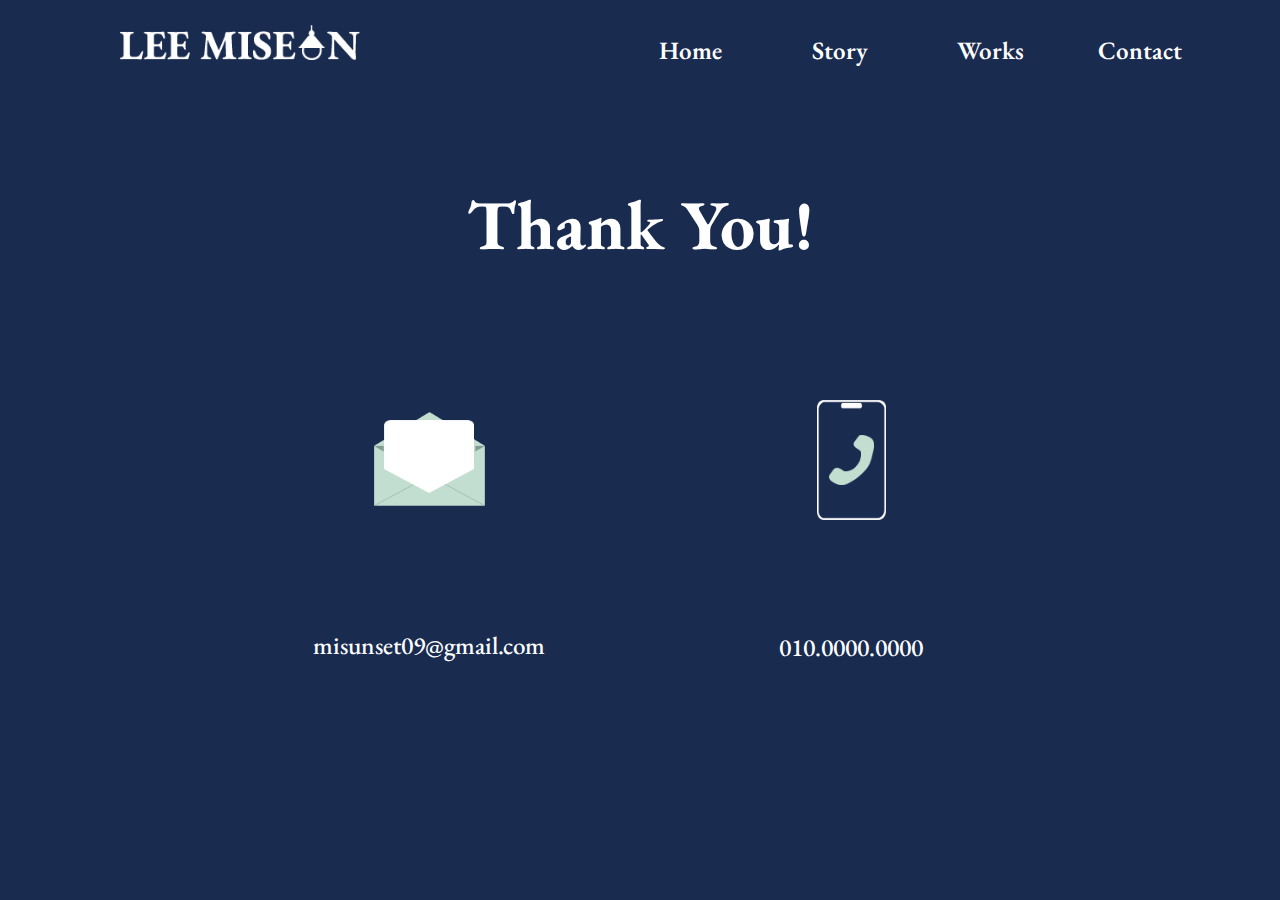
<file: 3-development/index_contact.html>
<!DOCTYPE html>
<html lang="ko">
<head>
  <meta charset="UTF-8">
  <meta http-equiv="X-UA-Compatible" content="IE=edge">
  <meta name="viewport" content="width=device-width, initial-scale=1.0">
  <title>이미선 웹 | 퍼블리셔</title>
  <!-- 구글 폰트 적용 -->
  <link rel="preconnect" href="https://fonts.googleapis.com">
  <link rel="preconnect" href="https://fonts.gstatic.com" crossorigin>
  <link href="https://fonts.googleapis.com/css2?family=EB+Garamond:wght@400;500;600;700;800&family=IBM+Plex+Sans+KR:wght@300;400;500;600;700&display=swap" 
  rel="stylesheet">
  <!-- 스타일 시트 -->
  <link rel="stylesheet" href="./css/reset.css"> 
  <link rel="stylesheet" href="./css/css_contact.css"> 
  <link rel="icon" type="image/png" href="./images/logo-lamp.png"> 
</head>
<body>
  <header id="header">

    <div id="header-wrap">
        <div id="logo">
          <a href="index.html"><img src="./images/logo.png" alt="myname-logo"></a>
        </div> <!--#logo-->
        <ul id="nav">
            <li><a href="index.html">Home</a></li>
            <li><a href="index_story.html">Story</a></li>
            <li><a href="index_works.html">Works</a></li>
            <li><a href="index_contact.html">Contact</a></li>
        </ul> <!--#nav-->
    </div><!--#header-wrap-->

  </header> <!--#header-->

  <main id="main">
    <section id="contact">

      <div id="content-wrap">

        <h3 id="typing-text">Thank You!</h3>
        <div id="email-phone">
          <div class="icon email">
            <img src="./images/email-move.png" alt="letter">
            <span>misunset09@gmail.com</span>
          </div><!--icon email-->
          <div class="icon phone">
            <img src="./images/phone-move.png" alt="mobile">
            <span>010.0000.0000</span>
          </div><!--.icon phone-->
        </div><!--#email-phone-->
        
      </div><!--#content-wrap-->

    </section><!--#contact-->
  </main><!--#main-->

</body>
</html>
</file>
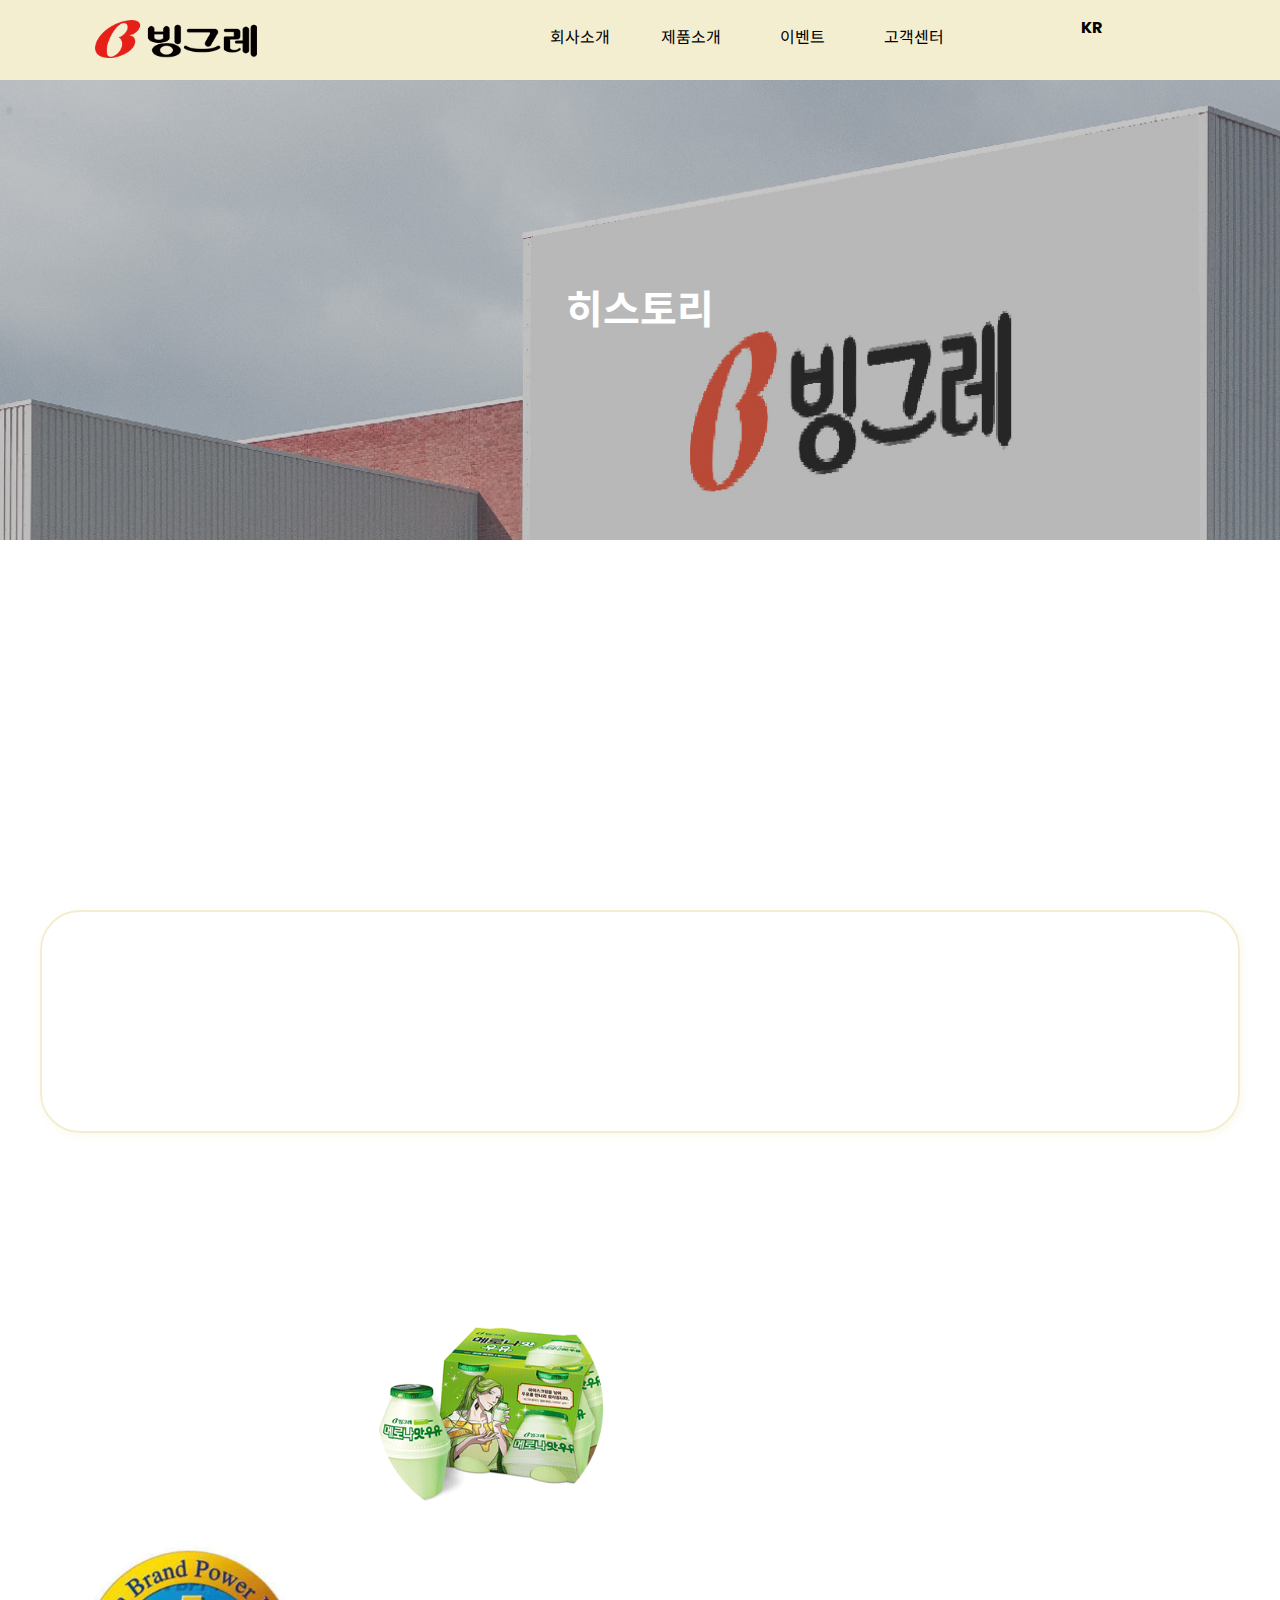
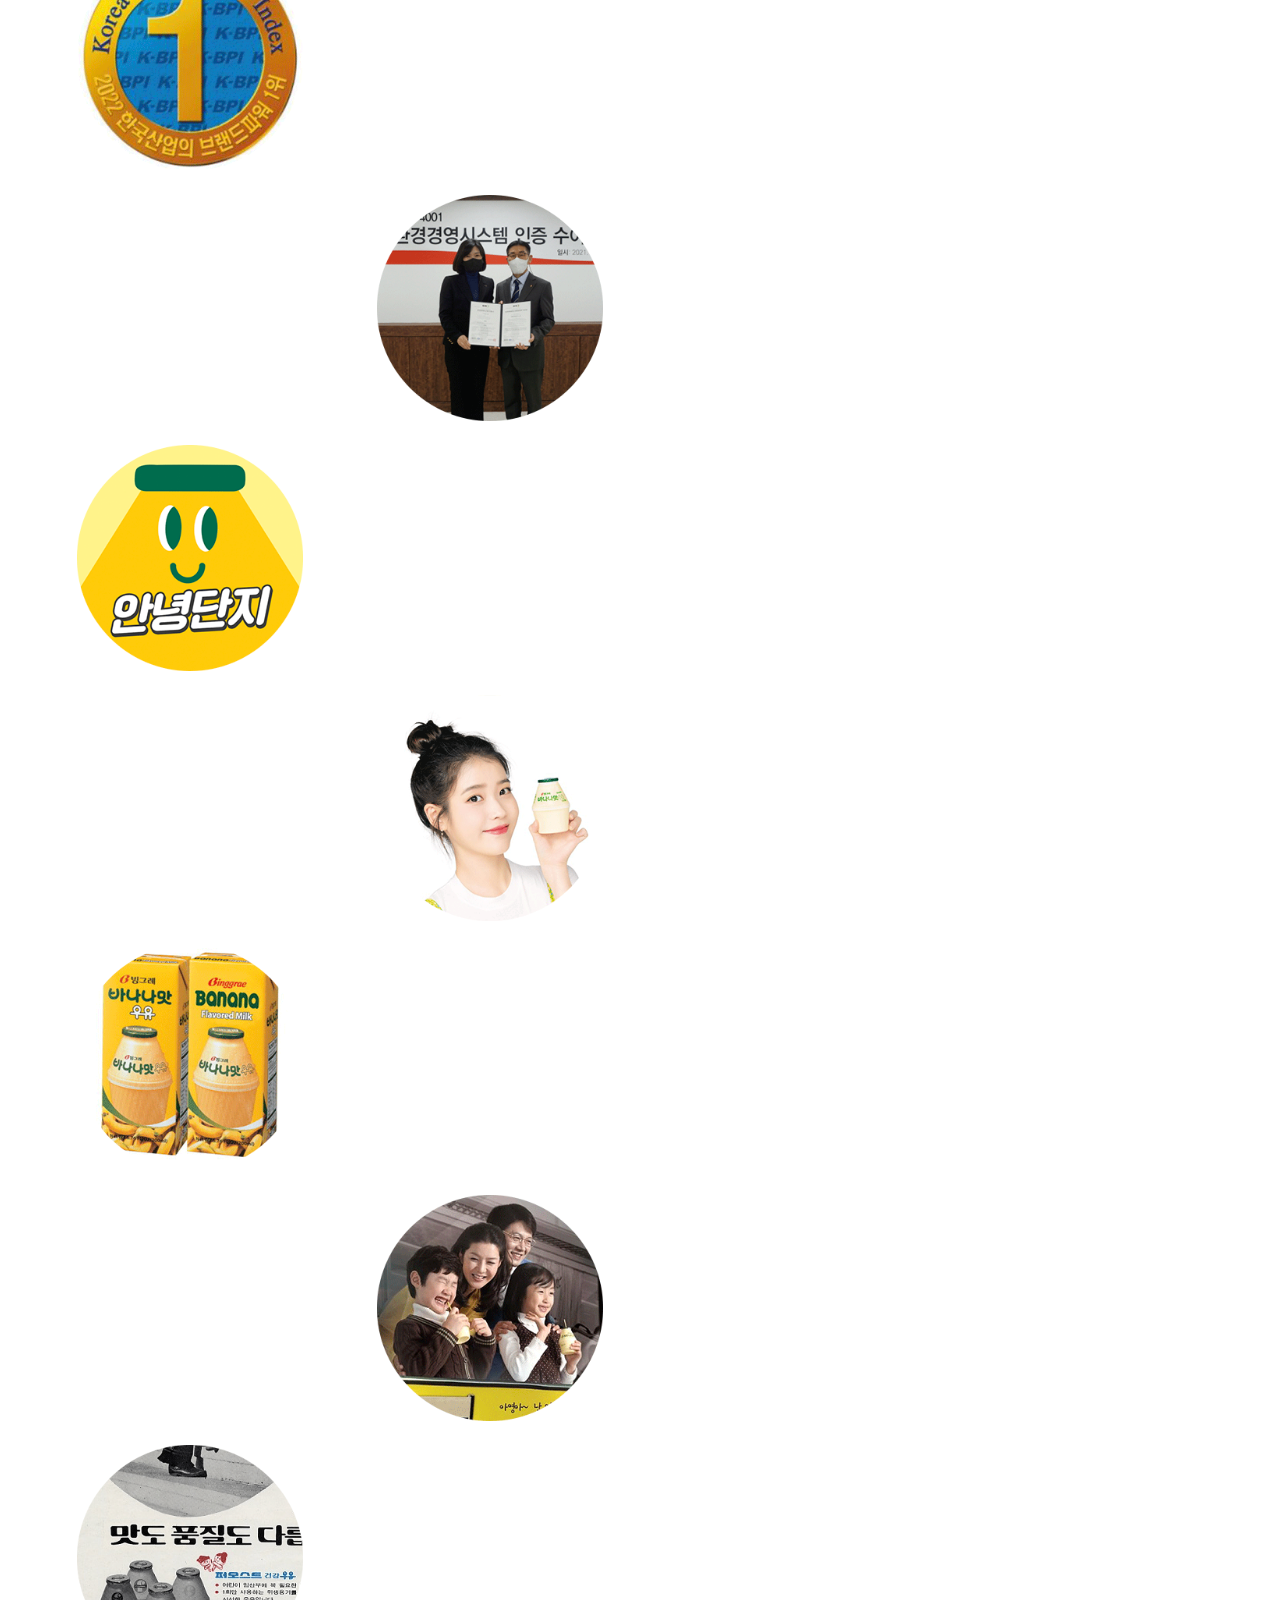
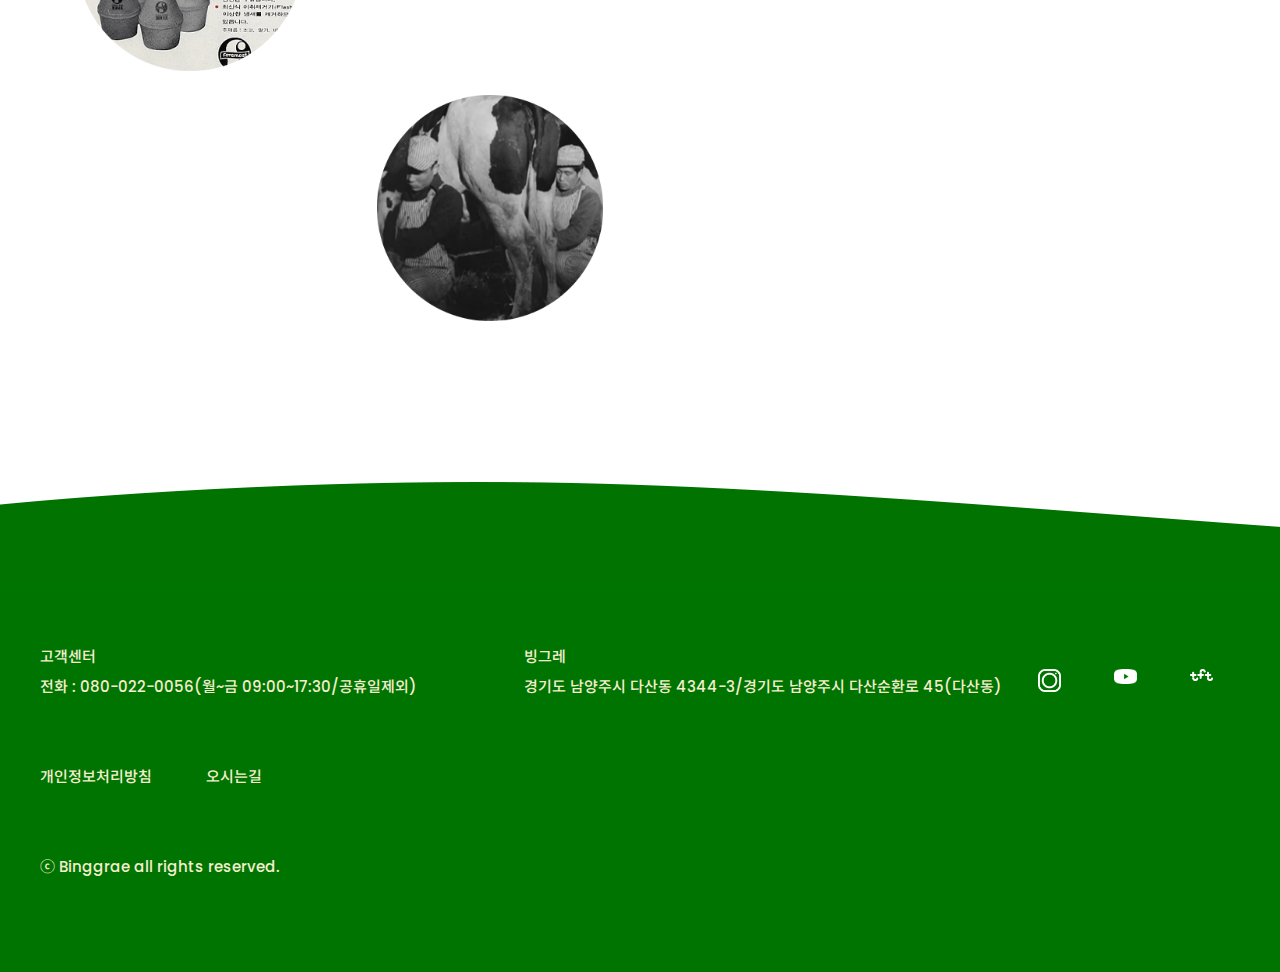
<file: banana/index-info.html>
<!DOCTYPE html>
<html lang="ko">
<head>
  <meta charset="UTF-8">
  <meta http-equiv="X-UA-Compatible" content="IE=edge">
  <meta name="viewport" content="width=device-width, initial-scale=1.0">
  <title>빙그레 바나나맛우유</title>
  <!-- google font 적용 -->
  <link rel="preconnect" href="https://fonts.googleapis.com">
  <link rel="preconnect" href="https://fonts.gstatic.com" crossorigin>
  <link href="https://fonts.googleapis.com/css2?family=Noto+Sans+KR:wght@100;300;400;500;700;900&family=Poppins:wght@100;200;300;400;500;600;700;800;900&display=swap" 
  rel="stylesheet">
  <!-- style sheet 적용 -->
  <link rel="stylesheet" href="css/reset.css">
  <link rel="stylesheet" href="css/info.css">
  <link rel="icon" href="images/biggrae-icon.png">
  <!-- script -->
  <script src="https://code.jquery.com/jquery-3.7.0.min.js"></script>
  <script src="js/script-info.js"></script>
</head>
<body>
  <header>
    <div id="header-wrap">
      <div id="logo">
        <a href="./index.html">
          <img src="./images/binggrae-logo.png" alt="Binggrae-logo">
        </a>
      </div><!--.logo-->
      <div id="nav">
        <ul>
          <li>
            <a href="./index-info.html">회사소개</a>
          </li>
          <li>
            <a href="#">제품소개</a>
          </li>
          <li>
            <a href="./index-list(edit).html">이벤트</a>
          </li>
          <li>
            <a href="#">고객센터</a>
          </li>
        </ul>
        <div id="language">KR</div>
        <div id="hamburger"></div>
      </div><!--#nav-->
    </div><!--#header-wrap-->
  </header>

  <section id="banner">
    <div id="banner-txt">
      <h2>히스토리</h2>
    </div>
  </section>

  <section id="content">

    <div id="story-txt">
      <h1 class="text hidden">Our <span>Story</span></h1>
      <p class="text hidden">빙그레는 지난 1967년, 유가공 산업발전과 국민 생활 건강에 이바지 하기 위해 설립되었으며, <br>
        이제는 세계를 무대로 활동하는 글로벌 기업으로 성장하고 있습니다.</p>
    </div> <!--#story-txt-->

    <div id="success-txt">
      <ul>
        <li class="text hidden">
          <p>바나나맛 우유 탄생</p>
          <h1>1974년</h1>
          <p>대한민국을 대표하는 No.1 가공우유</p>
        </li>
        <li class="text hidden">
          <p>국내산 원유를 함유</p>
          <h1>> 85%</h1>
          <p>높은 원유 함량과 공신력 있는 품질인증</p>
        </li>
        <li class="text hidden">
          <p>브랜드파워</p>
          <h1>1위</h1>
          <p>15년 연속 브랜드 파워(K-BPI) 1위</p>
        </li>
      </ul>
    </div><!--#success-txt-->

    <div id="history-wrap">

      <div id="history-left">
        <ul>
          <li class="history-img">
            <p class="h-img con1"></p>
          </li>
          <li class="history-img">
            <p class="h-img con2"></p>
          </li>
          <li class="history-img">
            <p class="h-img con3"></p>
          </li>
          <li class="history-img">
            <p class="h-img con4"></p>
          </li>
          <li class="history-img">
            <p class="h-img con5"></p>
          </li>
          <li class="history-img">
            <p class="h-img con6"></p>
          </li>
          <li class="history-img">
            <p class="h-img con7"></p>
          </li>
          <li class="history-img">
            <p class="h-img con8"></p>
          </li>
          <li class="history-img">
            <p class="h-img con9"></p>
          </li>
        </ul>
      </div> <!--#history-left-->

      <div id="history-right">
        <div class="history-txt text hidden">
          <h1>Now - 2020</h1>
          <ul class="txt-wrap">
            <li>
              <p class="txt-num">2023. 2.</p>
              <div class="txt-con">단지 우유 신제품 ‘메로나맛우유’ 출시</div>
            </li>
            <li>
              <p class="txt-num">2023. 1.</p>
              <div class="txt-con">바나나맛우유 분리배출 ‘일상단반사’ 캠페인 종료</div>
            </li>
            <li>
              <p class="txt-num">2022. 12.</p>
              <div class="txt-con">빙그레, 가족친화인증 획득</div>
            </li>
            <li>
              <p class="txt-num">2022. 11.</p>
              <div class="txt-con">
                빙그레, COP27 한국관에서 친환경 우수사례 발표<br>
                빙그레, 한국ESG기준원 ESG 평가 4년 연속 통합 A등급 획득
              </div>
            </li>
            <li>
              <p class="txt-num">2022. 9.</p>
              <div class="txt-con">
                딸기맛우유 잔망루피 에디션 출시<br>
                바나나맛우유 분리배출 ‘일상단반사’ 캠페인 실시
              </div>
            </li>
            <li>
              <p class="txt-num">2022. 8.</p>
              <div class="txt-con">빙그레, 2022 레드닷 어워드 본상 수상</div>
            </li>
            <li>
              <p class="txt-num">2022. 4.</p>
              <div class="txt-con">빙그레, ‘한국산업의 브랜드파워(K-BPI)’ 2개 부문 1위</div>
            </li>
            <li>
              <p class="txt-num">2021. 12.</p>
              <div class="txt-con">
                바나나맛우유, 임인년 새해 맞이 ‘어흥 에디션’ 출시<br>
                환경경영시스템(ISO14001) 국제표준 인증 획득 (KMR)
              </div>
            </li>
            <li>
              <p class="txt-num">2021. 11.</p>
              <div class="txt-con">
                바나나맛우유 유튜브 채널 '안녕 단지' <br>
                유튜브 웍스 어워즈 베스트 브랜드 크리에이터 수상
              </div>
            </li>
            <li>
              <p class="txt-num">2021. 10.</p> 
              <div class="txt-con">빙그레, 3년 연속 ESG 평가 ‘A’등급 획득</div>
            </li>
            <li>
              <p class="txt-num">2021. 9.</p> 
              <div class="txt-con">단지우유 신제품 ‘꿀맛우유’ 출시</div>
            </li>
            <li>
              <p class="txt-num">2021. 4.</p> 
              <div class="txt-con">배달로도 즐기는 빙그레 바나나맛우유, 요기요와 콜라보 실시</div>
            </li>
            <li>
              <p class="txt-num">2021. 3.</p> 
              <div class="txt-con">단지 우유 신제품 ‘밀크티맛단지’ 출시</div>
            </li>
            <li>
              <p class="txt-num">2020. 11.</p> 
              <div class="txt-con">
                ‘친환경 기술진흥 및 소비촉진 유공 정부포상’ 대통령 표창 수상<br>
                바나나맛우유, ‘요술단지’로 변신해 응원메시지 전달
              </div>
            </li>
            <li>
              <p class="txt-num">2020. 7.</p> 
              <div class="txt-con">바나나맛우유, 씻어서 버리는 ‘단지 세탁소’ 오픈</div>
            </li>
            <li>
              <p class="txt-num">2020. 6.</p> 
              <div class="txt-con">바나나맛우유, 아이유와 함께하는 ‘지구를 지켜바나나’ 캠페인 실시</div>
            </li>
            <li>
              <p class="txt-num">2020. 4.</p> 
              <div class="txt-con">단지가 궁금해 여섯 번째 시리즈 ‘캔디바맛우유’ 출시</div>
            </li>
            <li>
              <p class="txt-num">2020. 3.</p> 
              <div class="txt-con">환경 보호를 위한 ‘분바스틱’ 캠페인 실시</div>
            </li>
          </ul><!--#txt-wrap-->
        </div><!--#history-txt-->
        <div class="history-txt text hidden">
          <h1>2019 - 2000</h1>
          <ul class="txt-wrap">
            <li>
              <p class="txt-num">2019. 11.</p>
              <div class="txt-con">가족친화인증 획득 (KMR)</div>
            </li>
            <li>
              <p class="txt-num">2019. 10.</p>
              <div class="txt-con">다섯 번째 한정판 제품 '호박고구마맛우유' 출시</div>
            </li>
            <li>
              <p class="txt-num">2019. 6.</p>
              <div class="txt-con">건강지향 통합 브랜드 TFT 런칭</div>
            </li>
            <li>
              <p class="txt-num">2019. 03.</p>
              <div class="txt-con">세상에 없던 우유 세 번째 제품 '리치피치맛우유' 출시</div>
            </li>
            <li>
              <p class="txt-num">2019. 3.</p>
              <div class="txt-con">세상에 없던 우유 시즌 2 '귤맛우유' 출시</div>
            </li>
            <li>
              <p class="txt-num">2018. 6.</p> 
              <div class="txt-con">바나나맛우유, '함께 놀아요 바나나맛우유' 캠페인 실시</div>
            </li>
            <li>
              <p class="txt-num">2015. 11.</p>
              <div class="txt-con">대한민국 소셜미디어대상 식품 및 유제품 부문 대상</div>
            </li>
            <li>
              <p class="txt-num">2014. 9.</p>
              <div class="txt-con">바나나맛 우유 할랄(Halal) 인증 획득</div>
              </li>
            <li>
              <p class="txt-num">2005. 3.</p>
              <div class="txt-con">바나나맛 우유 미국 수출 시작</div>
            </li>
            <li>
              <p class="txt-num">2004. 12.</p>
              <div class="txt-con">가공우유 사상 최초 연 매출 1,000억 돌파</div>
            </li>
            <li>
              <p class="txt-num">2004. 7.</p>
              <div class="txt-con">바나나맛우유 출시 30주년 브랜드 사이트 오픈 및 행사 진행</div>
            </li>
          </ul><!--#txt-wrap-->
        </div><!--#history-txt-->
        <div class="history-txt text hidden">
          <h1>1999 - 1967</h1>
          <ul class="txt-wrap">
            <li>
              <p class="txt-num">1999. 11.</p> 
              <div class="txt-con">20세기 한국을 빛낸 상품전 '바나나맛 우유' 선정</div>
            </li>
            <li>
              <p class="txt-num">1998. 5.</p> 
              <div class="txt-con">유음료 부문 HACCP 인증 획득 (식품의약품안전청)</div>
            </li>
            <li>
              <p class="txt-num">1997. 4.</p>
              <div class="txt-con">유가공 업계 최초 ISO 9001 인증 획득 (한국생산성본부)</div>
            </li>
            <li>
              <p class="txt-num">1982. 2.</p> 
              <div class="txt-con">대일유업에서 빙그레로 사명 변경</div>
            </li>
            <li>
              <p class="txt-num">1974. 6.</p> 
              <div class="txt-con">바나나맛 우유 탄생</div>
            </li>
            <li>
              <p class="txt-num">1967. 9.</p> 
              <div class="txt-con">㈜ 대일양행 설립</div>
            </li>
          </ul><!--#txt-wrap-->
        </div><!--#history-txt-->
      </div><!--#history-right-->

    </div><!--#history-wrap-->

    <div id="ft-shape"></div><!--#ft-shape-->

  </section> <!--#content-->
 

  <footer>

    <div id="footer-wrap">

      <div id="address-wrap">

        <ul id="community">
          <li>
            고객센터
          </li>
          <li>
            전화 : 080-022-0056(월~금 09:00~17:30/공휴일제외)
          </li>
        </ul><!--#community-->

        <ul id="address">
          <li>
            빙그레
          </li>
          <li>
            경기도 남양주시 다산동 4344-3/경기도 남양주시 다산순환로 45(다산동)
          </li>
        </ul><!--#address-->

        <ul id="sns">
          <li>
            <a href="http://www.instagram.com/binggraekorea" target="_blank"><img src="./images/instargram.png" alt="binggrae-insta"></a>
          </li>
          <li>
            <a href="https://www.youtube.com/@official.binggrae" target="_blank"><img src="./images/youtube.png" alt="binggrae-youtube"></a>
          </li>
          <li>
            <a href="https://www.tftmall.co.kr/main/index.php" target="_blank"><img src="./images/tft.png" alt="binggrae-tftmall"></a>
          </li>
        </ul><!--#sns-->
      </div><!--#address-wrap-->

      <ul id="info">
        <li>
          <a href="#">개인정보처리방침</a>
        </li>
        <li>
          <a href="#">오시는길</a>
        </li>
      </ul><!--#info-->

      <div id="copy">
        ⓒ Binggrae all rights reserved.
      </div> <!--#copy-->

    </div><!--#footer-wrap-->

  </footer>
</body>
</html>
</file>
<file: asiana/css/style.css>
/* 16px 기본 
margin도 16px 기본 */
html,body {
  box-sizing: border-box;
  height: 100%;
  font-family: 'Geologica', 'Noto Sans KR', sans-serif;
  color: #222;
}
a {
  text-decoration: none;
  color: inherit;
}
header {
  width: 100%; height: 5em;
  z-index: 1;
  position: absolute;
}
#header-wrap {
  max-width: 1200px;
  margin: 0 auto;
}
#header-wrap::after {
  content: ""; display: block; clear: both;
}
#asiana-logo {
  width: 30%;
  float: left;
}
#asiana-logo > img {
  display: block;
  margin: auto;
  width: 70%;
  height: 50px;
  padding: 15px 0;
}
/* nav-menu start */
#nav-wrap {
  width: 70%;
  float: left;
}
#nav-wrap::after {
  content: ""; display: block; clear: both;
}
#nav-menus {
  color: #fff;
  font-weight: 500;
  font-size: 1.125em;
  float: left;
}
#nav-menus::after {
  content: ""; display: block; clear: both;
}
#nav-menus > li {
  float: left; height: 80px;
  margin: 0 2.5em;
}
#nav-menus > li > a {
  display: block;
  padding: 31px 0;
}
/* nav-icons */
#nav-icons {
  float: right;
}
#nav-icons::after {
  content: ""; display: block; clear: both;
}
#nav-icons > li {
  float: left;
  width: 2em; height: 80px;
  margin: 0 0.5em;
}
#nav-icons button {
  border: none;
  padding: 0;
  background: inherit;
  cursor: pointer;
}
#nav-icons img {
  width: 25px; height: 25px;
  display: block;
  padding: 22.5px 0;
}
header.head_fix { /* 움직이면 header fixed */
  position: fixed;
  top: 0;
  left: 0;
  z-index: 9999;
  background: #fff;
  border-bottom: 1px solid #ddd;
}
/*
#inner-bg {
  border-radius: 100%;
  width: 4em;
  height: 4em;
  max-width: 65px;
  max-height: 65px;
  overflow: hidden;
  border-radius: 100%;
  transform: scale(1);
  will-change: transform;
  position: fixed;
  top: 0px;
  right: 0px;
  z-index: -1;
  transition: all ease-in .8s;
  background-color: #fff;
  visibility: hidden;
}*/

.inner-header {
  width: 100%; height: 100%;
}
/* banner */
#banner {
  height: 100%;
  position: relative;
  transition: all 0.5s;
}
#banner-bg {
  background-image: url('../images/asiana-banner.jpg');
  background-size: cover;
  background-position: center;
  height: 100%;
}
#banner-h1 {
  font-size: 3em;
  position: absolute;
  top: 50%;
  left: 50%;
  transform: translate(-50%, -50%);
  transition: all 0.5s;
}
#banner-h1 > h1 {
  font-weight: 500;
  margin-right: 10px;
}
#banner-h1 > h1, #banner-h1 > .h1-p {
  display: inline-block;
  color: #fff;
  line-height: 1.5;
}
#banner-h1 > .p1 > span, #banner-h1 > .p2 > span {
  font-weight: 600;
  letter-spacing: -8px;
  animation: loading 1.4s infinite alternate;
}
#banner-h1 > .p1 > span:nth-child(2) {
  animation-delay: .1s;
}
#banner-h1 > .p1 > span:nth-child(3) {
  animation-delay: .2s;
}
#banner-h1 > .p1 > span:nth-child(4) {
  animation-delay: .3s;
}
#banner-h1 > .p1 > span:nth-child(5) {
  animation-delay: .4s;
}
#banner-h1 > .p1 >  span:nth-child(6) {
  animation-delay: .5s;
}
#banner-h1 > .p2 >  span:nth-child(1) {
  animation-delay: .6s;
}
#banner-h1 > .p2 >  span:nth-child(2) {
  animation-delay: .7s;
}
#banner-h1 > .p2 >  span:nth-child(3) {
  animation-delay: .8s;
}
#banner-h1 > .p2 >  span:nth-child(4) {
  animation-delay: .9s;
}
#banner-h1 > .p2 >  span:nth-child(5) {
  animation-delay: 1s;
}
#banner-h1 > .p2 >  span:nth-child(6) {
  animation-delay: 1.1s;
}
#banner-h1 > .p2 >  span:nth-child(7) {
  animation-delay: 1.2s;
}
#banner-h1 > .p2 >  span:nth-child(8) {
  animation-delay: 1.3s;
}
@keyframes loading {
  from {
    opacity: 1;
  }
  to {
    opacity: 0;
  }
}

/* main
 * section1 content-redbox */

 .con-wrap {
  opacity: 0;
  transition: opacity 0.5s ease-out;
}
 .hidden {
  visibility: hidden;
 }
 #wrap {
  position: relative;
  width: 100%;
  overflow: hidden;
}
 .bg.fixed-bg {
  position: fixed;
  top:0; left: 0;
 }
.bg {
  width: 100%;
  height: 1080px;
  background: url('../images/bgbg.jpg') no-repeat;
  background-size: cover;
  background-position: bottom;
  z-index: -1;
  opacity: 0.5;
}
#section1 {
  background-image: linear-gradient(to bottom, rgba(255, 228, 225, 0.4), transparent), url('../images/bg1.png');
  background-size: cover;
  height: 750px;
}
.better {
  max-width: 1200px; height: 650px;
  margin: auto;
  position: relative;
}
#redbox {
  width: 30em; /* 54px */
  height: 30em;
  background-color: #f44e51;
  padding: 1.5em;
  display: inline-block;
  position: absolute;
  z-index: 2;
  box-shadow: 5px 10px 15px rgba(144,144,144,.6);
  transition: all 0.5s;
}
#better-h1 {
  color: #fff;
}
#better-h1 > h1 {
  font-size: 3.5em;
  line-height: 60px;
  margin-bottom: 1rem;
}
#better-h1 > p {
  font-size: 1.5em;
  line-height: 2;
  text-align: left;
}
#better-airplane {
  margin: 25% 0 10%;
  position: absolute;
  z-index: 3;
  transition: all 0.5s;
}
#better-airplane > img {
  width: 100%;
  z-index: 3;
  transform-origin: right;
}
#better-airplane > img.animation {
  animation: airplane 2.5s forwards;
}
@keyframes airplane {
  from {transform: scale(1.5);}
  to {transform: scale(1);}
}
/* section2
 * start */
.start::after {
  content: ""; display: block; clear: both;
}
#start-h2 {
  float: left;
  text-align: center;
}
.con-wrap { /* all class */
  margin-bottom: 10em;
}
.con-wrap h2 { /* all class */
  font-size: 3.75em;
  line-height: 60px;
  margin-bottom: 2.5rem;
  color: #e4edf2;
  text-shadow:   -.04em .04em #727272, -.05em .05em #727272, -.07em .07em #727272, 
  -.06em .06em #727272, -.08em .08em #727272, -.09em .09em #727272, 
  -.1em .1em #727272,  -.11em .11em #727272, -.12em .12em #727272; 
  /* text-shadow: #a6d7f8 1px 1px,#a6d7f8 -0px 0px,
  #a6d7f8 -1px 1px,#a6d7f8 -2px 2px,#a6d7f8 -3px 3px,
  #a6d7f8 -4px 4px,#a6d7f8 -5px 5px,#a6d7f8 -6px 6px,
  #a6d7f8 -7px 7px,#a6d7f8 -8px 8px,#a6d7f8 -9px 9px,
  #5f91b3 -10px 10px,#5f91b3 -11px 11px,#5f91b3 -12px 12px,
  #5f91b3 -13px 13px,#5f91b3 -14px 14px,#5f91b3 -15px 15px,#86c8f3 -16px 16px,
  #5f91b3 -17px 17px,#5f91b3 -18px 18px,#5f91b3 -19px 19px,#5f91b3 -20px 20px,
  #5f91b3 -21px 21px,#5f91b3 -22px 22px,#5f91b3 -23px 23px,#5f91b3 -24px 24px; */
}
.con-wrap p { /* all class */
  font-size: 1.25em;
  line-height: 1.5;
  font-weight: 300;
}
.start {
  max-width: 1200px;
  margin: auto;
  position: relative;
  margin-bottom: 10em;
}
#start-h2 {
  padding: 2.25em;
  position: absolute;
  bottom: 100px;
}
#start-imgbx {
  width: 45em; height: 35em;
  overflow: hidden;
  float: right;
  box-shadow: 5px 10px 15px rgba(144,144,144,.6);
  transition: all 0.5s;
}
#start-imgbx:hover {
  transform: translateY(-3em);
}
#start-imgbx > img {
  width: 200%;
  margin-top: -18em;
}
/* safety */
.safety {
  max-width: 100%; height: 700px;
  position: relative;
}
.safety-left {
  width: 65%; height: 100%;
  background-image: url('../images/safety.png');
  background-size: cover;
  position: absolute;
  top:0; left: -5%;
  box-shadow: 5px 10px 15px rgba(144,144,144,.6);
}
.safety-right {
  width: 70%; height: 100%;
  position: absolute;
  top: 0; left: 28.5%;
}
#safety-imgbx {
  width: 45%;
  height: 100%;
  overflow: hidden;
  position: relative;
  transition: all 0.5s;
}
#safety-imgbx:hover {
  transform: translateX(24px);
}
#safety-imgbx > img {
  position: absolute;
  right: 0;
  height: 100%;
  padding: 1.5em;
  box-sizing: border-box;
}
#safety-h2 {
  padding: 3%;
  position: absolute;
  bottom: 0; right: 0;
  text-align: center;
  transition: all 0.5s;
}
/* section 3
 * service */
#service-bg {
height: 33em;
background-image: url('../images/services.jpeg');
background-size: cover;
background-position: center;
margin-bottom: 7em;
box-shadow: 5px 10px 15px rgba(144,144,144,.6);
transition: all 0.5s;
}
#service-bg:hover {
  transform: scale(0.9);
}
#service-h2 {
max-width: 1000px;
margin: auto;
text-align: center;
}
#service-h2 > p > span {
  font-weight: 400;
}
.four {
  background-image: url('../images/bg2.jpg');
  background-size: cover;
  padding-top: 130px;
  height: 750px;
  position: relative;
  z-index: 1;
  margin-bottom: 0;
}
#four-wrap {
  max-width: 1200px;
  margin: auto;
  padding: 0 5%;
}
#four-texts::after {
  content: ""; display: block; clear: both;
}
#four-texts > li {
  width: 23%;
  float: left;
  position: relative;
  transition: all 0.5s;
}
#four-texts > li:hover, #better-airplane:hover {
  transform: scale(1.1);
}
#four-texts > li:not(:last-child) {
  margin-right: 2.6%;
}
.nb {
  font-size: 10em;
  font-weight: 700;
  text-align: center;
}
.first {
  color: #c54c7e;
}
.second {
  color: #f0b027;
}
.third {
  color: #6651a1;
}
.fourth {
  color: #4251a5;
}
.window-text {
  width: 100%; height: 350px;
  padding-top: 3em;
  margin-top: -3.5em;
  position: absolute;
  z-index: 1;
  background-color: #dae0e6;
  box-shadow: 0 -13px 30px -10px rgba(0, 0, 0, 0.3);
}
.window-text > h3 {
  font-size: 2.5em;
  text-align: center;
  margin-bottom: 3rem;
  line-height: 1.25;
}
.window-text > p {
  padding: 5%;
  font-size: 1em;
  margin-bottom: 5rem;
  text-align: center;
}
/* footer */
footer {
  width: 100%;
  background-color: #594a3d;
}
#footer-wrap {
  max-width: 1000px;
  margin: auto;
}
#ft-menu::after {
  content: ""; display: block; clear: both;
}
#ft-menu {
  padding: 5em 0;
}
.ft-4 {
  float: left;
  margin: 0 3.5em;
  color: #c1c1c1;
  line-height: 1.5;
  font-weight: 300;
}
.ft-4 > h6 {
  font-weight: 600;
  margin-bottom: 1em;
  color: #fff;
}
.ft-4 > a > img {
  width: 100px; height: 30px;
  margin-bottom: 1em;
  display: block;
}
#sns-wrap {
  margin: auto;
  width: 20%;
}
#sns-wrap::after {
  content: ""; display: block; clear: both;
}
#sns-wrap > li {
  float: left;
}
#sns-wrap > li:not(:first-child) {
  margin-left: 26px;
}
#sns-wrap > li > a > img {
  width: 30px; height: 30px;
  opacity: 0.6;
}
#sns-wrap > li > a:hover > img {
  opacity: 1;
  transition: all 0.5s ease;
}
#copy {
  color: #c1c1c1;
  text-align: center;
  font-size: 0.8em;
  font-weight: 300;
  line-height: 1.5;
  padding: 1.5em 0;
}
#copy > p {
  margin-bottom: 2em;
}
#copy > p > span {
  font-weight: bold;
}
#copy > span {
  margin: 1em 0;
}
/*
## 2023-06-05

1. 룰루레몬 페이지의 마크업과 스타일 시트, JavaScript 프로그램 확인
2. 룰루레몬: 메인 페이지의 스크롤 효과가 제대로 동작하지 않는다.
3. 룰루레몬: 서브 페이지의 슬라이드 효과가 제대로 동작하지 않는다.
4. 룰루레몬: 메인 페이지는 아마(?) 파일을 잘못 가져온 것 같다?
5. 룰루레몬: 그런데 아직 멀었다! 한참 멀었다! 언제 끝나려나?
6. 아시아나 페이지의 마크업과 스타일 시트, JavaScript 프로그램 확인
7. 아시아나: 해상도 영역은 1024px를 기준으로 2개.
8. 아시아나: 마찬가지다! 아직 멀었다!
9. 06-07: 룰루레몬 페이지의 마크업과 스타일 시트, JavaScript 프로그램 작성
10. 06-07: 아시아나 페이지의 마크업과 스타일 시트, JavaScript 프로그램 작성
*/
</file>
<file: asiana/css/mediaQuery.css>
@media screen and (min-width: 1920px) {
  #section1 {
    height: 1200px;
  }
  /* mobile */
  .btn-mo {
    display: none;
  }
}
@media screen and (max-width: 1024px){
  /* header */ 
  #asiana-logo > img {
    width: 200px; 
  }
  #nav-wrap {
    width: 0;
  }
  #nav-menus, .btn-w {
    display: none;
  }
  /* mobile */
  .btn-mo {
    width: 30px; height: 30px;
    position: absolute;
    right: 1em;
  }
  /* section1 */
  #section1 {
    margin-bottom: 5em;
  }
  #redbox {
    width: 40em; height: 35em;
    padding: 3em;
    box-sizing: border-box;
    left: 50%; transform: translateX(-50%);
  }
  #better-h1 > h1 {
    font-size: 4em;
    line-height: 1.1;
  }
  #better-h1 > p {
    font-size: 1.75em;
  }
  #better-airplane {
    margin: 45% 0 10%;
  }
  #better-airplane > img {
    width: 130%;
    margin-left: -40%;
  }
  /* section2 */
 #start-imgbx {
  width: 100%;
  height: 40%;
 }
 #start-h2 {
  padding: 4em;
  bottom: auto;
  z-index: 1;
 }
 .con-wrap h2 {
  font-size: 5em;
  line-height: 90px;
 }
 #start-h2 > h2 {
  color: #ebf4ff;
  text-align: left;
  text-shadow: -.08em .08em #55a0e9;
 }
 .con-wrap p {
  font-size: 1.1em;
 }
 #start-h2 p {
  text-align: left;
 }
 .safety-left {
  width: 100%;
  left: 0;
 }
 .safety-right {
  width: 100%;
  left: 0;
 }
 #safety-h2 {
  width: 50%;
  top: 3em;
  bottom: 3em;
  left: 0;
  color: white;
  margin: 0 auto;
  background: linear-gradient(to top, rgba(0,0,0,0.8), rgba(0,0,0,0.0));
 }
 #safety-h2 > h2 {
  margin-top: 1.5em;
  text-shadow: -0.08em 0.08em #242424;
 }
 #safety-imgbx {
  width: 90%;
  margin: auto;
 }
 #safety-imgbx > img {
  padding: 3em 0;
 } 
 /* section3 */
 #service-bg {
  height: 50em;
  margin: 5em;
 }
 #service-h2 > h2 {
  color: #70574e;
  text-shadow: -0.08em 0.08em #b9b09d;
 }
 #service-h2 > p{
  padding: 0 20%;
 }
 .four {
  background-size: cover;
  height: 1160px;
 }
 #four-texts > li {
  width: 45%;
  height: 600px;
 }
 #four-texts > li:nth-child(even) {
  margin-right: 0%;
 }
 #four-texts > li:nth-child(odd) {
  margin-right: 10%;
 }
 /* footer */
 #ft-menu {
  padding-bottom: 3em;
 }
 .ft-4 {
  float: inherit;
 }
 .ft-4:not(:last-child){
  margin-bottom: 4em;
 }
 .ft-4 > a {
  float: left;
  margin-right: 3%;
 }
 #sns-wrap {
  margin: 0;
  width: 100%;
  margin-left: 3.5em;
 }
 #copy {
  padding: 3.5em;
  text-align: left;
 }
}
@media screen and (max-width: 1920px) and (min-width: 1024px) {
  #section1 {
    height: 950px;
  }
  /* mobile */
  .btn-mo {
    display: none;
  }
}
@media screen and (max-width: 1280px) {
  #nav-menus {
    font-size: 1em;
  }
  #banner-h1 {
    width: 100%;
    text-align: center;
  }
}
/* */
@media screen and (max-width:647px){
  #asiana-logo > img {
    width: 150px;
    padding: 10%;
  }
  #banner {
    height: 80%;
  }
  #banner-h1 {
    font-size: 2em;
    line-height: 1.2;
  }
  #banner-h1 > h1 {
    margin-bottom: 0.5em;
    display: block;
  }
  #banner-h1 > p {
    margin-right: 3%;
  }
  #banner-h1 > p > span {
    letter-spacing: -3px;
  }
  #section1 {
    height: 600px;
  }
  #redbox {
    width: 100%; height: 70%;
    padding: 15% 5%;
  }
  #better-h1 > h1 {
    font-size: 2.8em;
  }
  #better-h1 > p {
    font-size: 1em;
  }
  #better-airplane {
    margin-top: 400px;
  }
  .mo-gradient {
    width: 100%;
    height: 100%;
    background: linear-gradient(to left, transparent, #b6dbff);
    position: absolute;
  } 
  .con-wrap h2 {
    font-size: 3.4em;
    line-height: 1.3;
   }
  .con-wrap p {
  font-size: 0.9em;
  }
  #start-h2 {
    padding: 8%;
    color: #222;
  }
  #start-h2 > h2 {
    text-shadow: -0.08em 0.08em #437bb9;
    color: #fff;
  }
  #start-imgbx {
    width: 100%;
    height: 500px;
  }
  #start-imgbx > img {
    width: auto;
    margin-top: 0;
  }
  #safety-imgbx > img {
    padding: 1.5em 0;
  }
  #safety-h2 {
    width: 84%;
    bottom: 1.5em;
  }
  #safety-h2 > h2 {
    margin-top: 3.5em;
  }
  #safety-h2 > p {
    padding: 10%;
  }
  #service-bg {
    height: 40em;
    margin: 0 0 3em;
  }
  #service-h2 {
    background: linear-gradient(180deg, rgba(0,0,0,0.5), transparent);
    margin-top: -12em;
  }
  #service-h2 > h2 {
    color: #e8e8e8;
    text-shadow: -0.08em 0.08em #887765;
    line-height: 2.5;
    margin-bottom: 1em;
  }
  .window-text {
    height: 400px;
    margin-top: -2em;
  }
  .window-text > h3 {
    font-size: 2em;
  }
  .nb {
    font-size: 6em;
  }
  .ft-4, #copy {
    font-size: 0.8em;
  }
}
</file>
<file: lululemon/css/main.css>
a {
  text-decoration: none;
  color: inherit;
}
#header-wrap {
  width: 1200px; height: 100px;
  margin: 0 auto;
}
#menu {
  width: 50%;
  float: left;
}
#logo {
  width: 30%;
  float: left;
  margin: 25px 0;
}
#logo > a {
  display: block;
}
#logo > a > img {
  width: 90%;
  padding: 6px 0;
  display: block;
}
#nav {
  width: 70%;
  height: 50px;
  float: left;
  margin: 25px 0;
}
#nav > li { 
  display: inline-block;
  margin: 0 2.7%;
}
#nav > li > a {
  display: block;
  font-weight: 600;
  padding: 0 15px;
  line-height: 50px;
  position: relative;
}
#nav > li > a::after { 
  content: ""; 
  position: absolute;
  bottom: 0;
  left: 15%;
  width: 0; height: 3px;
  background-color: #d43540;
  transition-duration: 300ms;
}
#nav > li > a:hover::after {
  width: 70%;
}
#header-wrap::after {content: ""; display: block; clear: both;}

#pictogram {
  width: 40%;
  float: right;
}
#pictogram::after {
  content: ""; display: block; clear: both;
}
#search {
  width: 40%;
  margin: 25px 5% 25px 0;
  float: left;
  box-sizing: border-box;
}
#search > form {
  display: block;
  position: relative;
}
#search-input {
  width: 100%; height: 50px;
  font-size: 16px;
  border-radius: 5px;
  padding: 0 20px;
  border: 1px solid rgba(0,0,0,0.5);
}
#search button {
  border: 0;
  padding: 0;
  background-color: transparent;
  cursor: pointer;
  position: absolute;
  top: 0;
  right: 0;
  margin-top: 12.5px;
}
#search-icon {
  width: 50px;
  height: 25px;
  margin-top: 12.5px 0;
  box-sizing: border-box;
  z-index: 99; 
  top: 0; right: 0;
  display: block;
}
#icons {
  width: 55%; 
  height: 50px;
  float: left;
  margin: 25px 0;
  box-sizing: border-box;
}
#icons > li {
  width: 25%;
  height: 50px;
  float: left;
}
#icons > li:hover > a > svg path,
#icons > li:hover > a > svg circle,
#icons > li:hover > a > svg line,
#icons > li:hover > a > svg rect {
  stroke: #d43540;
}
#icons > li > a {
  display: block;
  padding: 12.5px 0;
}
#icons > li > a > svg {
  display: block;
  width: 50px; height: 25px;
}



/* banner */
#banner-wrap {
  overflow: hidden;
}
#banner-wrap > img {
  width: 100%;
  display: block;
}
#banner-wrap > img:first-child {
  animation: big 2s forwards;
  overflow: hidden;
}
@keyframes big {
  from {transform: scale(2);}
  to {transform: scale(1);}
}
#banner-wrap > img:last-child {
  z-index: -1;
}
.fixed {
  position: fixed;
  top: 0;
}




/*content */
.wrap-1200 {
  width: 1200px;
  margin: 0 auto;
  padding: 10% 0;

}
#season-background {
  height: 600px;
  background: url('../images/main/season.jpg') center no-repeat;
  background-size: 100%;
}
#season-yoga {
  margin-top: 10%;
}
#season-yoga > img {
  display: block;
  width: 90%;
  margin: 0 auto;
  opacity: 0;
}
#season-yoga > img.visible {
  opacity: 1;
  transition: opacity 2s ease-in-out;
}
#seasonTxt {
  width: 50%;
  margin: 10% auto;
  margin-bottom: 0;
  text-align: center;
}

/* content 공통 */
.txtTitle {
  font-size: 2em;
  font-weight: 700;
  line-height: 2;
}
.txtComment {
  font-size: 1.3em;
  font-weight: 600;
  line-height: 1.5;
}
.detailbutton {
  display: block;
  margin: 0 auto;
  width: 30%;
  padding: 15px 20px;
  margin-top: 3%;
  border: 1px solid #2c282e;
  border-radius: 30px;
  font-size: 1.1em;
  cursor: pointer;
}
.detailbutton:hover {
  background-color: #2c282e;
  color: white;
  transition: all 0.5s;
}




/* menItem */
#menItem::after {
  content: ""; display: block; clear: both;
}
#menItemTxt {
  width: 50%;
  float: left;
  margin: 14% 0px;
  box-sizing: border-box;
  text-align: center;
}
#menItemImage {
  width: 50%;
  margin: 2% 0;
  float: left;
  box-sizing: border-box;
  animation: around;
  animation-duration: 10s;
  animation-play-state: running;
  animation-iteration-count: infinite;
  animation-timing-function: linear;
}
@keyframes around {
  0% {transform: rotate(0deg)}
  100% {transform: rotate(360deg)}
}
#menItemImage > img {
  width: 80%;
  display: block;
  margin: 0 auto;
}



/* accessory */
#accessoryMen {
  transform-origin: bottom left;
  margin-left: 23%;
}
@keyframes scaleAnimation {
  from { transform: scale(1); }
  to { transform: scale(0.3);}
  /* 25% { transform: scale(0.9); }
  37.5% { transform: scale(0.8); }
  50% { transform: scale(0.7); }
  62.5% { transform: scale(0.6); }
  75% { transform: scale(0.5); }
  87.5% { transform: scale(0.4); }
  100% { transform: scale(0.3); } */
}
#accessoryMen > img {
  width: 90%;
}
#accessoryMatte {
  margin-top: 5%;
}
#accessoryMatte::after {
  content: ""; display: block; clear: both;
}
#matteImage {
  width: 40%;
  float: left;
  box-sizing: border-box;

}
#matteImage > img {
  width: 25%;
  padding-left: 60%;
}
#accessoryTxt {
  width: 60%;
  float: left;
  text-align: center;
  box-sizing: border-box;
  margin: 19.5% 0;
}

/* tennisItem */
#tennisWoman::after {
  content: ""; display: block; clear: both;
}
#tennisTxt {
  width: 60%;
  margin: 17.7% 0;
  text-align: center;
  float: left;
}
#txt-wrap {
  margin-bottom: 3%;
}
#womanImage {
  float: left;
  width: 40%;
  overflow: hidden;
}
#womanImage > ul {
  width: 200%;
}
#womanImage > ul::after {
  content: ""; display: block; clear: both;
}
#womanImage > ul > li {
  width: 50%;
  float: left;
}
#womanImage > ul > li > img {
  display: block;
  width: 100%;
}

/* community */
#community-wrap > ul {
  padding: 0 3%;
}
#community-wrap > ul::after {
  content: ""; display: block; clear: both;
}

#community-wrap > ul > li{
  margin: 0 18px;
  position: relative;
  width: 30%;
  float: left;
}
#community-wrap > ul > li > h1 {
  font-size: 50px;
  line-height: 1.5; 
  text-align: center;
  font-family: 'poppins', 'noto sans kr' , serif;
  font-weight: 500;
  position: relative;
  transition: all .3s ease;
  z-index: 99;
}
.image-wrap {
  width: 250px;
  height: 300px;
  background-position: center;
  background-size: 150%;
  margin-left: 45px;
  position: relative;
  z-index: 99;
}
.ambassador {
  background-image: linear-gradient(rgba(0, 0, 0, 0) 21.14%, rgba(0, 0, 0, 0.4) 100%), 
  url('../images/main/ambassador.jpg');
}
.life {
  background-image: url('../images/main/life.jpg'); z-index: 99;
}
.social {
  background-image: url('../images/main/social.jpg'); z-index: 99;
}

#community-wrap > ul > li > p {
  margin-top: 20px;
  padding: 0 13%;
  line-height: 1.5;
  box-sizing: border-box;
  position: relative;
  z-index: 99;
  font-size: 0.9em;
}
.image-bg {
  position: absolute; top: -40px; left: -30px;
  width: 120%; height: 85%;
  transition: all .3s ease;
  background-color: #d43540;
  opacity: 0;
}
#community-wrap > ul > li:hover > .image-bg {
  transform: rotate(-15deg);
  opacity: 1;
}
#community-wrap > ul > li:hover > h1 {
  color: white;
}



/* subscribe */
#subscribe {
  padding: 7% 0 10% 0;
}
#subscribeTxt {
  padding: 2% 0;
  background-color: #f5f5f7;
  text-align: center;
  line-height: 2;

}
#subscribeTxt > h2 {
  font-size: 35px;
  font-weight: bold;
}
#subscribeTxt > p {
  font-size: 20px;
  font-weight: 500;
  margin-bottom: 1%;
}
#form-wrap {
  width: 35%;
  margin: 0 auto;
}
#agreeform {
  text-align: left;
  font-size: 14px;
  font-weight: 600;
}
.checkbox:not(:first-child) {
  margin-left: 2%;
}
#email-wrap {
  box-sizing: border-box;
  padding: 20px;
}
#email {
  width: 55%;
  font-size: 16px;
  border-radius: 5px;
  padding: 3% 4%;
  border: 1px solid rgba(0,0,0,0.5);
  margin-right: 3%;
}
#subbutton {
  width: 30%;
  background-color: #2c282e;
  border-radius: 5px; border-style: none; 
  border-width: 0px; color: rgb(255, 255, 255); 
  font-size: 16px; font-weight: 600; line-height: 1.2; white-space: normal; 
  padding: 3%; text-align: center; word-break: break-word; cursor: pointer; 
}
#subbutton:hover {
  background-color: black;
  transition: all 0.5s ease-in-out;
}

/* footer */
#ft-wrap {
  width: 1200px;
  padding: 3%;
  margin: 0 auto;
}
#ftmenu::after {
  content: ""; display: block; clear: both;
}
.ftTxt {
  width: 20%;
  float: left;
  box-sizing: border-box;
}
.ftTxt > h3 {
  font-weight: bold;
  font-size: 14px;
  line-height: 3;
}
.ftTxt > ul > li {
  font-size: 12px;
  line-height: 2;
}
.sns::after {
  content: ""; display: block; clear: both;
}
.sns {
  margin-left: -2%;
}
.sns > li {
  width: 15%;
  float: left;
  text-align: center;
  margin-right: 3%;
} 
#kakaotalk {
  width: 70%;
}
#facebook {
  width: 40%;
}
#instargram {
  width: 60%;
}

#copyright {
  margin-top: 5%;
  border-top: 1px solid rgba(44, 40, 46, 0.3);
  padding-top: 2%;
}
#copyright > span {
  width: 40%;
  font-size: 14px;
  opacity: 0.5;
}
#copyright::after {
  content: ""; display: block; clear: both;
}
#ftlegal {
  width: 25%;
  float: right;
}
#ftlegal > li {
  float: left;
  font-size: 14px;
  font-weight: 600;
  opacity: 0.7;
}
#ftlegal > li:not(:last-child) {
  margin-right: 12%;
}
</file>
<file: 3-development/asiana/css/style.css>
/* 16px 기본 
margin도 16px 기본 */
html,body {
  box-sizing: border-box;
  height: 100%;
  font-family: 'Geologica', 'Noto Sans KR', sans-serif;
  color: #222;
}
a {
  text-decoration: none;
  color: inherit;
}
header {
  width: 100%; height: 5em;
  z-index: 1;
  position: absolute;
}
#header-wrap {
  max-width: 1200px;
  margin: 0 auto;
}
#header-wrap::after {
  content: ""; display: block; clear: both;
}
#asiana-logo {
  width: 30%;
  float: left;
}
#asiana-logo > img {
  display: block;
  margin: auto;
  width: 70%;
  height: 50px;
  padding: 15px 0;
}
/* nav-menu start */
#nav-wrap {
  width: 70%;
  float: left;
}
#nav-wrap::after {
  content: ""; display: block; clear: both;
}
#nav-menus {
  color: #fff;
  font-weight: 500;
  font-size: 1.125em;
  float: left;
}
#nav-menus::after {
  content: ""; display: block; clear: both;
}
#nav-menus > li {
  float: left; height: 80px;
  margin: 0 2.5em;
}
#nav-menus > li > a {
  display: block;
  padding: 31px 0;
}
/* nav-icons */
#nav-icons {
  float: right;
}
#nav-icons::after {
  content: ""; display: block; clear: both;
}
#nav-icons > li {
  float: left;
  width: 2em; height: 80px;
  margin: 0 0.5em;
}
#nav-icons button {
  border: none;
  padding: 0;
  background: inherit;
  cursor: pointer;
}
#nav-icons img {
  width: 25px; height: 25px;
  display: block;
  padding: 22.5px 0;
}
header.head_fix { /* 움직이면 header fixed */
  position: fixed;
  top: 0;
  left: 0;
  z-index: 9999;
  background: #fff;
  border-bottom: 1px solid #ddd;
}
/*
#inner-bg {
  border-radius: 100%;
  width: 4em;
  height: 4em;
  max-width: 65px;
  max-height: 65px;
  overflow: hidden;
  border-radius: 100%;
  transform: scale(1);
  will-change: transform;
  position: fixed;
  top: 0px;
  right: 0px;
  z-index: -1;
  transition: all ease-in .8s;
  background-color: #fff;
  visibility: hidden;
}*/

.inner-header {
  width: 100%; height: 100%;
}
/* banner */
#banner {
  height: 100%;
  position: relative;
}
#banner-bg {
  background-image: url('../images/asiana-banner.jpg');
  background-size: cover;
  background-position: center;
  height: 100%;
}
#banner-h1 {
  font-size: 3em;
  position: absolute;
  top: 50%;
  left: 50%;
  transform: translate(-50%, -50%);
  transition: all 0.5s;
}
#banner-h1 > h1 {
  font-weight: 500;
  margin-right: 10px;
}
#banner-h1 > h1, #banner-h1 > .h1-p {
  display: inline-block;
  color: #fff;
  line-height: 1.5;
}
#banner-h1 > .p1 > span, #banner-h1 > .p2 > span {
  font-weight: 600;
  letter-spacing: -8px;
  animation: loading 1.4s infinite alternate;
}
#banner-h1 > .p1 > span:nth-child(2) {
  animation-delay: .1s;
}
#banner-h1 > .p1 > span:nth-child(3) {
  animation-delay: .2s;
}
#banner-h1 > .p1 > span:nth-child(4) {
  animation-delay: .3s;
}
#banner-h1 > .p1 > span:nth-child(5) {
  animation-delay: .4s;
}
#banner-h1 > .p1 >  span:nth-child(6) {
  animation-delay: .5s;
}
#banner-h1 > .p2 >  span:nth-child(1) {
  animation-delay: .6s;
}
#banner-h1 > .p2 >  span:nth-child(2) {
  animation-delay: .7s;
}
#banner-h1 > .p2 >  span:nth-child(3) {
  animation-delay: .8s;
}
#banner-h1 > .p2 >  span:nth-child(4) {
  animation-delay: .9s;
}
#banner-h1 > .p2 >  span:nth-child(5) {
  animation-delay: 1s;
}
#banner-h1 > .p2 >  span:nth-child(6) {
  animation-delay: 1.1s;
}
#banner-h1 > .p2 >  span:nth-child(7) {
  animation-delay: 1.2s;
}
#banner-h1 > .p2 >  span:nth-child(8) {
  animation-delay: 1.3s;
}
@keyframes loading {
  from {
    opacity: 1;
  }
  to {
    opacity: 0;
  }
}

/* main
 * section1 content-redbox */

 .con-wrap {
  opacity: 0;
  transition: opacity 0.5s ease-out;
}
 .hidden {
  visibility: hidden;
 }
 #wrap {
  position: relative;
  width: 100%;
  overflow: hidden;
}
 .bg.fixed-bg {
  position: fixed;
  top:0; left: 0;
 }
.bg {
  width: 100%;
  height: 1080px;
  background: url('../images/bgbg.jpg') no-repeat;
  background-size: cover;
  background-position: bottom;
  z-index: -1;
  opacity: 0.5;
}
#section1 {
  background-image: linear-gradient(to bottom, rgba(255, 228, 225, 0.4), transparent), url('../images/bg1.png');
  background-size: cover;
  height: 750px;
}
.better {
  max-width: 1200px; height: 650px;
  margin: auto;
  position: relative;
}
#redbox {
  width: 30em; /* 54px */
  height: 30em;
  background-color: #f44e51;
  padding: 1.5em;
  display: inline-block;
  position: absolute;
  z-index: 2;
  box-shadow: 5px 10px 15px rgba(144,144,144,.6);
  transition: all 0.5s;
}
#better-h1 {
  color: #fff;
}
#better-h1 > h1 {
  font-size: 3.5em;
  line-height: 60px;
  margin-bottom: 1rem;
}
#better-h1 > p {
  font-size: 1.5em;
  line-height: 2;
  text-align: left;
}
#better-airplane {
  margin: 25% 0 10%;
  position: absolute;
  z-index: 3;
  transition: all 0.5s;
}
#better-airplane > img {
  width: 100%;
  z-index: 3;
  transform-origin: right;
}
#better-airplane > img.animation {
  animation: airplane 2.5s forwards;
}
@keyframes airplane {
  from {transform: scale(1.5);}
  to {transform: scale(1);}
}
/* section2
 * start */
.start::after {
  content: ""; display: block; clear: both;
}
#start-h2 {
  float: left;
  text-align: center;
}
.con-wrap { /* all class */
  margin-bottom: 10em;
}
.con-wrap h2 { /* all class */
  font-size: 3.75em;
  line-height: 60px;
  margin-bottom: 2.5rem;
  text-shadow: -.08em .08em #bad2e3; 
  /* text-shadow: #a6d7f8 1px 1px,#a6d7f8 -0px 0px,
  #a6d7f8 -1px 1px,#a6d7f8 -2px 2px,#a6d7f8 -3px 3px,
  #a6d7f8 -4px 4px,#a6d7f8 -5px 5px,#a6d7f8 -6px 6px,
  #a6d7f8 -7px 7px,#a6d7f8 -8px 8px,#a6d7f8 -9px 9px,
  #5f91b3 -10px 10px,#5f91b3 -11px 11px,#5f91b3 -12px 12px,
  #5f91b3 -13px 13px,#5f91b3 -14px 14px,#5f91b3 -15px 15px,#86c8f3 -16px 16px,
  #5f91b3 -17px 17px,#5f91b3 -18px 18px,#5f91b3 -19px 19px,#5f91b3 -20px 20px,
  #5f91b3 -21px 21px,#5f91b3 -22px 22px,#5f91b3 -23px 23px,#5f91b3 -24px 24px; */
}
.con-wrap p { /* all class */
  font-size: 1.25em;
  line-height: 1.5;
  font-weight: 300;
}
.start {
  max-width: 1200px;
  margin: auto;
  position: relative;
  margin-bottom: 10em;
}
#start-h2 {
  padding: 2.25em;
  position: absolute;
  bottom: 100px;
}
#start-imgbx {
  width: 45em; height: 35em;
  overflow: hidden;
  float: right;
  box-shadow: 5px 10px 15px rgba(144,144,144,.6);
  transition: all 0.5s;
}
#start-imgbx:hover {
  transform: translateY(-3em);
}
#start-imgbx > img {
  width: 200%;
  margin-top: -18em;
}
/* safety */
.safety {
  max-width: 100%; height: 700px;
  position: relative;
}
.safety-left {
  width: 65%; height: 100%;
  background-image: url('../images/safety.png');
  background-size: cover;
  position: absolute;
  top:0; left: -5%;
  box-shadow: 5px 10px 15px rgba(144,144,144,.6);
}
.safety-right {
  width: 70%; height: 100%;
  position: absolute;
  top: 0; left: 28.5%;
}
#safety-imgbx {
  width: 45%;
  height: 100%;
  overflow: hidden;
  position: relative;
  transition: all 0.5s;
}
#safety-imgbx:hover {
  transform: translateX(24px);
}
#safety-imgbx > img {
  position: absolute;
  right: 0;
  height: 100%;
  padding: 1.5em;
  box-sizing: border-box;
}
#safety-h2 {
  padding: 3%;
  position: absolute;
  bottom: 0; right: 0;
  text-align: center;
  transition: all 0.5s;
}
/* section 3
 * service */
#service-bg {
height: 33em;
background-image: url('../images/services.jpeg');
background-size: cover;
background-position: center;
margin-bottom: 7em;
box-shadow: 5px 10px 15px rgba(144,144,144,.6);
transition: all 0.5s;
}
#service-bg:hover {
  transform: scale(0.9);
}
#service-h2 {
max-width: 1000px;
margin: auto;
text-align: center;
}
#service-h2 > p > span {
  font-weight: 400;
}
.four {
  background-image: url('../images/bg2.jpg');
  background-size: cover;
  padding-top: 130px;
  height: 750px;
  position: relative;
  z-index: 1;
  margin-bottom: 0;
}
#four-wrap {
  max-width: 1200px;
  margin: auto;
  padding: 0 5%;
}
#four-texts::after {
  content: ""; display: block; clear: both;
}
#four-texts > li {
  width: 23%;
  float: left;
  position: relative;
  transition: all 0.5s;
}
#four-texts > li:hover, #better-airplane:hover {
  transform: scale(1.1);
}
#four-texts > li:not(:last-child) {
  margin-right: 2.6%;
}
.nb {
  font-size: 10em;
  font-weight: 700;
  text-align: center;
}
.first {
  color: #c54c7e;
}
.second {
  color: #f0b027;
}
.third {
  color: #6651a1;
}
.fourth {
  color: #4251a5;
}
.window-text {
  width: 100%; height: 350px;
  padding-top: 3em;
  margin-top: -3.5em;
  position: absolute;
  z-index: 1;
  background-color: #dae0e6;
  box-shadow: 0 -13px 30px -10px rgba(0, 0, 0, 0.3);
}
.window-text > h3 {
  font-size: 2.5em;
  text-align: center;
  margin-bottom: 3rem;
  line-height: 1.25;
}
.window-text > p {
  padding: 5%;
  font-size: 1em;
  margin-bottom: 5rem;
  text-align: center;
}
/* footer */
footer {
  width: 100%;
  background-color: #594a3d;
}
#footer-wrap {
  max-width: 1000px;
  margin: auto;
}
#ft-menu::after {
  content: ""; display: block; clear: both;
}
#ft-menu {
  padding: 5em 0;
}
.ft-4 {
  float: left;
  margin: 0 3.5em;
  color: #c1c1c1;
  line-height: 1.5;
  font-weight: 300;
}
.ft-4 > h6 {
  font-weight: 600;
  margin-bottom: 1em;
  color: #fff;
}
.ft-4 > a > img {
  width: 100px; height: 30px;
  margin-bottom: 1em;
  display: block;
}
#sns-wrap {
  margin: auto;
  width: 20%;
}
#sns-wrap::after {
  content: ""; display: block; clear: both;
}
#sns-wrap > li {
  float: left;
}
#sns-wrap > li:not(:first-child) {
  margin-left: 26px;
}
#sns-wrap > li > a > img {
  width: 30px; height: 30px;
  opacity: 0.6;
}
#sns-wrap > li > a:hover > img {
  opacity: 1;
  transition: all 0.5s ease;
}
#copy {
  color: #c1c1c1;
  text-align: center;
  font-size: 0.8em;
  font-weight: 300;
  line-height: 1.5;
  padding: 1.5em 0;
}
#copy > p {
  margin-bottom: 2em;
}
#copy > p > span {
  font-weight: bold;
}
#copy > span {
  margin: 1em 0;
}
/*
## 2023-06-05

1. 룰루레몬 페이지의 마크업과 스타일 시트, JavaScript 프로그램 확인
2. 룰루레몬: 메인 페이지의 스크롤 효과가 제대로 동작하지 않는다.
3. 룰루레몬: 서브 페이지의 슬라이드 효과가 제대로 동작하지 않는다.
4. 룰루레몬: 메인 페이지는 아마(?) 파일을 잘못 가져온 것 같다?
5. 룰루레몬: 그런데 아직 멀었다! 한참 멀었다! 언제 끝나려나?
6. 아시아나 페이지의 마크업과 스타일 시트, JavaScript 프로그램 확인
7. 아시아나: 해상도 영역은 1024px를 기준으로 2개.
8. 아시아나: 마찬가지다! 아직 멀었다!
9. 06-07: 룰루레몬 페이지의 마크업과 스타일 시트, JavaScript 프로그램 작성
10. 06-07: 아시아나 페이지의 마크업과 스타일 시트, JavaScript 프로그램 작성
*/
</file>
<file: 3-development/asiana/css/mediaQuery.css>
@media screen and (min-width: 1920px) {
  #section1 {
    height: 1200px;
  }
  /* mobile */
  .btn-mo {
    display: none;
  }
}
@media screen and (max-width: 1024px){
  /* header */ 
  #asiana-logo > img {
    width: 200px; 
  }
  #nav-wrap {
    width: 0;
  }
  #nav-menus, .btn-w {
    display: none;
  }
  /* mobile */
  .btn-mo {
    width: 30px; height: 30px;
    position: absolute;
    right: 1em;
  }
  /* section1 */
  #section1 {
    margin-bottom: 5em;
  }
  #redbox {
    width: 40em; height: 35em;
    padding: 3em;
    box-sizing: border-box;
    left: 50%; transform: translateX(-50%);
  }
  #better-h1 > h1 {
    font-size: 4em;
    line-height: 1.1;
  }
  #better-h1 > p {
    font-size: 1.75em;
  }
  #better-airplane {
    margin: 45% 0 10%;
  }
  #better-airplane > img {
    width: 130%;
    margin-left: -40%;
  }
  /* section2 */
 #start-imgbx {
  width: 100%;
  height: 40%;
 }
 #start-h2 {
  padding: 4em;
  bottom: auto;
  z-index: 1;
 }
 .con-wrap h2 {
  font-size: 5em;
  line-height: 90px;
 }
 #start-h2 > h2 {
  color: #ebf4ff;
  text-align: left;
  text-shadow: -.08em .08em #55a0e9;
 }
 .con-wrap p {
  font-size: 1.1em;
 }
 #start-h2 p {
  text-align: left;
 }
 .safety-left {
  width: 100%;
  left: 0;
 }
 .safety-right {
  width: 100%;
  left: 0;
 }
 #safety-h2 {
  width: 50%;
  top: 3em;
  bottom: 3em;
  left: 0;
  color: white;
  margin: 0 auto;
  background: linear-gradient(to top, rgba(0,0,0,0.8), rgba(0,0,0,0.0));
 }
 #safety-h2 > h2 {
  margin-top: 1.5em;
  text-shadow: -0.08em 0.08em #242424;
 }
 #safety-imgbx {
  width: 90%;
  margin: auto;
 }
 #safety-imgbx > img {
  padding: 3em 0;
 } 
 /* section3 */
 #service-bg {
  height: 50em;
  margin: 5em;
 }
 #service-h2 > h2 {
  color: #70574e;
  text-shadow: -0.08em 0.08em #b9b09d;
 }
 #service-h2 > p{
  padding: 0 20%;
 }
 .four {
  background-size: cover;
  height: 1160px;
 }
 #four-texts > li {
  width: 45%;
  height: 600px;
 }
 #four-texts > li:nth-child(even) {
  margin-right: 0%;
 }
 #four-texts > li:nth-child(odd) {
  margin-right: 10%;
 }
 /* footer */
 #ft-menu {
  padding-bottom: 3em;
 }
 .ft-4 {
  float: inherit;
 }
 .ft-4:not(:last-child){
  margin-bottom: 4em;
 }
 .ft-4 > a {
  float: left;
  margin-right: 3%;
 }
 #sns-wrap {
  margin: 0;
  width: 100%;
  margin-left: 3.5em;
 }
 #copy {
  padding: 3.5em;
  text-align: left;
 }
}
@media screen and (max-width: 1920px) and (min-width: 1024px) {
  #section1 {
    height: 950px;
  }
  /* mobile */
  .btn-mo {
    display: none;
  }
}
@media screen and (max-width: 1280px) {
  #nav-menus {
    font-size: 1em;
  }
  #banner-h1 {
    width: 100%;
    text-align: center;
  }
}
/* */
@media screen and (max-width:647px){
  #asiana-logo > img {
    width: 150px;
    padding: 10%;
  }
  #banner-h1 {
    font-size: 2em;
    line-height: 1.2;
  }
  #banner-h1 > h1 {
    margin-bottom: 0.5em;
    display: block;
  }
  #banner-h1 > p {
    margin-right: 3%;
  }
  #banner-h1 > p > span {
    letter-spacing: -3px;
  }
  #section1 {
    height: 600px;
  }
  #redbox {
    width: 100%; height: 70%;
    padding: 15% 5%;
  }
  #better-h1 > h1 {
    font-size: 2.8em;
  }
  #better-h1 > p {
    font-size: 1em;
  }
  #better-airplane {
    margin-top: 400px;
  }
  .mo-gradient {
    width: 100%;
    height: 100%;
    background: linear-gradient(to left, transparent, #b6dbff);
    position: absolute;
  } 
  .con-wrap h2 {
    font-size: 3.4em;
    line-height: 1.3;
   }
  .con-wrap p {
  font-size: 0.9em;
  }
  #start-h2 {
    padding: 8%;
    color: #222;
  }
  #start-h2 > h2 {
    text-shadow: -0.08em 0.08em #437bb9;
    color: #fff;
  }
  #start-imgbx {
    width: 100%;
    height: 500px;
  }
  #start-imgbx > img {
  width: auto;
  margin-top: 0;
  }
  #safety-imgbx > img {
  padding: 1.5em 0;
  }
  #safety-h2 {
  width: 84%;
  bottom: 1.5em;
  }
  #safety-h2 > h2 {
    margin-top: 3.5em;
  }
  #safety-h2 > p {
  padding: 10%;
}
  #service-bg {
  height: 40em;
  margin: 0 0 3em;
  }
  #service-h2 {
  background: linear-gradient(180deg, rgba(0,0,0,0.5), transparent);
  margin-top: -12em;
}
  #service-h2 > h2 {
    color: #e8e8e8;
    text-shadow: -0.08em 0.08em #887765;
    line-height: 2.5;
    margin-bottom: 1em;
  }
  .window-text {
    height: 400px;
    margin-top: -2em;
  }
  .window-text > h3 {
    font-size: 2em;
  }
  .nb {
    font-size: 6em;
  }
  .ft-4, #copy {
    font-size: 0.8em;
  }
}
</file>
<file: 3-development/lululemon/css/main.css>
a {
  text-decoration: none;
  color: inherit;
}
#header-wrap {
  width: 1200px; height: 100px;
  margin: 0 auto;
}
#menu {
  width: 50%;
  float: left;
}
#logo {
  width: 30%;
  float: left;
  margin: 25px 0;
}
#logo > a {
  display: block;
}
#logo > a > img {
  width: 90%;
  padding: 6px 0;
  display: block;
}
#nav {
  width: 70%;
  height: 50px;
  float: left;
  margin: 25px 0;
}
#nav > li { 
  display: inline-block;
  margin: 0 2.7%;
}
#nav > li > a {
  display: block;
  font-weight: 600;
  padding: 0 15px;
  line-height: 50px;
}
#header-wrap::after {content: ""; display: block; clear: both;}

#pictogram {
  width: 40%;
  float: right;
}
#pictogram::after {
  content: ""; display: block; clear: both;
}
#search {
  width: 40%;
  margin: 25px 5% 25px 0;
  float: left;
  box-sizing: border-box;
}
#search > form {
  display: block;
  position: relative;
}
#search-input {
  width: 100%; height: 50px;
  font-size: 16px;
  border-radius: 5px;
  padding: 0 20px;
  border: 1px solid rgba(0,0,0,0.5);
}
#search button {
  border: 0;
  padding: 0;
  background-color: transparent;
  cursor: pointer;
  position: absolute;
  top: 0;
  right: 0;
  margin-top: 12.5px;
}
#search-icon {
  width: 50px;
  height: 25px;
  margin-top: 12.5px 0;
  box-sizing: border-box;
  z-index: 99; 
  top: 0; right: 0;
  display: block;
}
#icons {
  width: 55%; 
  height: 50px;
  float: left;
  margin: 25px 0;
  box-sizing: border-box;
}
#icons > li {
  width: 25%;
  height: 50px;
  float: left;
}
#icons > li:hover > a > svg path,
#icons > li:hover > a > svg circle,
#icons > li:hover > a > svg line,
#icons > li:hover > a > svg rect {
  stroke: #d43540;
}
#icons > li > a {
  display: block;
  padding: 12.5px 0;
}
#icons > li > a > svg {
  display: block;
  width: 50px; height: 25px;
}



/* banner */
#banner-wrap {
  overflow: hidden;
}
#banner-wrap > img {
  width: 100%;
  display: block;
}
#banner-wrap > img:first-child {
  animation: big 2s forwards;
  overflow: hidden;
}
@keyframes big {
  from {transform: scale(2);}
  to {transform: scale(1);}
}
#banner-wrap > img:last-child {
  z-index: -1;
}
.fixed {
  position: fixed;
  top: 0;
}




/*content */
.wrap-1200 {
  width: 1200px;
  margin: 0 auto;
  padding: 10% 0;

}
#season-background {
  height: 600px;
  background: url('../images/main/season.jpg') center no-repeat;
  background-size: 100%;
}
#season-yoga {
  margin-top: 10%;
}
#season-yoga > img {
  display: block;
  width: 90%;
  margin: 0 auto;
  opacity: 0;
}
#season-yoga > img.visible {
  opacity: 1;
  transition: opacity 2s ease-in-out;
}
#seasonTxt {
  width: 50%;
  margin: 10% auto;
  margin-bottom: 0;
  text-align: center;
}

/* content 공통 */
.txtTitle {
  font-size: 2em;
  font-weight: 700;
  line-height: 2;
}
.txtComment {
  font-size: 1.3em;
  font-weight: 600;
  line-height: 1.5;
}
.detailbutton {
  display: block;
  margin: 0 auto;
  width: 30%;
  padding: 15px 20px;
  margin-top: 3%;
  border: 1px solid #2c282e;
  border-radius: 30px;
  font-size: 1.1em;
  cursor: pointer;
}
.detailbutton:hover {
  background-color: #2c282e;
  color: white;
  transition: all 0.5s;
}




/* menItem */
#menItem::after {
  content: ""; display: block; clear: both;
}
#menItemTxt {
  width: 50%;
  float: left;
  margin: 14% 0px;
  box-sizing: border-box;
  text-align: center;
}
#menItemImage {
  width: 50%;
  margin: 2% 0;
  float: left;
  box-sizing: border-box;
  animation: around;
  animation-duration: 10s;
  animation-play-state: running;
  animation-iteration-count: infinite;
  animation-timing-function: linear;
}
@keyframes around {
  0% {transform: rotate(0deg)}
  100% {transform: rotate(360deg)}
}
#menItemImage > img {
  width: 80%;
  display: block;
  margin: 0 auto;
}



/* accessory */
#accessoryMen {
  transform-origin: bottom left;
  margin-left: 23%;
}
@keyframes scaleAnimation {
  from { transform: scale(1); }
  to { transform: scale(0.3);}
  /* 25% { transform: scale(0.9); }
  37.5% { transform: scale(0.8); }
  50% { transform: scale(0.7); }
  62.5% { transform: scale(0.6); }
  75% { transform: scale(0.5); }
  87.5% { transform: scale(0.4); }
  100% { transform: scale(0.3); } */
}
#accessoryMen > img {
  width: 90%;
}
#accessoryMatte {
  margin-top: 5%;
}
#accessoryMatte::after {
  content: ""; display: block; clear: both;
}
#matteImage {
  width: 40%;
  float: left;
  box-sizing: border-box;

}
#matteImage > img {
  width: 25%;
  padding-left: 60%;
}
#accessoryTxt {
  width: 60%;
  float: left;
  text-align: center;
  box-sizing: border-box;
  margin: 19.5% 0;
}

/* tennisItem */
#tennisWoman::after {
  content: ""; display: block; clear: both;
}
#tennisTxt {
  width: 60%;
  margin: 17.7% 0;
  text-align: center;
  float: left;
}
#txt-wrap {
  margin-bottom: 3%;
}
#womanImage {
  float: left;
  width: 40%;
  overflow: hidden;
}
#womanImage > ul {
  width: 200%;
}
#womanImage > ul::after {
  content: ""; display: block; clear: both;
}
#womanImage > ul > li {
  width: 50%;
  float: left;
}
#womanImage > ul > li > img {
  display: block;
  width: 100%;
}

/* community */
#community-wrap > ul {
  padding: 0 3%;
}
#community-wrap > ul::after {
  content: ""; display: block; clear: both;
}

#community-wrap > ul > li{
  margin: 0 18px;
  position: relative;
  width: 30%;
  float: left;
}
#community-wrap > ul > li > h1 {
  font-size: 50px;
  line-height: 1.5; 
  text-align: center;
  font-family: 'poppins', 'noto sans kr' , serif;
  font-weight: 500;
  position: relative;
  transition: all .3s ease;
  z-index: 99;
}
.image-wrap {
  width: 250px;
  height: 300px;
  background-position: center;
  background-size: 150%;
  margin-left: 45px;
  position: relative;
  z-index: 99;
}
.ambassador {
  background-image: linear-gradient(rgba(0, 0, 0, 0) 21.14%, rgba(0, 0, 0, 0.4) 100%), 
  url('../images/main/ambassador.jpg');
}
.life {
  background-image: url('../images/main/life.jpg'); z-index: 99;
}
.social {
  background-image: url('../images/main/social.jpg'); z-index: 99;
}

#community-wrap > ul > li > p {
  margin-top: 20px;
  padding: 0 13%;
  line-height: 1.5;
  box-sizing: border-box;
  position: relative;
  z-index: 99;
  font-size: 0.9em;
}
.image-bg {
  position: absolute; top: -40px; left: -30px;
  width: 120%; height: 85%;
  transition: all .3s ease;
  background-color: #d43540;
  opacity: 0;
}
#community-wrap > ul > li:hover > .image-bg {
  transform: rotate(-15deg);
  opacity: 1;
}
#community-wrap > ul > li:hover > h1 {
  color: white;
}



/* subscribe */
#subscribe {
  padding: 7% 0 10% 0;
}
#subscribeTxt {
  padding: 2% 0;
  background-color: #f5f5f7;
  text-align: center;
  line-height: 2;

}
#subscribeTxt > h2 {
  font-size: 35px;
  font-weight: bold;
}
#subscribeTxt > p {
  font-size: 20px;
  font-weight: 500;
  margin-bottom: 1%;
}
#form-wrap {
  width: 35%;
  margin: 0 auto;
}
#agreeform {
  text-align: left;
  font-size: 14px;
  font-weight: 600;
}
.checkbox:not(:first-child) {
  margin-left: 2%;
}
#email-wrap {
  box-sizing: border-box;
  padding: 20px;
}
#email {
  width: 55%;
  font-size: 16px;
  border-radius: 5px;
  padding: 3% 4%;
  border: 1px solid rgba(0,0,0,0.5);
  margin-right: 3%;
}
#subbutton {
  width: 30%;
  background-color: #2c282e;
  border-radius: 5px; border-style: none; 
  border-width: 0px; color: rgb(255, 255, 255); 
  font-size: 16px; font-weight: 600; line-height: 1.2; white-space: normal; 
  padding: 3%; text-align: center; word-break: break-word; cursor: pointer; 
}
#subbutton:hover {
  background-color: black;
  transition: all 0.5s ease-in-out;
}

/* footer */
#ft-wrap {
  width: 1200px;
  padding: 3%;
  margin: 0 auto;
}
#ftmenu::after {
  content: ""; display: block; clear: both;
}
.ftTxt {
  width: 20%;
  float: left;
  box-sizing: border-box;
}
.ftTxt > h3 {
  font-weight: bold;
  font-size: 14px;
  line-height: 3;
}
.ftTxt > ul > li {
  font-size: 12px;
  line-height: 2;
}
.sns::after {
  content: ""; display: block; clear: both;
}
.sns {
  margin-left: -2%;
}
.sns > li {
  width: 15%;
  float: left;
  text-align: center;
  margin-right: 3%;
} 
#kakaotalk {
  width: 70%;
}
#facebook {
  width: 40%;
}
#instargram {
  width: 60%;
}

#copyright {
  margin-top: 5%;
  border-top: 1px solid rgba(44, 40, 46, 0.3);
  padding-top: 2%;
}
#copyright > span {
  width: 40%;
  font-size: 14px;
  opacity: 0.5;
}
#copyright::after {
  content: ""; display: block; clear: both;
}
#ftlegal {
  width: 25%;
  float: right;
}
#ftlegal > li {
  float: left;
  font-size: 14px;
  font-weight: 600;
  opacity: 0.7;
}
#ftlegal > li:not(:last-child) {
  margin-right: 12%;
}
</file>
<file: css/css_contact.css>
a {
  text-decoration: none;
  color: inherit;
}
body, html {
  font-family: EB Garamond, "IBM Plex Sans KR", sans-serif;
  background-color: #192b4f;
  width: 100%; height: 100%;
}
#header {
  width: 100%; height: 100px; 
}
#header-wrap {
  width: 1200px;  margin: 0 auto;
}
#logo {
  width: 33.33%; float: left; 
}
#logo > a {
  display: block; text-align: center;
}
#logo > a > img {
  margin: 25px auto; width: 60%;
}
#nav {
  padding: 25px;
  width: 600px; float: right; 
}
#nav > li {
  
  width: 25%; height: 50px; line-height: 50px;
  float: left;
  color: white;
  font-weight: 600; font-size: 25px;
}
#nav > li > a {
  display: block; text-align: center; 
  position: relative;
}
#nav > li > a:hover {
  opacity: 0.7;
  transition-duration: 400ms;
}
#nav > li > a::after { 
  content: ""; 
  position: absolute;
  bottom: 0;
  left: 50%; transform: translateX(-50%);
  width: 0; height: 3px;
  background-color: white;
  transition-duration: 200ms;
}
#nav > li > a:hover::after {
  width: 50%;
}





#contact {
  width: 100%; height: 100%;
}
#content-wrap {
  width: 60%; height: 100%;
  margin: 7% auto;
}
#content-wrap > h3 {
  font-size: 70px;
  font-weight: 700;
  color: white;
  text-align: center;
}
#email-phone::after {
  content: ""; display: block; clear: both;
}

#email-phone {
  width: 100%; height: 100%;
}
.icon {
  width: 45%; 
  color: white;
  font-size: 25px; 
  font-weight: 500;
  text-align: center;
}
.email {
  float: left;
  background: url('../images/email1.png') ;
  background-size: 32%;
  background-repeat: no-repeat;
  background-position: center;

}
.phone {
  float: right;
  background: url('../images/phone1.png') ;
  background-size: 20%;
  background-repeat: no-repeat;
  background-position: center;
}

.email > img {
  display: block;
  margin: 160px auto;
  margin-bottom: 140px;
  width: 26%;
  animation: move 1.8s infinite;
}
.phone > img {
  display: block;
  margin: 175px auto;
  margin-bottom: 150px;
  width: 13%;
  animation: swing 1.8s infinite;
}
@keyframes move {
  0%, 100% {
    transform: translateY(-20px);
  }
  50% {
    transform: translateY(5px);
  }
}
@keyframes swing {
  0%,12%,24%,36%,48%, 60%{
    transform: rotate(-5deg);
  }
  6%, 18%, 30%, 42%, 54%, 66%{
    transform: rotate(5deg);
  }

}
.icon > span {
  display: block;
}
</file>
<file: css/css_story.css>
a {
  text-decoration: none;
  color: inherit;
}

html, body {
  font-family: EB Garamond, "IBM Plex Sans KR", sans-serif;
  background-color: #192b4f;
  box-sizing: border-box;
  width: 100%; height: 100%;
}
header {
  width: 100%; height: 100px; position: fixed; z-index: 9;
}
#header-wrap {
  width: 1200px; margin: 0 auto;
}
#logo {
  width: 400px; float: left; 
}
#logo > a {
  display: block; text-align: center;
}
#logo > a > img {
  margin: 25px auto; width: 60%;
}
#nav {
  padding: 25px;
  width: 600px; float: right; 
}
#nav > li {
  width: 25%; height: 50px; line-height: 50px;
  float: left;
  color: white;
  font-weight: 600; font-size: 25px;
}
#nav > li > a {
  display: block; text-align: center; 
  position: relative;
}
/* #nav > li > a:hover {
  opacity: 0.7;
  transition-duration: 400ms;
} */
#nav > li > a::after { 
  content: ""; 
  position: absolute;
  bottom: 0;
  left: 50%; transform: translateX(-50%);
  width: 0; height: 3px;
  background-color: white;
  transition-duration: 300ms;
}
#nav > li > a:hover::after {
  width: 50%;
}
.dark {
  color: #192b4f;
}
/* 가상 요소 색상 바꾸기 */
#nav > li > a.dark::after {
  background-color: #192b4f;
}




/* 1 banner start! */
#banner {
  width: 100%; height: 100%;
  background-image: url('../images/story_banneredit.jpg');
  background-position: center;
  background-size: cover;
}
#content-wrap1 {
  position: absolute;
  width: 1000px;
  top: 55%; left: 50%;
  transform: translate(-50%, -50%);
}
#content-wrap1 > h1 {
  float: right;
  font-size: 170px;
  font-weight: 700;
  color: white;
  text-shadow: 4px 4px 4px black;
  visibility: hidden;
  opacity: 0;
  
}
/* 마우스 휠 */
#scrolldown {
  width: 40px; height: 50px;
  margin: 0 auto; 
  margin-top: 350px;
}

.scroll {
  width: 30px;
  height: 50px;
  border: 3px solid white; border-radius: 30px;
  margin: 0 auto;
  animation: upDown 1s infinite;
}
@keyframes upDown {
  0%, 100% {
    transform: translateY(0);
  }
  50% {
    transform: translateY(-10px);
  }
}
.wheel {
  width: 4px; height: 9px;
  margin: 8px auto;
  border-radius: 20%;
  background: white;
  display: block;
}


/*
.img_ani {
	transition: transform 1s ease, opacity 1s ease;
	opacity:0;
}
*/




/* 지정한 content 안보이게 */
.con {
  opacity: 0;
  transition: opacity 1s ease;
}
.hidden { 
  visibility: hidden;
}



/* #introduce */
#introduce {
  padding: 200px;
}
#content-wrap2 {
  width: 1200px; 
  margin: 0 auto;
}
#content-wrap2::after { content: ""; display: block; clear: both;}
#introduce-text { /* 텍스트 감싸는 박스 */
  margin-top: -55px; 
  float: left;
  width: 47%;
  color: white;
}
.text > h3 { /* 큰 타이틀 */
  font-size: 45px;
  font-weight: 600;
}
.text > p { /* 작은 글씨 */
  line-height: 1.5;
  padding-top: 23px;
  font-size: 23px;
}
.text { /* 각 li */
  margin-top: 120px;
}
#lightimage {
  margin-left: 35px;
  float: right; width: 50%; 
  background-image: url('../images/story-lightoff.png');
  background-position: center;
  background-repeat: no-repeat; 
  background-size: 100%;
  text-align: center;

}
#street-on {
  visibility: hidden;
  opacity: 0;
  transition-duration: 1500ms;
}
#street-on > img {
  width: 100%;
}







/* #profile-1 */
#profile {
  height: 100%; background-color: #fff4c4;
  padding: 200px 0;
}
#content-wrap3 {
  width: 1200px; height: 100%;
  margin: 0 auto;
}
#content-wrap3 > ul {
  height: 100%;
}

.profile-who {
  width: 33.33%; display: inline-table;
  box-sizing: border-box; 
  text-align: center; margin-right: -3px;
}
.imoji {
  width: 70%;
  margin-top: 100px;
}
.profile-who > img {
  /* lamp, imoji */
  width: 50%; 
}
.profile-who > h3 {
 /* middle title */
  font-size: 45px;
  font-weight: 600;
  margin-top: -90px;
  
}
.profile-who > div { 
  /* txt */
  line-height: 1.5;
  padding-top: 60px;
  font-size: 23px;
  font-weight: 500;
}
#growup-text { /* 1st txt */
  margin-top: 5px;
}
#warmth-text { /* 3rd txt */
  margin-top: 15px;
}




/* #profile-2 */
#content-wrap4 {
  width: 1000px; height: 100%;
  margin: 0 auto;
  margin-top: 200px;
}
#content-wrap4::after { content: ""; display: block; clear: both;}
#profile-me {
  width: 30%; height: 100%;
  background-color: #cacffe; float: left;
}
#profile-me > img {
  width: 70%; display: block; margin: 50px auto;
}
.profile-text {
  width: 65%;
  float: right; 
  padding-left: 4%; box-sizing: border-box;
}
.profile-text > li:nth-child(1), .profile-text > li:nth-child(2) {
  margin-bottom: 50px;
}
.profile-text > li > h4 {
  font-size: 28px; font-weight: 500;
}
.me-text {
  font-size: 25px;
  font-weight: 500;
  margin-top: 15px;
}
.me-text > li {
  line-height: 1.5;
}
.me-text > li > span {
  margin-left: 10px;
}




/* #skills */
#skills {
  height: 100%;
}
#content-wrap5 {
  width: 1200px;
  padding-top: 150px;
  margin: 0 auto;
}
#content-wrap5 > h3 {
  font-size: 45px; font-weight: 600;
  color: white;
  text-align: center;
}
#skills-wrap { /* skill 전체 감싸는 박스 */
  padding: 150px 50px 0;
}
.skill { /*li*/
  width: 45%; display: inline-block;
  margin-bottom: 100px;
}
.ai {
  float: right;
}
.css {
  float: right;
}
.skill > img { /* ps, ai, html, css, jquery */
  width: 15%; 
  margin-left: 5px;
}
.ps > img, .ai > img { /* 사이즈 좀 더 줄이기 */
  width: 15%;
}
.skills-lamp { /*lamp 10ea*/
  width: 80%; float: right; 
  text-align: center; 
  margin-top: 20px;
  box-sizing: border-box; 
}
.skills-lamp > span > img {
  width: 9%;
  opacity: 0.3;
}
</file>
<file: 3-development/css/css_contact.css>
a {
  text-decoration: none;
  color: inherit;
}
body, html {
  font-family: EB Garamond, "IBM Plex Sans KR", sans-serif;
  background-color: #192b4f;
  width: 100%; height: 100%;
}
#header {
  width: 100%; height: 100px; 
}
#header-wrap {
  width: 1200px;  margin: 0 auto;
}
#logo {
  width: 33.33%; float: left; 
}
#logo > a {
  display: block; text-align: center;
}
#logo > a > img {
  margin: 25px auto; width: 60%;
}
#nav {
  padding: 25px;
  width: 600px; float: right; 
}
#nav > li {
  
  width: 25%; height: 50px; line-height: 50px;
  float: left;
  color: white;
  font-weight: 600; font-size: 25px;
}
#nav > li > a {
  display: block; text-align: center; 
  position: relative;
}
#nav > li > a:hover {
  opacity: 0.7;
  transition-duration: 400ms;
}
#nav > li > a::after { 
  content: ""; 
  position: absolute;
  bottom: 0;
  left: 50%; transform: translateX(-50%);
  width: 0; height: 3px;
  background-color: white;
  transition-duration: 200ms;
}
#nav > li > a:hover::after {
  width: 50%;
}





#contact {
  width: 100%; height: 100%;
}
#content-wrap {
  width: 60%; height: 100%;
  margin: 7% auto;
}
#content-wrap > h3 {
  font-size: 70px;
  font-weight: 700;
  color: white;
  text-align: center;
}
#email-phone::after {
  content: ""; display: block; clear: both;
}

#email-phone {
  width: 100%; height: 100%;
}
.icon {
  width: 45%; 
  color: white;
  font-size: 25px; 
  font-weight: 500;
  text-align: center;
}
.email {
  float: left;
  background: url('../images/email1.png') ;
  background-size: 32%;
  background-repeat: no-repeat;
  background-position: center;

}
.phone {
  float: right;
  background: url('../images/phone1.png') ;
  background-size: 20%;
  background-repeat: no-repeat;
  background-position: center;
}

.email > img {
  display: block;
  margin: 160px auto;
  margin-bottom: 140px;
  width: 26%;
  animation: move 1.8s infinite;
}
.phone > img {
  display: block;
  margin: 175px auto;
  margin-bottom: 150px;
  width: 13%;
  animation: swing 1.8s infinite;
}
@keyframes move {
  0%, 100% {
    transform: translateY(-20px);
  }
  50% {
    transform: translateY(5px);
  }
}
@keyframes swing {
  0%,12%,24%,36%,48%, 60%{
    transform: rotate(-5deg);
  }
  6%, 18%, 30%, 42%, 54%, 66%{
    transform: rotate(5deg);
  }

}
.icon > span {
  display: block;
}
</file>
<file: banana/css/info.css>
a {
  text-decoration: none;
  color: inherit;
}
body, html {
  font-family: 'Poppins', 'Noto Sans KR', sans-serif;
  height: 100%;
}
header {
  background-color: #f4eed1;
}
header.fixed {
  position: fixed;
  top: 0;
  left: 0;
  right: 0;
  z-index: 99;
  background-color: white;
  transition-duration: 800ms;
}
header.fixed + section {
  margin-top: 80px;
}
#header-wrap {
  width: 1200px; height: 80px;
  margin: 0 auto;
  padding: 20px;
  box-sizing: border-box;
}
#logo {
  float: left;
  width: 20%;
}
#logo > a > img {
  display: block;
  width: 70%; margin: 0 auto;
}
#header-wrap::after {
  content: ""; display: block; clear: both;
}
#nav {
  width: 60%;
  float: right;
}
#nav > ul {
  width: 80%; height: 40px;
  float: left;
}
#nav > ul > li {
  float: left;
  width: 20%;
  margin-top: 10px;
  text-align: center;
}
#nav > ul > li > a {
  font-size: 16px;
  text-align: center;
}
#nav > ul > li:nth-child(odd) > a:hover {/* content 있는 부분만 호버되게 하기 */
  color: #d3372a;
  font-weight: 500;
}
#nav::after {
  content: ""; display: block; clear: both;
}
#language {
  width: 10%;
  font-weight: 700;
  float: left;
}
#hamburger {
  width: 10%;
  float: left;
}




/* banner */
#banner {
  width: 100%; height: 460px;
  background-image: url('../images/info-banner.jpg');
  background-repeat: no-repeat;
  background-size: cover;
  animation: big 2s forwards;
}
@keyframes big {
  from {transform: scale(1.3);}
  to {transform: scale(1);}
}
#banner-txt {
  padding: 210px 0;
  width: 1200px;
  margin: 0 auto;
}
#banner-txt > h2 {
  font-size: 40px;
  color: white;
  text-align: center;
}



/* content */
/* history-left */
#content {
  padding-top: 120px;
}
.hidden { 
  opacity: 0; 
  transition-duration: 1.5s;}
.visible { 
  opacity: 1;
  transition-duration: 1.5s;
}

#story-txt {
  width: 1200px;
  margin: 0 auto;
  line-height: 1.5;
  margin-bottom: 100px;
}
#story-txt > h1 {
  font-size: 50px;
  font-weight: bold;
}
#story-txt > h1 > span {
  color: #f8d700;/* #f9e24c; */
}
#story-txt > p {
  font-size: 25px;
  font-weight: 500;
}
#success-txt {
  width: 1200px;
  margin: 0 auto;
  margin-bottom: 100px;
}
#success-txt > ul {
  border: 2px solid #f4eed1;
  border-radius: 40px;
  box-shadow: 2px 2px 10px rgba(190, 192, 55, 0.1);
}
#success-txt > ul::after {content: ""; display: block; clear: both;}
#success-txt > ul > li {
  width: 30%;
  float: left;
  padding: 45px 10px; 
  box-sizing: border-box;
  text-align: center; line-height: 1.5;
}
#success-txt > ul > li:not(:last-of-type){
  margin-right: 59px;
}
#success-txt > ul > li > p {
  font-size: 18px;
}
#success-txt > ul > li > h1 {
  font-size: 50px; font-weight: bold;
}
#history-wrap {
  width: 1200px;
  margin: 0 auto;
} 
#history-left {
  padding: 50px 0;
  width: 50%;
  float: left;
}
.history-img {
  height: 250px; 
}
.h-img { 
  width: 50%; height: 100%; 
  background-repeat: no-repeat;
  background-size: 78%;
  padding: 5px;
  box-sizing: border-box;
  background-position: center;
}
.h-img:hover {
  transform: translateY(-20px);
  transition-duration: 800ms;
}
.con1, .con3, .con5, .con7, .con9 {
  margin-left: 50%;
}
.con1 {
  background-image: url('../images/h-1.png');
}
.con2 {
  background-image: url('../images/h-2.png');
}
.con3 {
  background-image: url('../images/h-3.png');
}
.con4 {
  background-image: url('../images/h-4.png');
}
.con5 {
  background-image: url('../images/h-5.png');
}
.con6 {
  background-image: url('../images/h-6.png');
}
.con7 {
  background-image: url('../images/h-7.png');
}
.con8 {
  background-image: url('../images/h-8.png');
}
.con9 {
  background-image: url('../images/h-9.png');
}

/* history right */
#history-wrap::after { content: ""; display: block; clear: both;}
#history-right {
  width: 50%;
  float: right;
}
.history-txt {
  padding-left: 5%;
}
.history-txt > h1 {
  font-size: 50px;
  font-weight: bold;
} 
.txt-wrap {
  padding: 8% 0;
  line-height: 1.5;
}
.txt-wrap > li::after {content: ""; display: block; clear: both;}
.txt-num { 
  width: 20%;
  float: left;
  font-size: 18px;
  font-weight: 600;
}
/* txt-wrap line */
.txt-wrap > li:not(:last-child):after {
  content: ""; display: block; clear: both;
  width: 2px; height: 30px;
  background-color: #f4eed1;
  margin-left: 3px;
}
/* year circle */
.txt-num::before { 
  content: ""; display: inline-block; clear: both;
  width: 9px; height: 9px;
  border-radius: 50%;
  background-color: #f4eed1;
  margin-right: 10%;
}
.txt-con {
  margin-left: 5%;
  float: left;
  font-size: 15px;
}
#ft-shape {
  background-image: url('../images/ft-shape.png');
  width: 100%; height: 100px;
  margin-top: 30px;
}



/* footer */
footer {
  background-color: #007401;
}
#footer-wrap {
  width: 1200px;
  margin: 0 auto;
  color: #f5eece;
  font-weight: 500;
  font-size: 15px;
  padding: 60px 10px;
  line-height: 2;
}
#address-wrap {
  width: 100%;
  padding-bottom: 30px;
}
#community {
  display: inline-block;
  width: 40%;
}
#address { 
  display: inline-block;
  width: 40%;
}
#sns {
  display: inline-block;
  width: 19%;
}
#sns::after { content: ""; display: block; clear: both;}
#sns > li {
  width: 33.33%;
  box-sizing: border-box;
  float: left;
  padding-left: 30px;
}
/* #sns > li:not(:last-child) {
  padding: 5px 0;
} */
#sns > li > a {
  display: block;
}
#sns > li > a > img {
  width: 50%;
  display: block;
}
#info {
  width: 100%;
  padding: 30px 0;
}
#info > li {
  display: inline;
  margin-right: 50px;
}
#copy {
  padding: 30px 0;
}
</file>
